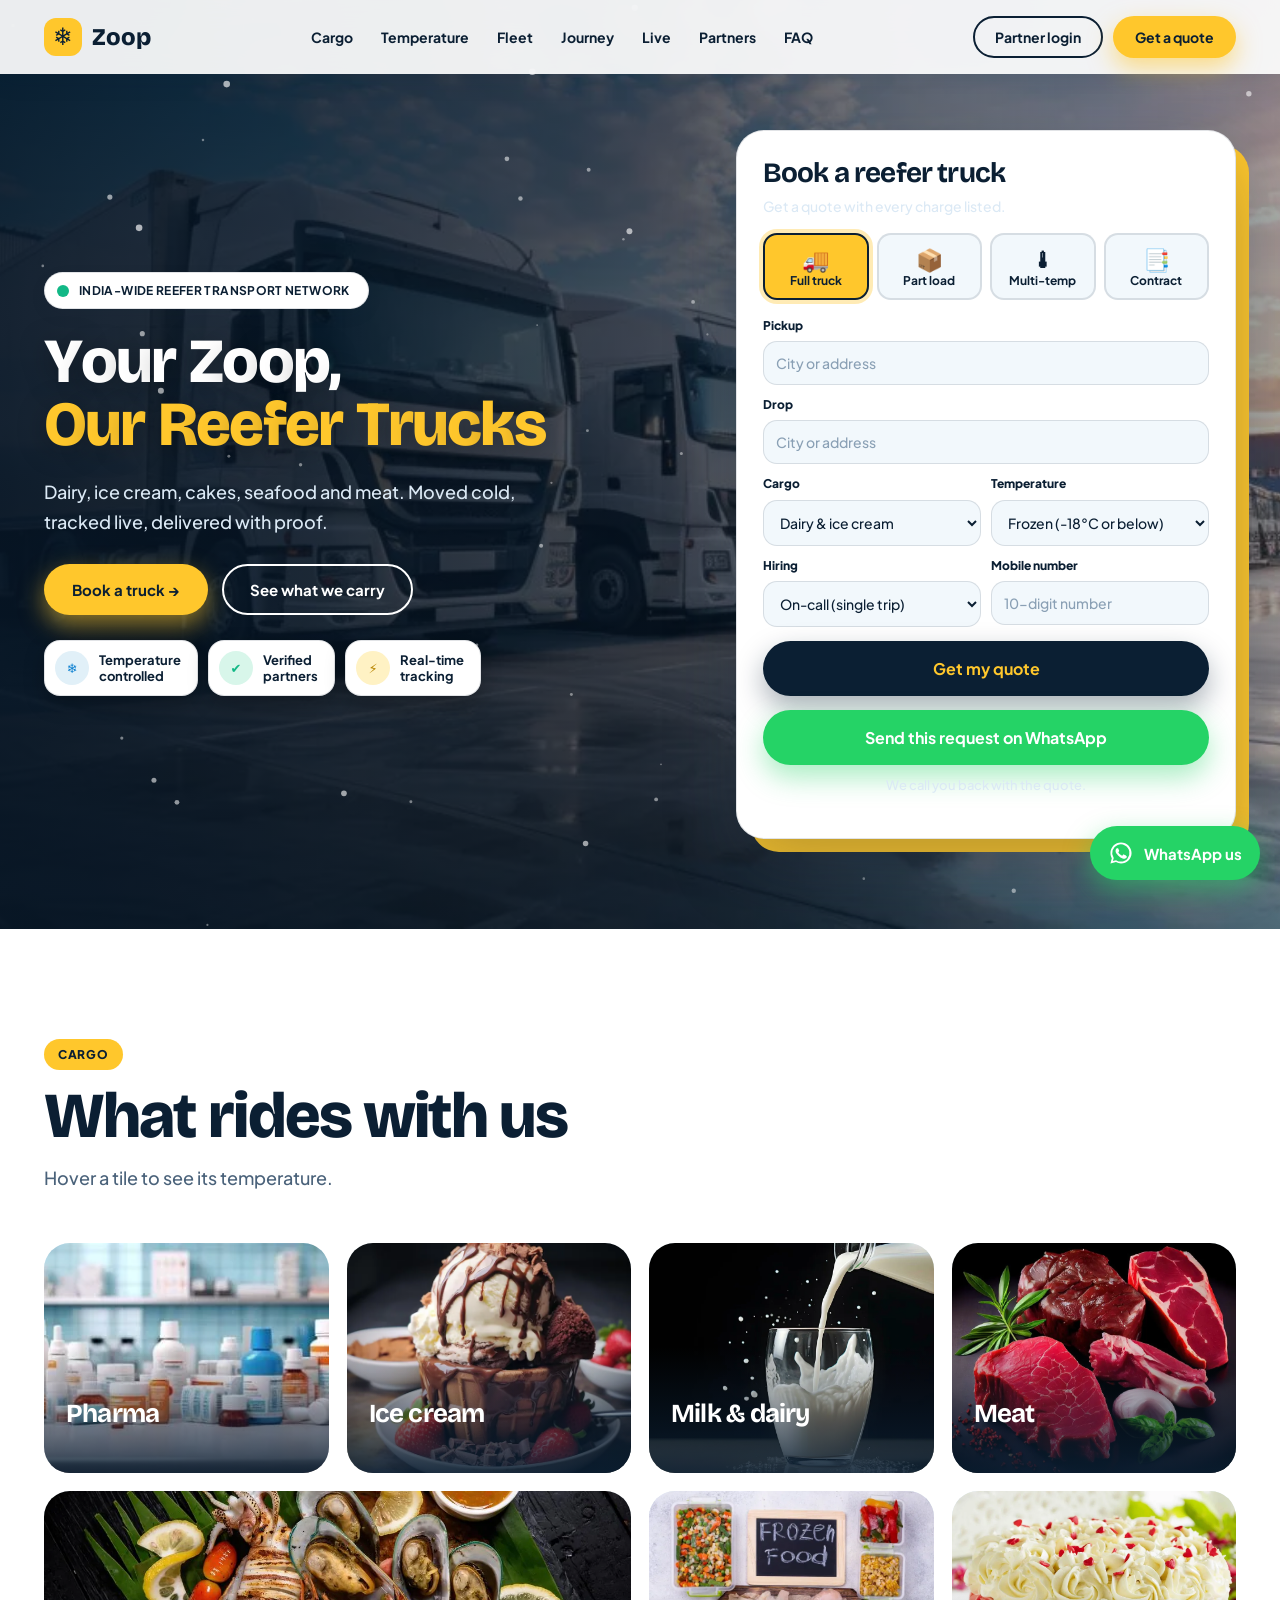
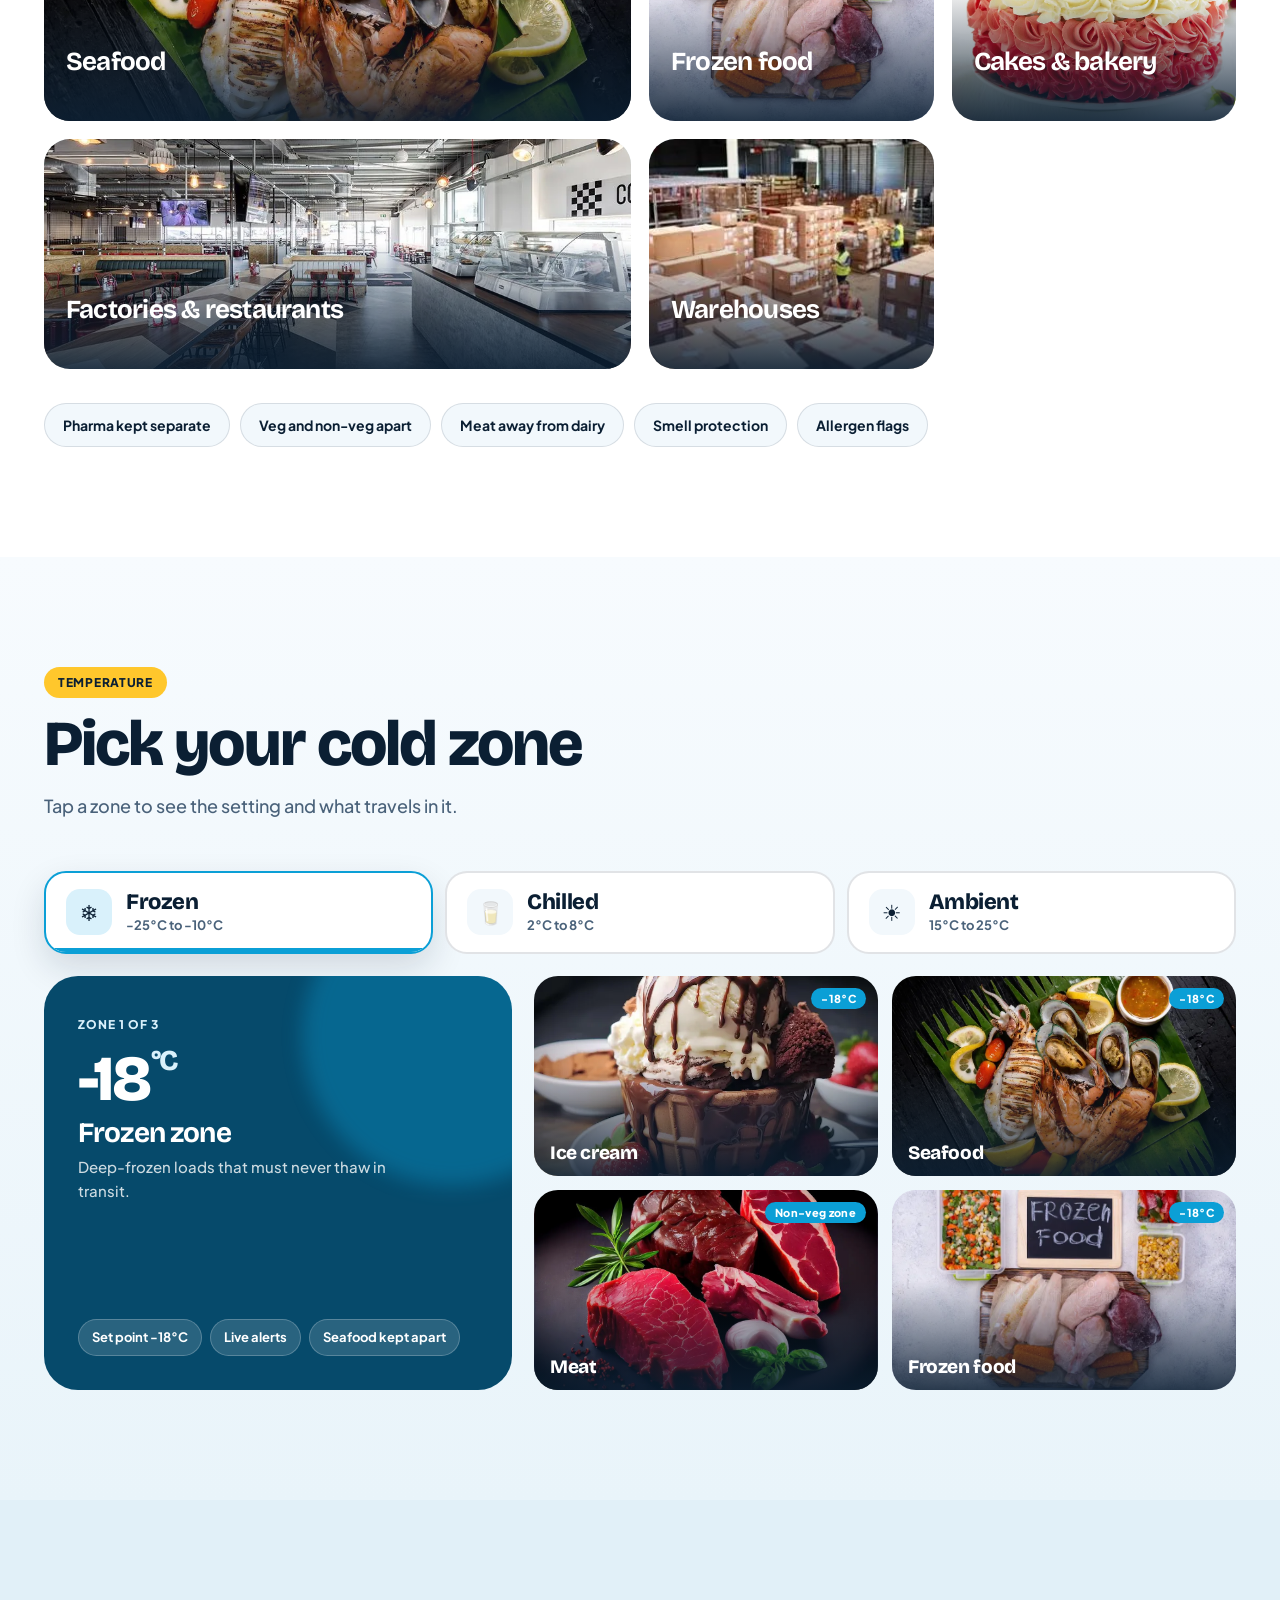
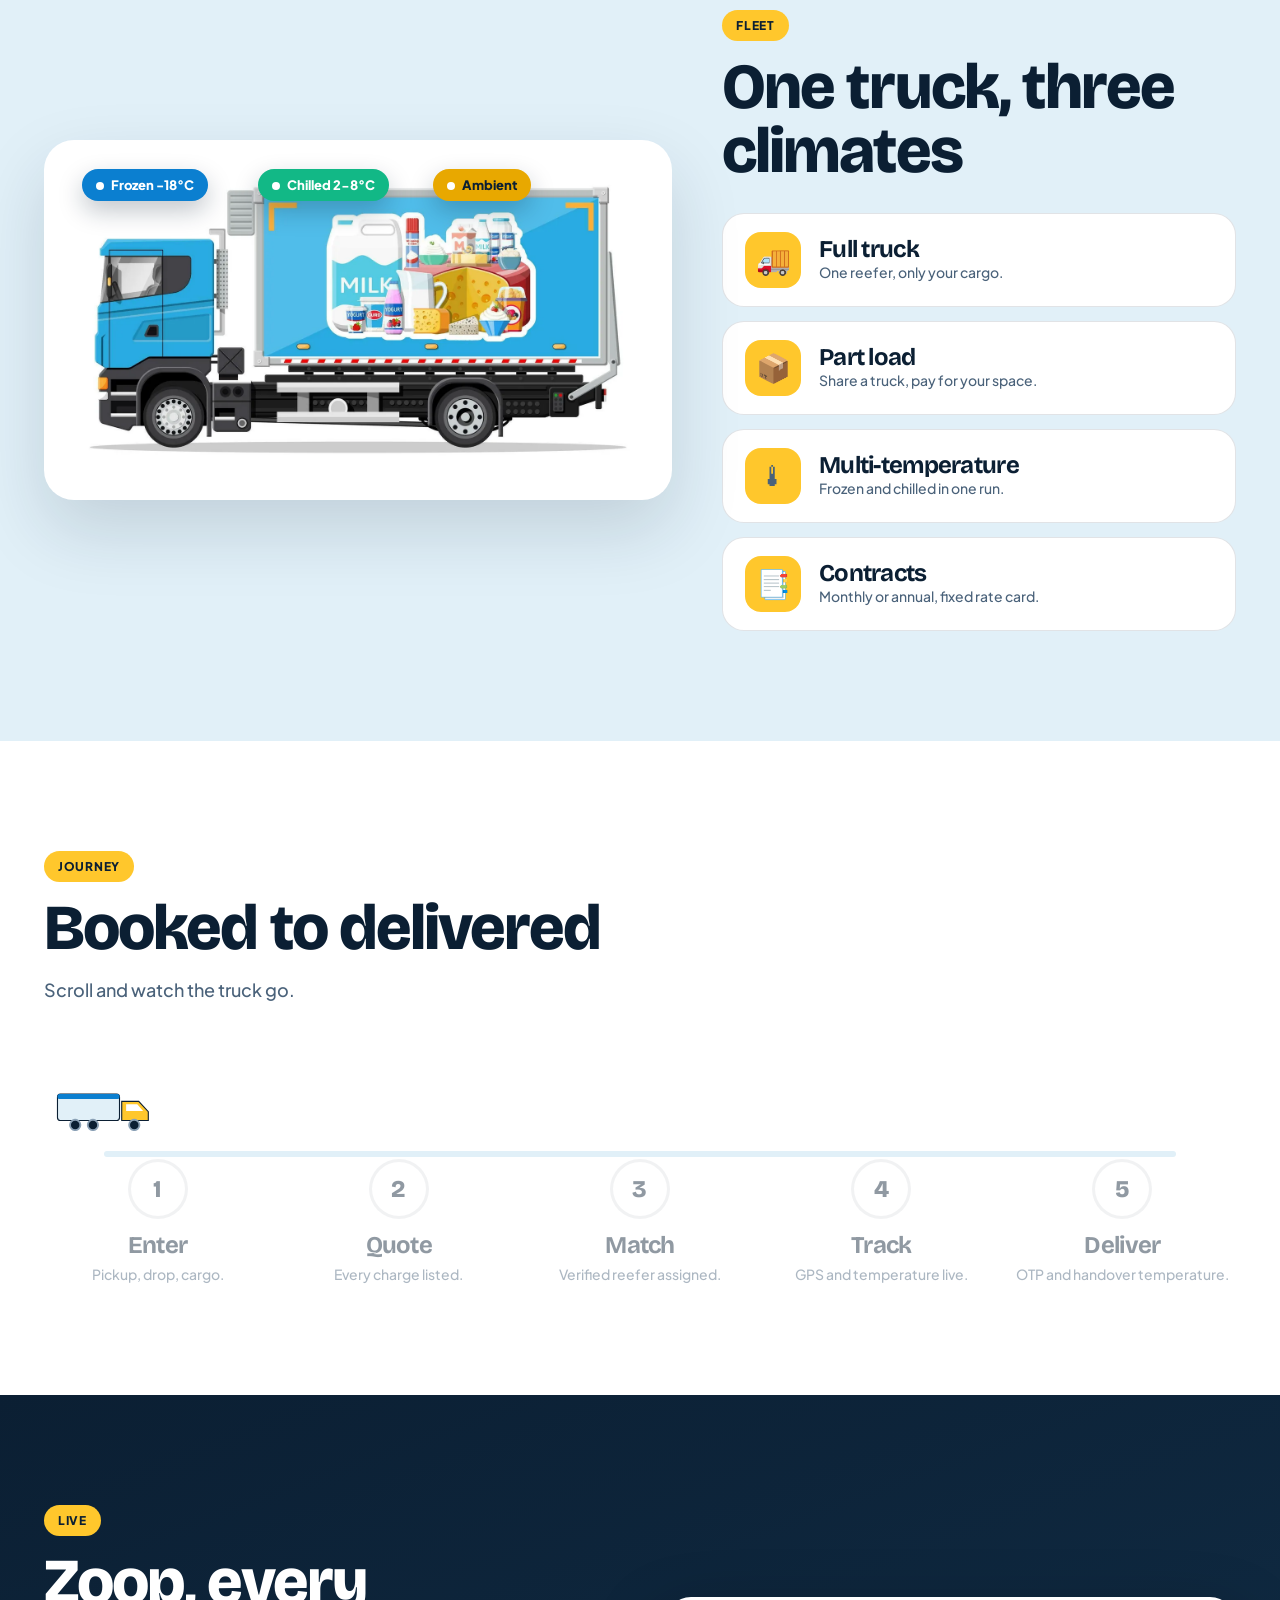
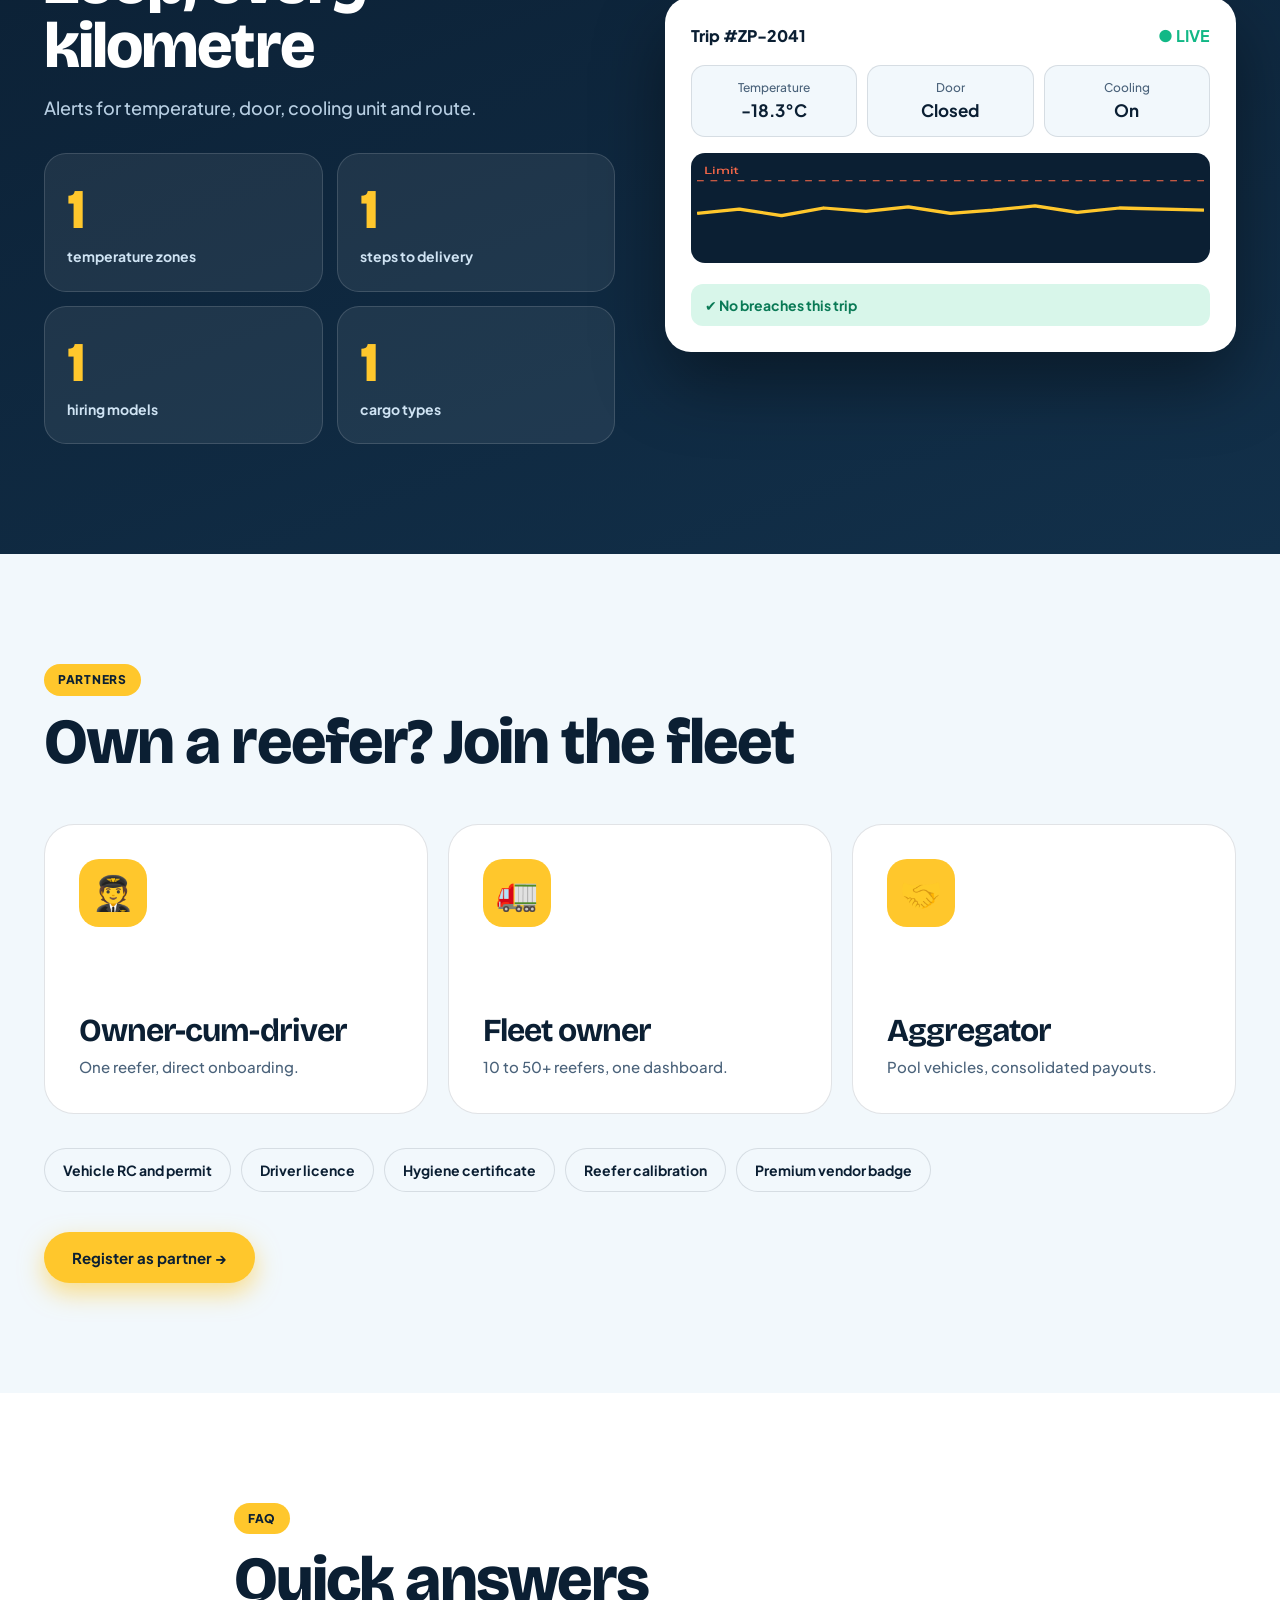
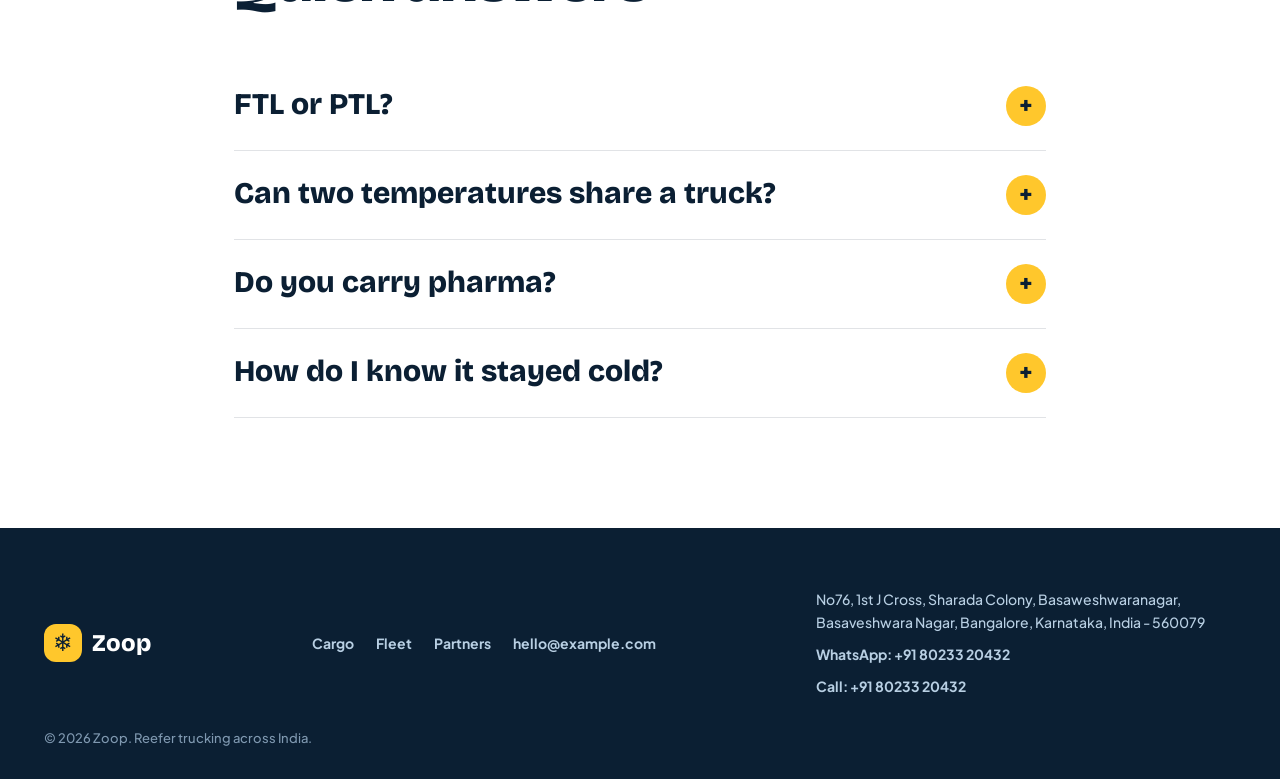
<file: index.html>
<!DOCTYPE html>
<html lang="en">
<head>
<meta charset="UTF-8" />
<meta name="viewport" content="width=device-width, initial-scale=1.0" />
<title>Zoop | Reefer Trucks Across India</title>
<meta name="description" content="Book temperature-controlled reefer trucks across India. Live temperature tracking, multi-temperature vehicles, verified partners." />
<meta name="theme-color" content="#FFC72C" />
<link rel="preconnect" href="https://fonts.googleapis.com" />
<link rel="preconnect" href="https://fonts.gstatic.com" crossorigin />
<link href="https://fonts.googleapis.com/css2?family=Plus+Jakarta+Sans:wght@400;500;600;700&family=Bricolage+Grotesque:opsz,wght@12..96,700;12..96,800&display=swap" rel="stylesheet" />
<style>


/* =========================================
   ZOOP HERO SECTION - MOBILE RESPONSIVE FIX
   Add this at the END of your existing CSS
========================================= */

/* Desktop hero */
.hero {
    width: 100%;
    min-height: 680px;
    display: flex;
    align-items: center;
    padding: 125px 0 85px;
    overflow: hidden;
    background:
        linear-gradient(
            90deg,
            rgba(7, 22, 38, .90) 0%,
            rgba(7, 22, 38, .72) 48%,
            rgba(7, 22, 38, .35) 100%
        ),
        url("images/truckhero.webp") center / cover no-repeat;
}

.hero .wrap {
    width: 100%;
    display: grid;
    grid-template-columns: minmax(0, 1fr) minmax(0, 500px);
    align-items: center;
    gap: 48px;
}

.hero .wrap > div:first-child {
    min-width: 0;
}

.hero h1 {
    color: #fff;
    font-size: clamp(42px, 5vw, 76px);
    line-height: 1.04;
    overflow-wrap: normal;
}

.hero h1 .ln:last-child {
    color: var(--y);
}

.hero .wrap > div:first-child > p {
    color: #dbe9f5;
    max-width: 480px;
    font-size: 18px;
    line-height: 1.65;
}

.hero__cta {
    display: flex;
    flex-wrap: wrap;
    gap: 12px;
    margin-top: 25px;
}

.hero .btn--line {
    border-color: #fff;
    color: #fff;
}

.hero .btn--line:hover {
    background: #fff;
    color: var(--ink);
}

.hero .strip {
    display: flex;
    flex-wrap: wrap;
    gap: 10px;
    margin-top: 25px;
}

.hero .strip span {
    box-shadow: 0 8px 20px rgba(0, 0, 0, .2);
}

.bookwrap {
    width: 100%;
    min-width: 0;
}

.book {
    width: 100%;
    max-width: 500px;
    margin-left: auto;
    padding: 26px;
    border-radius: 26px;
    background: #fff;
    box-shadow: 0 25px 60px rgba(0, 0, 0, .25);
}

.book h2 {
    font-size: 28px;
    line-height: 1.2;
}

.book > p {
    margin: 6px 0 16px;
    color: var(--tx);
    font-size: 14px;
}

.book .svc {
    display: grid;
    grid-template-columns: repeat(4, minmax(0, 1fr));
    gap: 8px;
}

.book .svc button {
    min-width: 0;
    padding: 10px 4px;
    font-size: 12px;
}

.book .svc button span {
    font-size: 21px;
}

.book .fg {
    display: grid;
    grid-template-columns: repeat(2, minmax(0, 1fr));
    gap: 12px;
}

.book .fg .full {
    grid-column: 1 / -1;
}

.book .fg input,
.book .fg select {
    min-width: 0;
    width: 100%;
    padding: 12px;
    font-size: 13px;
}

.book .btn {
    width: 100%;
    margin-top: 16px;
}

/* Tablet */
@media (max-width: 960px) {
    .hero {
        min-height: auto;
        display: block;
        padding: 110px 0 65px;
        background:
            linear-gradient(
                180deg,
                rgba(7, 22, 38, .90),
                rgba(7, 22, 38, .76)
            ),
            url("images/truckhero.webp") center / cover no-repeat;
    }

    .hero .wrap {
        grid-template-columns: minmax(0, 1fr);
        gap: 35px;
    }

    .hero .wrap > div:first-child {
        max-width: 680px;
    }

    .book {
        max-width: 100%;
        margin: 0 auto;
    }

    .hero h1 {
        font-size: clamp(42px, 7vw, 62px);
    }
}

/* Mobile */
@media (max-width: 600px) {
    .hero {
        min-height: auto;
        padding: 100px 0 42px;
        background-position: 60% center;
    }

    .hero .wrap {
        padding-left: 18px;
        padding-right: 18px;
        gap: 25px;
    }

    .tagline {
        max-width: 100%;
        padding: 8px 12px;
        gap: 8px;
        font-size: 10px;
        line-height: 1.5;
    }

    .tagline b {
        flex: 0 0 10px;
    }

    .hero h1 {
        margin: 20px 0 15px;
        font-size: clamp(34px, 9vw, 43px);
        line-height: 1.08;
        letter-spacing: -.04em;
    }

    .hero h1 .ln {
        display: block;
    }

    .hero .wrap > div:first-child > p {
        max-width: 100%;
        font-size: 15px;
        line-height: 1.65;
    }

    .hero__cta {
        gap: 10px;
        margin-top: 20px;
    }

    .hero__cta .btn {
        padding: 12px 17px;
        font-size: 13px;
    }

    .hero .strip {
        display: grid;
        grid-template-columns: repeat(3, minmax(0, 1fr));
        gap: 7px;
        margin-top: 20px;
    }

    .hero .strip span {
        min-width: 0;
        padding: 9px 6px;
        gap: 5px;
        flex-direction: column;
        align-items: flex-start;
        border-radius: 13px;
        font-size: 10px;
        line-height: 1.35;
    }

    .hero .strip i {
        width: 27px;
        height: 27px;
        font-size: 13px;
    }

    /* Booking card */
    .book {
        padding: 19px 15px;
        border-radius: 20px;
    }

    .book::before {
        inset: 7px -6px -7px 7px;
        border-radius: 20px;
    }

    .book h2 {
        font-size: 23px;
    }

    .book > p {
        font-size: 12px;
        margin-bottom: 12px;
    }

    .book .svc {
        grid-template-columns: repeat(2, minmax(0, 1fr));
        gap: 8px;
        margin-bottom: 14px;
    }

    .book .svc button {
        padding: 9px 5px;
        font-size: 12px;
        border-radius: 12px;
    }

    .book .svc button span {
        font-size: 19px;
    }

    .book .fg {
        grid-template-columns: repeat(2, minmax(0, 1fr));
        gap: 10px;
    }

    .book .fg .full {
        grid-column: 1 / -1;
    }

    .book .fg label {
        font-size: 11px;
    }

    .book .fg input,
    .book .fg select {
        width: 100%;
        min-width: 0;
        padding: 11px 8px;
        font-size: 12px;
        border-radius: 10px;
    }

    .book .btn {
        padding: 14px;
        font-size: 14px;
        margin-top: 14px;
    }

    #formNote {
        font-size: 11px;
    }

    /* Disable decorative image card positioning in hero */
    .hero .hv,
    .hero .temp,
    .hero .route {
        display: none;
    }
}

/* Very small phones */
@media (max-width: 380px) {
    .hero {
        padding-top: 95px;
    }

    .hero .wrap {
        padding-left: 14px;
        padding-right: 14px;
    }

    .hero h1 {
        font-size: 34px;
    }

    .hero__cta .btn {
        padding: 11px 13px;
        font-size: 12px;
    }

    .hero .strip span {
        font-size: 9px;
    }

    .book {
        padding: 16px 12px;
    }

    .book .fg {
        gap: 8px;
    }

    .book .fg input,
    .book .fg select {
        font-size: 11px;
    }
}

*,*::before,*::after{box-sizing:border-box;margin:0;padding:0}
:root{--ink:#0b1f33;--ink2:#12304a;--frost:#f2f8fc;--ice:#e1f0f8;--blue:#0b7fd0;--cy:#14b8d4;--mint:#12b886;--y:#ffc72c;--tx:#4a627a;--line:rgba(11,31,51,.12);--d:"Bricolage Grotesque","Plus Jakarta Sans",system-ui,sans-serif;--t:#4cc9f0}
html{scroll-behavior:smooth;scroll-padding-top:70px}
html,body{overflow-x:clip}
body{font:500 16px/1.6 "Plus Jakarta Sans",system-ui,sans-serif;color:var(--tx);background:var(--frost)}
a{color:inherit;text-decoration:none}ul,ol{list-style:none}img{display:block;max-width:100%}
.wrap{width:100%;max-width:1240px;margin:0 auto;padding:0 24px}
h1,h2,h3{font-family:var(--d);color:var(--ink);line-height:1;letter-spacing:-.03em}
:focus-visible{outline:3px solid var(--blue);outline-offset:3px}
::selection{background:var(--y);color:var(--ink)}
.btn{display:inline-flex;align-items:center;justify-content:center;gap:8px;padding:14px 26px;border-radius:999px;border:2px solid transparent;font:700 15px "Plus Jakarta Sans",system-ui,sans-serif;cursor:pointer;transition:transform .2s,box-shadow .25s,background .25s,color .25s}
.btn:hover{transform:translateY(-3px)}
.btn--cta{background:var(--y);color:var(--ink);box-shadow:0 10px 24px rgba(255,199,44,.55)}.btn--cta:hover{box-shadow:0 14px 34px rgba(255,199,44,.8)}
.btn--line{border-color:var(--ink);color:var(--ink)}.btn--line:hover{background:var(--ink);color:#fff}
.btn--ink{background:var(--ink);color:var(--y);box-shadow:0 12px 28px rgba(11,31,51,.35)}
.progress{position:fixed;top:0;left:0;height:4px;width:100%;z-index:100;transform:scaleX(0);transform-origin:0 50%;background:linear-gradient(90deg,var(--y),var(--cy))}
/* nav */
.nav{position:fixed;top:0;left:0;right:0;z-index:50;transition:background .3s,box-shadow .3s}
.nav.on{background:rgba(255,255,255,.88);backdrop-filter:blur(14px);box-shadow:0 6px 24px rgba(11,31,51,.08)}
.nav__in{display:flex;align-items:center;justify-content:space-between;gap:16px;height:74px}
.logo{display:flex;align-items:center;gap:10px;font:800 24px var(--d);color:var(--ink)}
.logo i{display:grid;place-items:center;width:38px;height:38px;border-radius:12px;background:var(--y);color:var(--ink);font-style:normal;animation:spin 14s linear infinite}
@keyframes spin{to{transform:rotate(360deg)}}
.nav__l{display:flex;gap:28px;margin:0 auto}.nav__l a{font-weight:700;font-size:14px;color:var(--ink);position:relative;white-space:nowrap}
.nav__l a::after{content:"";position:absolute;left:0;bottom:-6px;height:3px;width:0;border-radius:3px;background:var(--y);transition:width .25s}.nav__l a:hover::after{width:100%}
.nav__r{display:flex;gap:10px}.nav__r .btn{padding:10px 20px;font-size:14px}
.burger{display:none;background:none;border:0;cursor:pointer;padding:8px}.burger span{display:block;width:26px;height:2px;background:var(--ink);margin:6px 0}
/* hero */
.hero{position:relative;overflow:hidden;isolation:isolate;padding:140px 0 100px;background:radial-gradient(ellipse 50% 60% at 95% 5%,#cfe9f7,transparent 70%),radial-gradient(ellipse 40% 40% at 0% 100%,rgba(255,199,44,.25),transparent 70%),linear-gradient(#f4f9fd,#e6f3fa)}
#snow{position:absolute;inset:0;width:100%;height:100%;z-index:-1;pointer-events:none}
.hero .wrap{display:grid;grid-template-columns:1.05fr .95fr;gap:56px;align-items:center}
.tagline{display:inline-flex;align-items:center;gap:10px;padding:8px 18px 8px 12px;border-radius:999px;background:#fff;border:1px solid var(--line);color:var(--ink);font-size:12px;font-weight:700;letter-spacing:.03em;box-shadow:0 6px 18px rgba(11,31,51,.06)}
.tagline b{width:12px;height:12px;border-radius:50%;background:var(--mint);animation:pl 1.8s infinite}
@keyframes pl{0%{box-shadow:0 0 0 0 rgba(18,184,134,.6)}70%,100%{box-shadow:0 0 0 12px transparent}}
.hero h1{margin:22px 0 20px;font-size:clamp(38px,4.9vw,78px);font-weight:800;line-height:1}
.hero h1 .ln{display:block}.hero h1 .ln:last-child{color:var(--blue)}
.w{display:inline-block;white-space:nowrap;margin-right:.22em}
.ch{display:inline-block;animation:drop .9s cubic-bezier(.3,1.6,.5,1) backwards,hop 2.8s ease-in-out infinite;animation-delay:calc(var(--i)*.05s),calc(1.4s + var(--i)*.09s);cursor:default}
.ch:hover{animation:none;transform:translateY(-.18em) rotate(-6deg);color:#e8a800;transition:transform .15s}
@keyframes drop{from{transform:translateY(-1.2em) scale(.6);opacity:0}}
@keyframes hop{0%,55%,100%{transform:none}22%{transform:translateY(-.16em)}38%{transform:translateY(0)}45%{transform:translateY(-.05em)}}
.hero p{max-width:480px;font-size:18px}
.hero__cta{display:flex;flex-wrap:wrap;gap:14px;margin-top:28px}
.strip{display:flex;gap:12px;flex-wrap:wrap;margin-top:34px}
.strip span{display:flex;align-items:center;gap:10px;padding:10px 16px 10px 10px;border-radius:16px;background:#fff;border:1px solid var(--line);font-size:13px;font-weight:700;color:var(--ink);line-height:1.25}
.strip i{display:grid;place-items:center;width:34px;height:34px;border-radius:50%;background:var(--ice);font-style:normal;color:var(--blue)}.strip .g i{background:#d8f6ea;color:var(--mint)}.strip .y i{background:#fff2c4;color:#b78500}
.hv{position:relative}
.hv::before{content:"";position:absolute;inset:22px -20px -22px 22px;border-radius:36px;background:var(--y);z-index:-1}
.hv img{width:100%;aspect-ratio:4/3.2;object-fit:cover;border-radius:36px;box-shadow:0 30px 70px rgba(11,31,51,.28);transform:translate(var(--mx,0),var(--my,0));transition:transform .4s ease-out}
.temp,.route{position:absolute;background:#fff;border-radius:20px;box-shadow:0 18px 40px rgba(11,31,51,.2);color:var(--ink)}
.temp{left:-34px;top:10%;display:flex;align-items:center;gap:12px;padding:12px 18px;animation:bob 5s ease-in-out infinite}
@keyframes bob{50%{transform:translateY(-10px)}}
.temp em{display:grid;place-items:center;width:40px;height:40px;border-radius:12px;background:var(--ice);font-style:normal;font-size:22px;color:var(--blue)}
.temp small{display:block;font-size:11px;font-weight:700;letter-spacing:.04em;color:var(--tx)}.temp strong{font:800 26px var(--d);letter-spacing:-.02em}
.temp b{width:11px;height:11px;border-radius:50%;background:var(--mint);box-shadow:0 0 10px var(--mint)}
.route{right:-10px;bottom:-24px;display:flex;align-items:center;gap:10px;padding:12px 20px;border-radius:999px;font-weight:800;font-size:14px}
.route s{width:50px;border-top:2px dotted var(--blue);text-decoration:none}
/* hero booking card */
.hero{padding:130px 0 90px;background:linear-gradient(90deg,rgba(244,249,253,.97) 0%,rgba(244,249,253,.9) 42%,rgba(230,243,250,.5) 100%),url(images/truckhero.webp) center/cover no-repeat}
.hero .wrap{grid-template-columns:1fr 500px;gap:48px;align-items:center}
.book{position:relative;padding:26px;border-radius:28px;background:#fff;border:1px solid var(--line);box-shadow:0 30px 70px rgba(11,31,51,.28)}
.book::before{content:"";position:absolute;inset:14px -14px -14px 14px;border-radius:28px;background:var(--y);z-index:-1}
.book h2{font-size:28px}
.book>p{margin:4px 0 16px;font-size:14px}
.book .svc{gap:8px;margin-bottom:16px}
.book .svc button{padding:10px 4px;border-radius:14px;font-size:12px}
.book .svc button span{font-size:22px}
.book .fg{grid-template-columns:1fr 1fr;gap:10px}
.book .fg .full{grid-column:1/-1}
.book .fg input,.book .fg select{padding:12px;font-size:14px}
.book .btn{margin-top:14px;padding:15px;font-size:16px;width:100%}
.book #formNote{margin-top:10px}
@media(max-width:600px){.book{padding:20px}.book .fg{grid-template-columns:1fr}.book .fg .full{grid-column:auto}.hero{padding:110px 0 70px}}
/* hero: truck photo behind the headline */
.hero{min-height:680px;display:flex;align-items:center;background:linear-gradient(90deg,rgba(7,22,38,.9) 0%,rgba(7,22,38,.72) 45%,rgba(7,22,38,.35) 100%),url(images/truckhero.webp) center/cover no-repeat}
.hero .wrap{position:relative}
.hero h1{color:#fff;text-shadow:0 4px 28px rgba(0,0,0,.35)}
.hero h1 .ln:last-child{color:var(--y)}
.hero>.wrap p{color:#dbe9f5}
.hero .btn--line{border-color:#fff;color:#fff}
.hero .btn--line:hover{background:#fff;color:var(--ink)}
.hero .strip span{box-shadow:0 8px 20px rgba(0,0,0,.25)}
.nav{background:rgba(255,255,255,.92);backdrop-filter:blur(14px);box-shadow:0 6px 24px rgba(11,31,51,.1)}
.book p{color:var(--tx)}
@media(max-width:960px){.hero{min-height:0;display:block;background:linear-gradient(180deg,rgba(7,22,38,.88),rgba(7,22,38,.6)),url(images/truckhero.webp) center/cover no-repeat}}
/* sections */
.sec{position:relative;padding:110px 0;overflow:hidden}
.hd{max-width:820px;margin-bottom:50px}.hd h2{font-size:clamp(34px,5vw,70px);font-weight:800}
.hd p{margin-top:16px;font-size:18px;max-width:520px}
.eyebrow{display:inline-block;margin-bottom:14px;padding:6px 14px;border-radius:999px;background:var(--y);color:var(--ink);font-size:12px;font-weight:800;letter-spacing:.06em;text-transform:uppercase}
.rv{opacity:0;transform:translateY(40px);transition:opacity .8s ease var(--dl,0s),transform .8s cubic-bezier(.2,.7,.2,1) var(--dl,0s)}.rv.in{opacity:1;transform:none}
.dk{color:#b8cfe3}.dk h2,.dk h3{color:#fff}
/* cargo */
.work{background:#fff}
.gal{display:grid;grid-template-columns:repeat(4,1fr);grid-auto-rows:230px;gap:18px}
.tile{position:relative;overflow:hidden;border-radius:26px;background:var(--ice);cursor:pointer;transition:transform .4s cubic-bezier(.2,.7,.2,1),box-shadow .4s}
.tile img{position:absolute;inset:0;width:100%;height:100%;object-fit:cover;transition:transform .9s ease}
.tile:hover{transform:translateY(-8px) rotate(-.8deg);box-shadow:0 0 0 3px var(--y),0 30px 60px rgba(11,31,51,.25)}.tile:hover img{transform:scale(1.1)}
.tile::after{content:"";position:absolute;inset:0;background:linear-gradient(180deg,transparent 45%,rgba(11,31,51,.88))}
.tile figcaption{position:absolute;z-index:2;left:22px;right:22px;bottom:18px;color:#fff}
.tile h3{font-size:26px;color:#fff}.tile small{display:block;margin-top:6px;color:var(--y);font-weight:700;opacity:0;transform:translateY(10px);transition:.35s}.tile:hover small{opacity:1;transform:none}
.t1{grid-row:span 2}.t4,.t8{grid-column:span 2}
.chips{display:flex;flex-wrap:wrap;gap:10px;margin-top:34px}
.chips span{padding:10px 18px;border-radius:999px;background:var(--frost);border:1px solid var(--line);font-size:14px;font-weight:700;color:var(--ink);transition:.25s}.chips span:hover{background:var(--y);border-color:var(--y);transform:translateY(-3px)}
/* temperature tabs (new) */
.tz{background:linear-gradient(180deg,#f7fbfe,#e9f4fa);--c:#0b9fd6;--c2:#d9f1fb;--cd:#064a6b}
.tz.z-ch{--c:#12b886;--c2:#d8f6ea;--cd:#075c43}
.tz.z-am{--c:#e8a800;--c2:#fff2c4;--cd:#5c4200}
.tz .wrap{position:relative}
.tabs{display:grid;grid-template-columns:repeat(3,1fr);gap:12px;margin-bottom:22px}
.ztab{position:relative;overflow:hidden;display:flex;align-items:center;gap:14px;padding:16px 20px;border-radius:22px;background:#fff;border:2px solid var(--line);font:inherit;color:var(--ink);text-align:left;cursor:pointer;transition:transform .3s,border-color .3s,box-shadow .3s}
.ztab:hover{transform:translateY(-4px)}
.ztab i{display:grid;place-items:center;flex:none;width:46px;height:46px;border-radius:14px;background:var(--frost);font-style:normal;font-size:22px;transition:background .3s}
.ztab strong{display:block;font:800 22px var(--d);letter-spacing:-.02em}
.ztab small{display:block;font-size:13px;font-weight:700;color:var(--tx)}
.ztab::after{content:"";position:absolute;left:0;bottom:0;height:4px;width:100%;background:var(--c);transform:scaleX(0);transform-origin:0 50%}
.ztab.on{border-color:var(--c);box-shadow:0 14px 34px rgba(11,31,51,.14)}
.ztab.on i{background:var(--c2)}
.ztab.on::after{transform:scaleX(1);transition:transform 5s linear}
.ztab.paused::after{transition:none}
.room{display:grid;grid-template-columns:.8fr 1.2fr;gap:22px}
.room__main{position:relative;overflow:hidden;padding:34px;border-radius:34px;background:var(--cd);color:#fff;display:flex;flex-direction:column;justify-content:space-between;gap:24px;transition:background .6s}
.room__main::before{content:"";position:absolute;right:-90px;top:-90px;width:300px;height:300px;border-radius:50%;background:var(--c);opacity:.35;filter:blur(10px);transition:background .6s}
.room__main>*{position:relative}
.room__main small{font-size:12px;font-weight:800;letter-spacing:.08em;text-transform:uppercase;color:var(--c2)}
.room__n{font:800 clamp(44px,5vw,70px)/1 var(--d);letter-spacing:-.04em;margin:12px 0 8px}
.room__n span{font-size:.45em;vertical-align:top;margin-left:2px;color:var(--c2)}
.room__main h3{color:#fff;font-size:28px}
.room__main p{margin-top:8px;color:rgba(255,255,255,.8);font-size:15px;max-width:340px}
.specs{display:flex;gap:8px;flex-wrap:wrap}
.specs span{padding:7px 13px;border-radius:999px;background:rgba(255,255,255,.14);border:1px solid rgba(255,255,255,.22);font-size:13px;font-weight:700}
.room__list{display:grid;grid-template-columns:repeat(2,1fr);gap:14px;align-content:start}
.ci{position:relative;height:200px;border-radius:24px;overflow:hidden;background:var(--ice);animation:pop .5s cubic-bezier(.2,.9,.3,1.2) backwards;animation-delay:calc(var(--k)*.07s)}
@keyframes pop{from{opacity:0;transform:translateY(18px) scale(.95)}}
.ci img{width:100%;height:100%;object-fit:cover;transition:transform .8s}
.ci:hover img{transform:scale(1.08)}
.ci::after{content:"";position:absolute;inset:0;background:linear-gradient(transparent 45%,rgba(11,31,51,.85))}
.ci b{position:absolute;z-index:2;left:16px;bottom:12px;color:#fff;font:800 19px var(--d);letter-spacing:-.02em}
.ci em{position:absolute;z-index:2;top:12px;right:12px;padding:4px 10px;border-radius:999px;background:var(--c);color:#fff;font:800 11px "Plus Jakarta Sans",system-ui,sans-serif;font-style:normal;letter-spacing:.03em;transition:background .5s}
/* fleet */
.fleet{background:var(--ice)}
.fleet__g{display:grid;grid-template-columns:1.1fr .9fr;gap:50px;align-items:center}
.tk{position:relative;border-radius:30px;background:#fff;padding:26px;box-shadow:0 30px 70px rgba(11,31,51,.15)}.tk img{width:100%;border-radius:18px}
.hs{position:absolute;top:8%;padding:8px 14px;border-radius:999px;font:800 13px "Plus Jakarta Sans",system-ui,sans-serif;color:#fff;white-space:nowrap;animation:fl2 3s ease-in-out infinite;box-shadow:0 10px 24px rgba(11,31,51,.25)}
.hs::before{content:"";display:inline-block;width:8px;height:8px;border-radius:50%;background:#fff;margin-right:7px;animation:pl 1.6s infinite}
.hs1{left:6%;background:var(--blue)}.hs2{left:34%;background:var(--mint);animation-delay:.5s}.hs3{left:62%;background:#e8a800;color:var(--ink);animation-delay:1s}
@keyframes fl2{50%{transform:translateY(-8px)}}
.ways{display:grid;gap:14px}
.way{display:flex;align-items:center;gap:18px;padding:18px 22px;border-radius:22px;background:#fff;border:1px solid var(--line);transition:transform .3s,box-shadow .3s}
.way:hover{transform:translateX(10px);box-shadow:0 16px 36px rgba(11,31,51,.12)}
.way span{display:grid;place-items:center;flex:none;width:56px;height:56px;border-radius:16px;background:var(--y);font-size:28px}
.way h3{font-size:24px}.way p{font-size:14px}
/* journey */
.jr{background:#fff}
.track{position:relative;padding-top:70px}
.line{position:absolute;left:5%;right:5%;top:96px;height:6px;border-radius:6px;background:var(--ice)}
.line i{position:absolute;left:0;top:0;height:100%;width:0;border-radius:6px;background:linear-gradient(90deg,var(--y),var(--cy))}
.jt{position:absolute;top:36px;left:5%;width:96px;margin-left:-48px;transition:left .15s linear}
.stops{display:grid;grid-template-columns:repeat(5,1fr);gap:14px;position:relative}
.stop{text-align:center;padding-top:34px;opacity:.45;transition:.4s}.stop.on{opacity:1}
.stop b{display:grid;place-items:center;width:60px;height:60px;margin:0 auto 14px;border-radius:50%;background:#fff;border:3px solid var(--line);font:800 24px var(--d);color:var(--ink);transition:.4s}
.stop.on b{background:var(--y);border-color:var(--y);box-shadow:0 0 0 8px rgba(255,199,44,.3)}
.stop h3{font-size:24px}.stop p{font-size:14px;margin-top:6px}
/* live */
.live{background:linear-gradient(160deg,var(--ink),var(--ink2))}
.live__g{display:grid;grid-template-columns:1fr 1fr;gap:50px;align-items:center}
.big{display:grid;grid-template-columns:1fr 1fr;gap:14px;margin-top:30px}
.big div{padding:22px;border-radius:22px;background:rgba(255,255,255,.07);border:1px solid rgba(255,255,255,.14)}
.big strong{display:block;font:800 56px var(--d);color:var(--y);letter-spacing:-.04em}.big span{font-size:14px;font-weight:700;color:#cfe3f3}
.dash{padding:26px;border-radius:26px;background:#fff;color:var(--ink);box-shadow:0 30px 70px rgba(0,0,0,.4)}
.dash__t{display:flex;justify-content:space-between;font-weight:800;margin-bottom:16px}.dash__t b{color:var(--mint);animation:bk 1.4s infinite}@keyframes bk{50%{opacity:.3}}
.dash__r{display:grid;grid-template-columns:repeat(3,1fr);gap:10px;margin-bottom:16px}
.dash__r div{padding:12px 6px;text-align:center;border-radius:14px;background:var(--frost);border:1px solid var(--line)}
.dash__r small{display:block;font-size:12px;color:var(--tx)}.dash__r strong{font-size:17px}
.dash svg{width:100%;height:110px;border-radius:14px;background:var(--ink);padding:6px}
.dash polyline{fill:none;stroke:var(--y);stroke-width:3;stroke-linejoin:round}
.ok{margin-top:14px;padding:10px 14px;border-radius:12px;background:#d8f6ea;color:#0a7a56;font-weight:700;font-size:14px}
/* partners */
.par{background:var(--frost)}
.pg{display:grid;grid-template-columns:repeat(3,1fr);gap:20px}
.pc{position:relative;min-height:290px;padding:34px;border-radius:30px;overflow:hidden;background:#fff;border:1px solid var(--line);display:flex;flex-direction:column;justify-content:flex-end;transition:transform .4s,box-shadow .4s}
.pc::before{content:"";position:absolute;inset:0;background:var(--ink);opacity:0;transition:opacity .4s}
.pc:hover{transform:translateY(-10px);box-shadow:0 30px 60px rgba(11,31,51,.25)}.pc:hover::before{opacity:1}
.pc>*{position:relative;transition:color .3s}.pc span{display:grid;place-items:center;width:68px;height:68px;border-radius:20px;background:var(--y);font-size:34px;margin-bottom:auto}
.pc h3{font-size:32px}.pc p{margin-top:8px;font-size:15px}.pc:hover h3{color:#fff}.pc:hover p{color:#cfe3f3}
/* quote */
.qt{background:var(--y)}
.qt::before{content:"";position:absolute;right:-120px;top:-120px;width:420px;height:420px;border-radius:50%;background:rgba(255,255,255,.35);pointer-events:none}
.qt .wrap{position:relative}.qt .hd p{color:#3a3000}.qt .eyebrow{background:var(--ink);color:var(--y)}
.form{padding:34px;border-radius:30px;background:#fff;box-shadow:0 40px 80px rgba(11,31,51,.25)}
.svc{display:grid;grid-template-columns:repeat(4,1fr);gap:12px;margin-bottom:22px}
.svc button{padding:16px 8px;border-radius:18px;border:2px solid var(--line);background:var(--frost);color:var(--ink);font:700 14px "Plus Jakarta Sans",system-ui,sans-serif;cursor:pointer;transition:.25s}
.svc button span{display:block;font-size:28px;pointer-events:none}.svc button:hover{transform:translateY(-4px)}
.svc button.is-active{border-color:var(--ink);background:var(--y);box-shadow:0 0 0 4px rgba(255,199,44,.35)}
.fg{display:grid;grid-template-columns:repeat(3,1fr);gap:14px}
.fg label{display:block;font-size:12px;font-weight:800;color:var(--ink);margin-bottom:6px}
.fg input,.fg select{width:100%;padding:14px;border-radius:14px;border:1.5px solid var(--line);background:var(--frost);color:var(--ink);font:500 15px "Plus Jakarta Sans",system-ui,sans-serif;outline:none;transition:.2s}
.fg input:focus,.fg select:focus{border-color:var(--blue);box-shadow:0 0 0 4px rgba(11,127,208,.18);background:#fff}.fg input::placeholder{color:#8aa0b5}
.form .btn{margin-top:20px;width:100%;padding:18px;font-size:17px}
#formNote{margin-top:12px;font-size:13px;text-align:center}#formNote.ok2{color:#0a7a56;font-weight:700}
/* faq */
.faq{background:#fff}.fq{max-width:860px}
details{border-bottom:1px solid var(--line)}
summary{display:flex;justify-content:space-between;gap:16px;padding:24px 0;font:800 clamp(20px,2.6vw,30px) var(--d);color:var(--ink);cursor:pointer;list-style:none;transition:color .2s}
summary::-webkit-details-marker{display:none}summary::after{content:"+";display:grid;place-items:center;flex:none;width:40px;height:40px;border-radius:50%;background:var(--y);font-size:26px;line-height:1;transition:transform .3s}
summary:hover{color:var(--blue)}details[open] summary::after{transform:rotate(45deg)}
details p{padding:0 0 24px;max-width:640px;animation:fi .35s}@keyframes fi{from{opacity:0;transform:translateY(-8px)}}
footer{padding:60px 0 30px;background:var(--ink);color:#b8cfe3}
.ft{display:flex;flex-wrap:wrap;gap:24px;justify-content:space-between;align-items:center}.ft .logo{color:#fff}
.ft nav{display:flex;flex-wrap:wrap;gap:22px;font-weight:700;font-size:14px}.ft nav a:hover{color:var(--y)}
.copy{margin-top:30px;font-size:13px;color:#7f98b0}
@media(max-width:1100px){.temp{left:10px}.route{right:10px}}
@media(max-width:960px){
.nav__l{position:absolute;top:74px;left:0;right:0;flex-direction:column;gap:0;background:rgba(255,255,255,.98);padding:6px 24px 18px;max-height:0;overflow:hidden;opacity:0;transition:.3s;margin:0;box-shadow:0 14px 30px rgba(11,31,51,.1)}.nav__l.open{max-height:380px;opacity:1}
.nav__l a{padding:14px 0;border-bottom:1px solid var(--line)}.burger{display:block}.nav__r{display:none}
.hero{padding:120px 0 80px}.hero .wrap{grid-template-columns:1fr;gap:50px}.hv{margin-right:20px}
.gal{grid-template-columns:repeat(2,1fr);grid-auto-rows:200px;grid-auto-flow:dense}.t1{grid-row:span 1}.gal .tile:last-child{grid-column:span 2}
.fleet__g,.live__g,.pg{grid-template-columns:1fr}.fg{grid-template-columns:1fr 1fr}
.room{grid-template-columns:1fr}
.stops{grid-template-columns:1fr}.line,.jt{display:none}.track{padding-top:0}.stop{opacity:1;padding-top:10px;display:flex;gap:16px;text-align:left;align-items:center}.stop b{margin:0;flex-shrink:0}
}
@media(max-width:600px){.sec{padding:80px 0}.svc{grid-template-columns:1fr 1fr}.fg{grid-template-columns:1fr}.form{padding:22px}.hs{display:none}.temp{left:6px;top:6%}
.tabs{grid-template-columns:1fr}.ztab{padding:12px 16px}.room__main{padding:24px}.room__list{gap:10px}.ci{height:140px;border-radius:18px}.ci b{font-size:16px;left:12px}
.gal{gap:12px;grid-auto-rows:150px}.t4,.t8{grid-column:span 2}.tile{border-radius:18px}.tile figcaption{left:14px;right:14px;bottom:12px}.tile h3{font-size:19px;line-height:1.1}.tile small{opacity:1;transform:none;font-size:12px}}
@media(prefers-reduced-motion:reduce){*,*::before,*::after{animation-duration:.001ms!important;animation-iteration-count:1!important;transition-duration:.001ms!important}.rv{opacity:1;transform:none}#snow{display:none}}

/* Cake image desktop size correction */
@media (min-width: 961px) {
    .gal .cake-tile {
        grid-row: span 1;
        grid-column: span 1;
        height: 230px;
    }

    .gal .cake-tile img {
        width: 100%;
        height: 100%;
        object-fit: cover;
        object-position: center;
    }
}
/* Fix empty spaces in cargo gallery - Desktop */
@media (min-width: 961px) {
    .gal {
        display: grid;
        grid-template-columns: repeat(4, 1fr);
        grid-auto-rows: 230px;
        grid-auto-flow: dense;
        gap: 18px;
    }

    .gal .tile {
        min-width: 0;
        height: 100%;
        overflow: hidden;
    }

    .gal .tile img {
        width: 100%;
        height: 100%;
        display: block;
        object-fit: cover;
    }

    /* Keep cake image in one row */
    .gal .cake-tile {
        grid-row: span 1;
        grid-column: span 1;
    }

    /* Keep wider images */
    .gal .t4,
    .gal .t8 {
        grid-column: span 2;
    }
}
.wa-float{position:fixed;right:20px;bottom:20px;z-index:90;display:flex;align-items:center;gap:10px;padding:14px 18px;border-radius:999px;background:#25d366;color:#fff;font:700 15px "Plus Jakarta Sans",system-ui,sans-serif;box-shadow:0 10px 26px rgba(37,211,102,.5);transition:transform .2s,box-shadow .25s}.wa-float:hover{transform:translateY(-3px);box-shadow:0 14px 32px rgba(37,211,102,.65)}.wa-float svg{width:26px;height:26px;fill:#fff;flex:none}
@media(max-width:600px){.wa-float{padding:14px;right:14px;bottom:14px}.wa-float span{display:none}}
.ft__c{display:flex;flex-direction:column;gap:10px;font-size:14px;max-width:420px}.ft__c address{font-style:normal;line-height:1.6}.ft__c a{font-weight:700}.ft__c a:hover{color:var(--y)}
.btn--wa{background:#25d366;color:#fff;box-shadow:0 12px 28px rgba(37,211,102,.4)}.btn--wa:hover{background:#1ebe5a}
</style>
</head>
<body>
<div class="progress"></div>
<header class="nav" id="nav"><div class="wrap nav__in">
  <a href="#home" class="logo"><i>❄</i>Zoop</a>
  <nav class="nav__l" id="links"><a href="#cargo">Cargo</a><a href="#temp">Temperature</a><a href="#fleet">Fleet</a><a href="#journey">Journey</a><a href="#live">Live</a><a href="#partners">Partners</a><a href="#faq">FAQ</a></nav>
  <div class="nav__r"><a href="#partners" class="btn btn--line">Partner login</a><a href="#quote" class="btn btn--cta">Get a quote</a></div>
  <button class="burger" id="burger" aria-label="Menu" aria-expanded="false"><span></span><span></span><span></span></button>
</div></header>

<section class="hero" id="home">
  <canvas id="snow"></canvas>
  <div class="wrap">
    <div>
      <span class="tagline"><b></b>INDIA-WIDE REEFER TRANSPORT NETWORK</span>
      <h1><span class="ln jump">Your Zoop,</span><span class="ln jump">Our Reefer Trucks</span></h1>
      <p>Dairy, ice cream, cakes, seafood and meat. Moved cold, tracked live, delivered with proof.</p>
      <div class="hero__cta"><a href="#quote" class="btn btn--cta">Book a truck →</a><a href="#cargo" class="btn btn--line">See what we carry</a></div>
      <div class="strip"><span><i>❄</i>Temperature<br>controlled</span><span class="g"><i>✔</i>Verified<br>partners</span><span class="y"><i>⚡</i>Real-time<br>tracking</span></div>
    </div>
    <div class="bookwrap" id="quote">
      <form class="book" id="quoteForm">
        <h2>Book a reefer truck</h2>
        <p>Get a quote with every charge listed.</p>
        <div class="svc">
          <button type="button" class="tab is-active" data-mode="FTL"><span>🚚</span>Full truck</button>
          <button type="button" class="tab" data-mode="PTL"><span>📦</span>Part load</button>
          <button type="button" class="tab" data-mode="Multi-temperature"><span>🌡</span>Multi-temp</button>
          <button type="button" class="tab" data-mode="Contract"><span>📑</span>Contract</button>
        </div>
        <div class="fg">
          <div class="full"><label for="pickup">Pickup</label><input id="pickup" placeholder="City or address" required/></div>
          <div class="full"><label for="drop">Drop</label><input id="drop" placeholder="City or address" required/></div>
          <div><label for="cargo-type">Cargo</label><select id="cargo-type"><option>Dairy &amp; ice cream</option><option>Cakes &amp; bakery</option><option>Seafood &amp; meat</option><option>Frozen food</option><option>Pharma (on approval)</option></select></div>
          <div><label for="temp-sel">Temperature</label><select id="temp-sel"><option>Frozen (-18°C or below)</option><option>Chilled</option><option>Controlled ambient</option><option>Multi-temperature</option></select></div>
          <div><label for="hire">Hiring</label><select id="hire"><option>On-call (single trip)</option><option>Dedicated vehicle</option><option>Monthly contract</option><option>Annual contract</option></select></div>
          <div><label for="phone">Mobile number</label><input id="phone" type="tel" placeholder="10-digit number" pattern="[0-9]{10}" required/></div>
        </div>
        <button type="submit" class="btn btn--ink">Get my quote</button>
        <button type="button" id="waSend" class="btn btn--wa">Send this request on WhatsApp</button>
        <p id="formNote" role="status">We call you back with the quote.</p>
      </form>
    </div>
  </div>
</section>

<section class="sec work" id="cargo"><div class="wrap">
  <div class="hd rv"><span class="eyebrow">Cargo</span><h2>What rides with us</h2><p>Hover a tile to see its temperature.</p></div>
  <div class="gal">
        <figure class="tile rv"><img src="images/pharma.webp" alt="Pharma" loading="lazy"/><figcaption><h3>Pharma</h3><small>After licence and quality checks</small></figcaption></figure>

    <figure class="tile rv"><img src="images/icecream.webp" alt="Ice cream" loading="lazy"/><figcaption><h3>Ice cream</h3><small>Frozen, -18°C</small></figcaption></figure>
    <figure class="tile rv"><img src="images/milk.webp" alt="Milk and dairy" loading="lazy"/><figcaption><h3>Milk &amp; dairy</h3><small>Chilled, 2-8°C</small></figcaption></figure>
    <figure class="tile rv"><img src="images/meat.webp" alt="Meat" loading="lazy"/><figcaption><h3>Meat</h3><small>Frozen, non-veg zone</small></figcaption></figure>
    <figure class="tile t4 rv"><img src="images/seafood.webp" alt="Seafood" loading="lazy"/><figcaption><h3>Seafood</h3><small>Frozen, kept apart from dairy</small></figcaption></figure>
    <figure class="tile rv"><img src="images/frozenfood.webp" alt="Frozen food" loading="lazy"/><figcaption><h3>Frozen food</h3><small>Frozen, -18°C</small></figcaption></figure>
    <figure class="tile t8 rv"><img src="images/foodmanufacture.webp" alt="Food manufacturing" loading="lazy"/><figcaption><h3>Factories &amp; restaurants</h3><small>Repeat bookings, steady lanes</small></figcaption></figure>
<figure class="tile cake-tile rv">
    <img src="images/cake1.webp" alt="Cakes and bakery" loading="lazy"/>
    <figcaption>
        <h3>Cakes &amp; bakery</h3>
        <small>Chilled, 2-8°C</small>
    </figcaption>
</figure>
    <figure class="tile rv"><img src="images/warehouse.webp" alt="Warehouse" loading="lazy"/><figcaption><h3>Warehouses</h3><small>Overflow reefer capacity</small></figcaption></figure>
  </div>
  <div class="chips rv"><span>Pharma kept separate</span><span>Veg and non-veg apart</span><span>Meat away from dairy</span><span>Smell protection</span><span>Allergen flags</span></div>
</div></section>

<!-- TEMPERATURE (new tabs design) -->
<section class="sec tz z-fz" id="temp"><div class="wrap">
  <div class="hd rv"><span class="eyebrow">Temperature</span><h2>Pick your cold zone</h2><p>Tap a zone to see the setting and what travels in it.</p></div>
  <div class="tabs rv" role="tablist" aria-label="Temperature zones">
    <button type="button" class="ztab on" role="tab" aria-selected="true" data-i="0"><i>❄</i><span><strong>Frozen</strong><small>-25°C to -10°C</small></span></button>
    <button type="button" class="ztab" role="tab" aria-selected="false" data-i="1"><i>🥛</i><span><strong>Chilled</strong><small>2°C to 8°C</small></span></button>
    <button type="button" class="ztab" role="tab" aria-selected="false" data-i="2"><i>☀</i><span><strong>Ambient</strong><small>15°C to 25°C</small></span></button>
  </div>
  <div class="room rv" aria-live="polite">
    <div class="room__main">
      <div>
        <small id="zk">Zone 1 of 3</small>
        <div class="room__n" id="dn">-18<span>°C</span></div>
        <h3 id="dz">Frozen zone</h3>
        <p id="zd">Deep-frozen loads that must never thaw in transit.</p>
      </div>
      <div class="specs" id="zs"><span>Set point -18°C</span><span>Live alerts</span><span>Seafood kept apart</span></div>
    </div>
    <div class="room__list" id="zl">
      <div class="ci" style="--k:0"><img src="images/icecream.webp" alt="Ice cream"/><em>-18°C</em><b>Ice cream</b></div>
      <div class="ci" style="--k:1"><img src="images/seafood.webp" alt="Seafood"/><em>-18°C</em><b>Seafood</b></div>
      <div class="ci" style="--k:2"><img src="images/meat.webp" alt="Meat"/><em>Non-veg zone</em><b>Meat</b></div>
      <div class="ci" style="--k:3"><img src="images/frozenfood.webp" alt="Frozen food"/><em>-18°C</em><b>Frozen food</b></div>
    </div>
  </div>
</div></section>

<section class="sec fleet" id="fleet"><div class="wrap fleet__g">
  <div class="tk rv"><img src="images/truck.webp" alt="Multi-temperature reefer truck" loading="lazy"/><span class="hs hs1">Frozen -18°C</span><span class="hs hs2">Chilled 2-8°C</span><span class="hs hs3">Ambient</span></div>
  <div>
    <div class="hd rv" style="margin-bottom:30px"><span class="eyebrow">Fleet</span><h2>One truck, three climates</h2></div>
    <div class="ways">
      <div class="way rv"><span>🚚</span><div><h3>Full truck</h3><p>One reefer, only your cargo.</p></div></div>
      <div class="way rv"><span>📦</span><div><h3>Part load</h3><p>Share a truck, pay for your space.</p></div></div>
      <div class="way rv"><span>🌡</span><div><h3>Multi-temperature</h3><p>Frozen and chilled in one run.</p></div></div>
      <div class="way rv"><span>📑</span><div><h3>Contracts</h3><p>Monthly or annual, fixed rate card.</p></div></div>
    </div>
  </div>
</div></section>

<section class="sec jr" id="journey"><div class="wrap">
  <div class="hd rv"><span class="eyebrow">Journey</span><h2>Booked to delivered</h2><p>Scroll and watch the truck go.</p></div>
  <div class="track" id="track">
    <div class="line"><i id="lf"></i></div>
    <svg class="jt" id="jt" viewBox="0 0 260 110" aria-hidden="true"><rect x="4" y="8" width="168" height="72" rx="8" fill="#e1f0f8" stroke="#0b1f33" stroke-width="3"/><rect x="4" y="8" width="168" height="14" rx="6" fill="#0b7fd0"/><path d="M178 28h46l26 28v24h-72z" fill="#ffc72c" stroke="#0b1f33" stroke-width="3"/><path d="M190 36h30l16 18h-46z" fill="#fff"/><circle cx="52" cy="92" r="14" fill="#0b1f33" stroke="#8aa0b5" stroke-width="5"/><circle cx="100" cy="92" r="14" fill="#0b1f33" stroke="#8aa0b5" stroke-width="5"/><circle cx="212" cy="92" r="14" fill="#0b1f33" stroke="#8aa0b5" stroke-width="5"/></svg>
    <ol class="stops" id="stops">
      <li class="stop"><b>1</b><div><h3>Enter</h3><p>Pickup, drop, cargo.</p></div></li>
      <li class="stop"><b>2</b><div><h3>Quote</h3><p>Every charge listed.</p></div></li>
      <li class="stop"><b>3</b><div><h3>Match</h3><p>Verified reefer assigned.</p></div></li>
      <li class="stop"><b>4</b><div><h3>Track</h3><p>GPS and temperature live.</p></div></li>
      <li class="stop"><b>5</b><div><h3>Deliver</h3><p>OTP and handover temperature.</p></div></li>
    </ol>
  </div>
</div></section>

<section class="sec live dk" id="live"><div class="wrap live__g">
  <div>
    <div class="hd rv" style="margin-bottom:0"><span class="eyebrow">Live</span><h2>Zoop, every kilometre</h2><p>Alerts for temperature, door, cooling unit and route.</p></div>
    <div class="big rv"><div><strong data-n="3">0</strong><span>temperature zones</span></div><div><strong data-n="5">0</strong><span>steps to delivery</span></div><div><strong data-n="4">0</strong><span>hiring models</span></div><div><strong data-n="6">0</strong><span>cargo types</span></div></div>
  </div>
  <div class="dash rv" id="dash">
    <div class="dash__t"><span>Trip #ZP-2041</span><b>● LIVE</b></div>
    <div class="dash__r"><div><small>Temperature</small><strong id="dt">-18.2°C</strong></div><div><small>Door</small><strong>Closed</strong></div><div><small>Cooling</small><strong>On</strong></div></div>
    <svg viewBox="0 0 300 90" preserveAspectRatio="none"><polyline id="pl" points="0,50 25,46 50,52 75,45 100,48 125,44 150,50 175,47 200,43 225,49 250,45 300,47"/><line x1="0" y1="20" x2="300" y2="20" stroke="#ff6b4a" stroke-dasharray="4"/><text x="4" y="14" fill="#ff6b4a" font-size="9">Limit</text></svg>
    <div class="ok">✔ No breaches this trip</div>
  </div>
</div></section>

<section class="sec par" id="partners"><div class="wrap">
  <div class="hd rv"><span class="eyebrow">Partners</span><h2>Own a reefer? Join the fleet</h2></div>
  <div class="pg">
    <div class="pc rv"><span>🧑‍✈️</span><h3>Owner-cum-driver</h3><p>One reefer, direct onboarding.</p></div>
    <div class="pc rv"><span>🚛</span><h3>Fleet owner</h3><p>10 to 50+ reefers, one dashboard.</p></div>
    <div class="pc rv"><span>🤝</span><h3>Aggregator</h3><p>Pool vehicles, consolidated payouts.</p></div>
  </div>
  <div class="chips rv"><span>Vehicle RC and permit</span><span>Driver licence</span><span>Hygiene certificate</span><span>Reefer calibration</span><span>Premium vendor badge</span></div>
  <div class="rv" style="margin-top:40px"><a href="#quote" class="btn btn--cta">Register as partner →</a></div>
</div></section>

<section class="sec faq" id="faq"><div class="wrap fq">
  <div class="hd rv"><span class="eyebrow">FAQ</span><h2>Quick answers</h2></div>
  <details class="rv"><summary>FTL or PTL?</summary><p>FTL is a whole dedicated reefer. PTL shares a truck with compatible cargo and you pay for your weight, volume or pallets.</p></details>
  <details class="rv"><summary>Can two temperatures share a truck?</summary><p>Yes, on multi-temperature vehicles with insulated bulkheads. Each compartment holds its own band.</p></details>
  <details class="rv"><summary>Do you carry pharma?</summary><p>Only after licensing, packaging and quality validation, and always in a dedicated compartment or vehicle.</p></details>
  <details class="rv"><summary>How do I know it stayed cold?</summary><p>A live temperature graph during the trip and a recorded handover temperature at delivery.</p></details>
</div></section>

<footer><div class="wrap">
  <div class="ft"><a href="#home" class="logo"><i>❄</i>Zoop</a>
  <nav><a href="#cargo">Cargo</a><a href="#fleet">Fleet</a><a href="#partners">Partners</a><a href="mailto:hello@example.com">hello@example.com</a></nav>
  <div class="ft__c"><address>No76, 1st J Cross, Sharada Colony, Basaweshwaranagar, Basaveshwara Nagar, Bangalore, Karnataka, India - 560079</address><a href="https://wa.me/918023320432" target="_blank" rel="noopener">WhatsApp: +91 80233 20432</a><a href="tel:+918023320432">Call: +91 80233 20432</a></div></div>
  <p class="copy">© <span id="yr"></span> Zoop. Reefer trucking across India.</p>
</div></footer>

<a class="wa-float" href="https://wa.me/918023320432?text=Hi%20Zoop%2C%20I%27d%20like%20a%20reefer%20truck%20quote." target="_blank" rel="noopener" aria-label="Chat with Zoop on WhatsApp"><svg viewBox="0 0 32 32" aria-hidden="true"><path d="M16 3C8.8 3 3 8.8 3 16c0 2.3.6 4.5 1.7 6.4L3 29l6.8-1.8A13 13 0 0 0 16 29c7.2 0 13-5.8 13-13S23.2 3 16 3zm0 23.6c-2 0-3.9-.5-5.6-1.5l-.4-.2-4 1 1.1-3.9-.3-.4A10.6 10.6 0 1 1 16 26.6zm5.8-7.9c-.3-.2-1.9-.9-2.2-1-.3-.1-.5-.2-.7.2-.2.3-.8 1-1 1.2-.2.2-.4.2-.7.1-.3-.2-1.4-.5-2.6-1.6-1-.9-1.6-1.9-1.8-2.2-.2-.3 0-.5.1-.7l.5-.6c.2-.2.2-.3.3-.5.1-.2.1-.4 0-.6l-1-2.3c-.2-.6-.5-.5-.7-.5h-.6c-.2 0-.6.1-.9.4-.3.3-1.2 1.2-1.2 2.9s1.2 3.3 1.4 3.5c.2.2 2.4 3.7 5.9 5.1 3.5 1.4 3.5.9 4.1.9.6-.1 1.9-.8 2.2-1.5.3-.8.3-1.4.2-1.5-.1-.2-.3-.3-.6-.4z"/></svg><span>WhatsApp us</span></a>
<script>
const $=s=>document.querySelector(s),$$=s=>document.querySelectorAll(s),reduce=matchMedia("(prefers-reduced-motion: reduce)").matches;
/* every block runs on its own, so one error can never break the others */
function safe(name,fn){try{fn()}catch(e){console.error("[Zoop] "+name+" failed:",e)}}

safe("headline",()=>{
  let n=0;
  $$(".jump").forEach(el=>{const text=el.textContent;el.setAttribute("aria-label",text);el.textContent="";
    text.split(" ").forEach(word=>{const w=document.createElement("span");w.className="w";w.setAttribute("aria-hidden","true");
      [...word].forEach(c=>{const s=document.createElement("span");s.className="ch";s.textContent=c;s.style.setProperty("--i",n++);w.appendChild(s)});el.appendChild(w)})});
});

safe("menu",()=>{
  const burger=$("#burger"),links=$("#links");
  burger.onclick=()=>burger.setAttribute("aria-expanded",links.classList.toggle("open"));
  $$("#links a").forEach(a=>a.onclick=()=>{links.classList.remove("open");burger.setAttribute("aria-expanded",false)});
});

safe("scroll",()=>{
  const bar=$(".progress"),jt=$("#jt"),lf=$("#lf"),track=$("#track"),stops=[...$$(".stop")];
  function onScroll(){
    const h=document.documentElement.scrollHeight-innerHeight;
    bar.style.transform=`scaleX(${h>0?scrollY/h:0})`;$("#nav").classList.toggle("on",scrollY>40);
    const r=track.getBoundingClientRect(),p=Math.min(1,Math.max(0,(innerHeight*.85-r.top)/(innerHeight*.6+r.height*.2)));
    jt.style.left=(5+p*90)+"%";lf.style.width=(p*100)+"%";
    stops.forEach((s,i)=>s.classList.toggle("on",p>=i/4-.02&&p>0));
  }
  addEventListener("scroll",onScroll,{passive:true});onScroll();
});

safe("reveal",()=>{
  $$(".gal,.ways,.pg,.chips,.big").forEach(g=>g.querySelectorAll(":scope > .rv, :scope > div").forEach((e,i)=>e.style.setProperty("--dl",i*.08+"s")));
  const pl=$("#pl");pl.setAttribute("pathLength","1");pl.style.strokeDasharray="1";
  const io=new IntersectionObserver(es=>es.forEach(e=>{
    if(!e.isIntersecting)return;const t=e.target;t.classList.add("in");io.unobserve(t);
    t.querySelectorAll("[data-n]").forEach(c=>{const to=+c.dataset.n;let v=0;const k=setInterval(()=>{c.textContent=++v;if(v>=to)clearInterval(k)},300)});
    if(t.id==="dash"&&!reduce)pl.animate([{strokeDashoffset:1},{strokeDashoffset:0}],{duration:2200,easing:"ease-out"});
  }),{threshold:.15});
  $$(".rv").forEach(e=>io.observe(e));
});

/* ===== TEMPERATURE TABS ===== */
safe("temperature tabs",()=>{
  const sec=$("#temp");
  const ZONES=[
    {id:"fz",k:"Zone 1 of 3",t:-18,name:"Frozen zone",d:"Deep-frozen loads that must never thaw in transit.",
      specs:["Set point -18°C","Live alerts","Seafood kept apart"],
      items:[["Ice cream","icecream","-18°C"],["Seafood","seafood","-18°C"],["Meat","meat","Non-veg zone"],["Frozen food","frozenfood","-18°C"]]},
    {id:"ch",k:"Zone 2 of 3",t:5,name:"Chilled zone",d:"Fresh dairy and bakery that stay cold but never freeze.",
      specs:["Set point 2-8°C","Dairy away from meat","Door alerts"],
      items:[["Milk & dairy","milk","2-8°C"],["Cakes & bakery","cake1","2-8°C"],["Pharma","pharma","On approval"],["Restaurants","foodmanufacture","Repeat lanes"]]},
    {id:"am",k:"Zone 3 of 3",t:20,name:"Ambient zone",d:"Controlled room temperature for dry goods and supplies.",
      specs:["Set point 15-25°C","Clean, dry cabin","Overflow capacity"],
      items:[["Warehouse stock","warehouse","15-25°C"],["Bakery supplies","foodmanufacture","15-25°C"]]}
  ];
  const tabs=[...sec.querySelectorAll(".ztab")];
  let cur=0,timer=null,manual=false;
  function show(i){
    cur=i;const z=ZONES[i];
    sec.className="sec tz z-"+z.id;
    tabs.forEach((b,j)=>{b.classList.toggle("on",j===i);b.setAttribute("aria-selected",j===i?"true":"false")});
    $("#zk").textContent=z.k;
    $("#dn").innerHTML=z.t+"<span>°C</span>";
    $("#dz").textContent=z.name;$("#zd").textContent=z.d;
    $("#zs").innerHTML=z.specs.map(s=>"<span>"+s+"</span>").join("");
    $("#zl").innerHTML=z.items.map((it,k)=>'<div class="ci" style="--k:'+k+'"><img src="images/'+it[1]+'.webp" alt="'+it[0]+'"/><em>'+it[2]+'</em><b>'+it[0]+'</b></div>').join("");
  }
  function stop(){clearInterval(timer);timer=null}
  function start(){stop();if(reduce||manual)return;timer=setInterval(()=>show((cur+1)%3),5000)}
  tabs.forEach((b,i)=>b.addEventListener("click",()=>{manual=true;stop();tabs.forEach(x=>x.classList.add("paused"));show(i)}));
  new IntersectionObserver(([e])=>{e.isIntersecting?start():stop()},{threshold:.3}).observe(sec);
});

safe("live numbers",()=>{
  setInterval(()=>{const t=(-18+(Math.random()-.5)*.9).toFixed(1)+"°C";const g=$("#gt"),d=$("#dt");if(g)g.textContent=t;if(d)d.textContent=t},1800);
});

/* ===== QUOTE FORM ===== */
safe("quote form",()=>{
  const tabs=[...$$(".svc .tab")];
  tabs.forEach(t=>t.addEventListener("click",()=>{tabs.forEach(x=>x.classList.remove("is-active"));t.classList.add("is-active")}));
  const form=$("#quoteForm");
  form.addEventListener("submit",e=>{
    e.preventDefault();
    const note=$("#formNote"),mode=($(".svc .tab.is-active")||{dataset:{mode:"FTL"}}).dataset.mode;
    note.textContent="Thanks! We'll call you shortly with a "+mode+" quote for "+$("#pickup").value+" → "+$("#drop").value+".";
    note.classList.add("ok2");
    form.reset();
  });
});


safe("whatsapp quote",()=>{
  const form=$("#quoteForm");
  $("#waSend").addEventListener("click",()=>{
    if(!form.reportValidity())return;
    const mode=($(".svc .tab.is-active")||{dataset:{mode:"FTL"}}).dataset.mode,v=id=>$("#"+id).value;
    const msg=["Hi Zoop, I'd like a reefer quote.","Type: "+mode,"Pickup: "+v("pickup"),"Drop: "+v("drop"),"Cargo: "+v("cargo-type"),"Temperature: "+v("temp-sel"),"Hiring: "+v("hire"),"My mobile: "+v("phone")].join("\n");
    window.open("https://wa.me/918023320432?text="+encodeURIComponent(msg),"_blank","noopener");
  });
});

safe("footer year",()=>{$("#yr").textContent=new Date().getFullYear()});

safe("snow",()=>{
  const cv=$("#snow");
  if(reduce)return;
  const x=cv.getContext("2d");let w,h,f=[],raf;
  const mk=()=>({x:Math.random()*w,y:Math.random()*h,r:Math.random()*2.6+.8,v:Math.random()*.7+.25,p:Math.random()*6.28});
  const size=()=>{const d=Math.min(devicePixelRatio||1,2);w=cv.clientWidth;h=cv.clientHeight;cv.width=w*d;cv.height=h*d;x.setTransform(d,0,0,d,0,0);f=Array.from({length:w<640?30:70},mk)};
  const tick=()=>{x.clearRect(0,0,w,h);for(const s of f){s.y+=s.v;s.p+=.012;s.x+=Math.sin(s.p)*.4;if(s.y>h+5){s.y=-5;s.x=Math.random()*w}x.beginPath();x.arc(s.x,s.y,s.r,0,6.283);x.fillStyle=`rgba(255,255,255,${.25+s.r/8})`;x.fill()}raf=requestAnimationFrame(tick)};
  size();tick();addEventListener("resize",size);
  new IntersectionObserver(([e])=>{cancelAnimationFrame(raf);if(e.isIntersecting)tick()}).observe($("#home"));
});
</script>
</body>
</html>
</file>
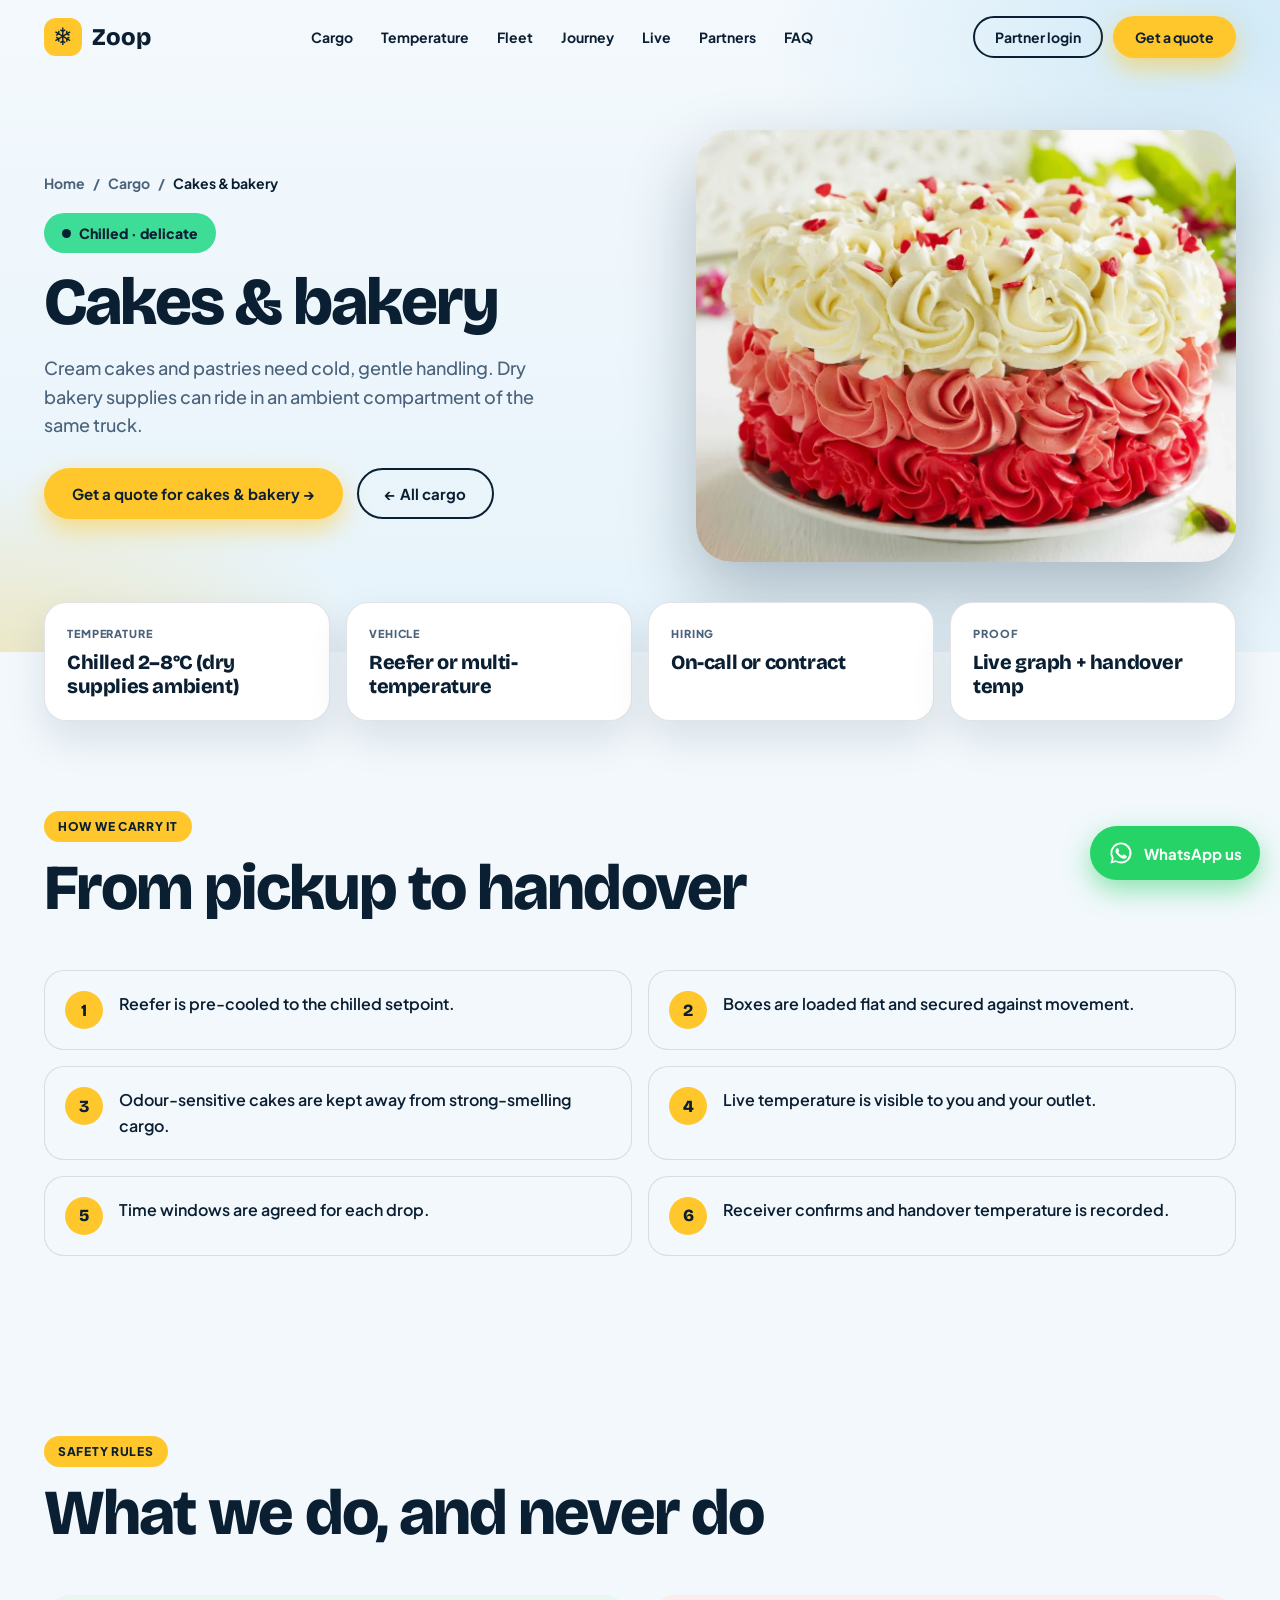
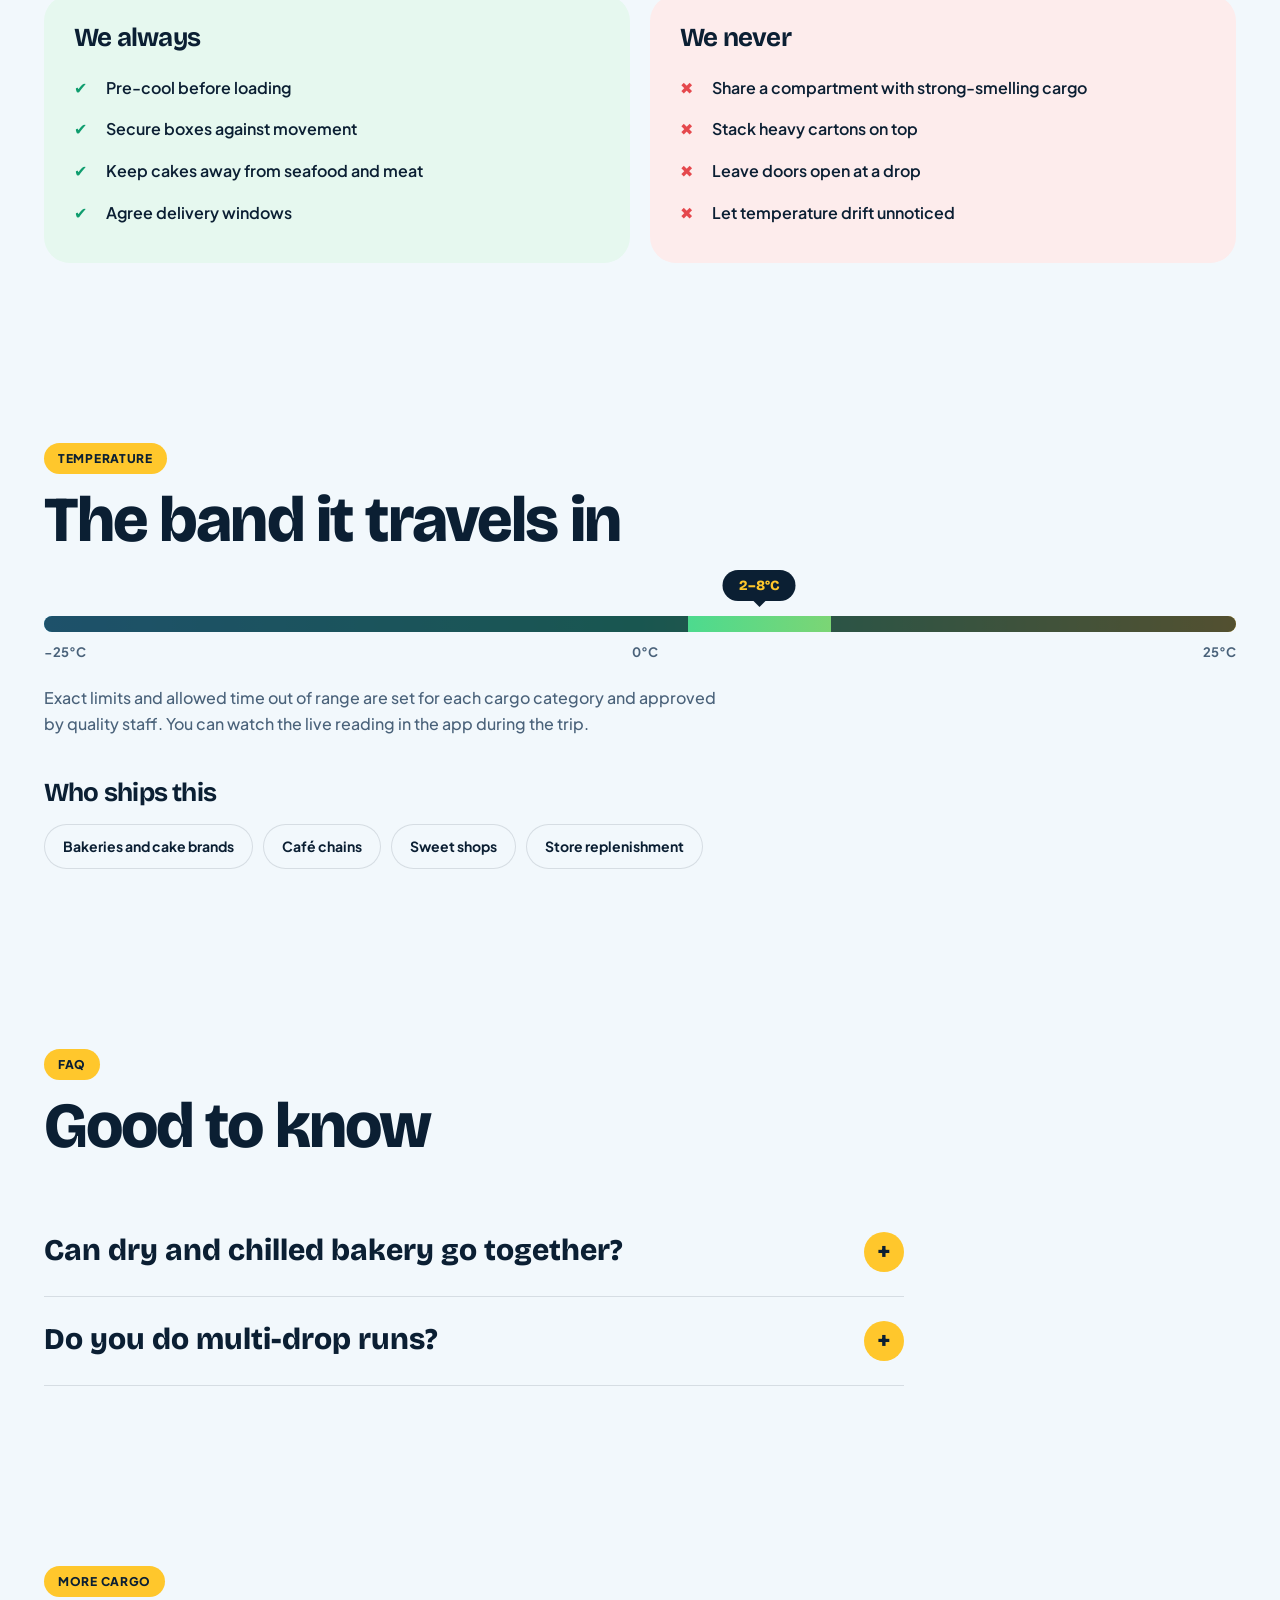
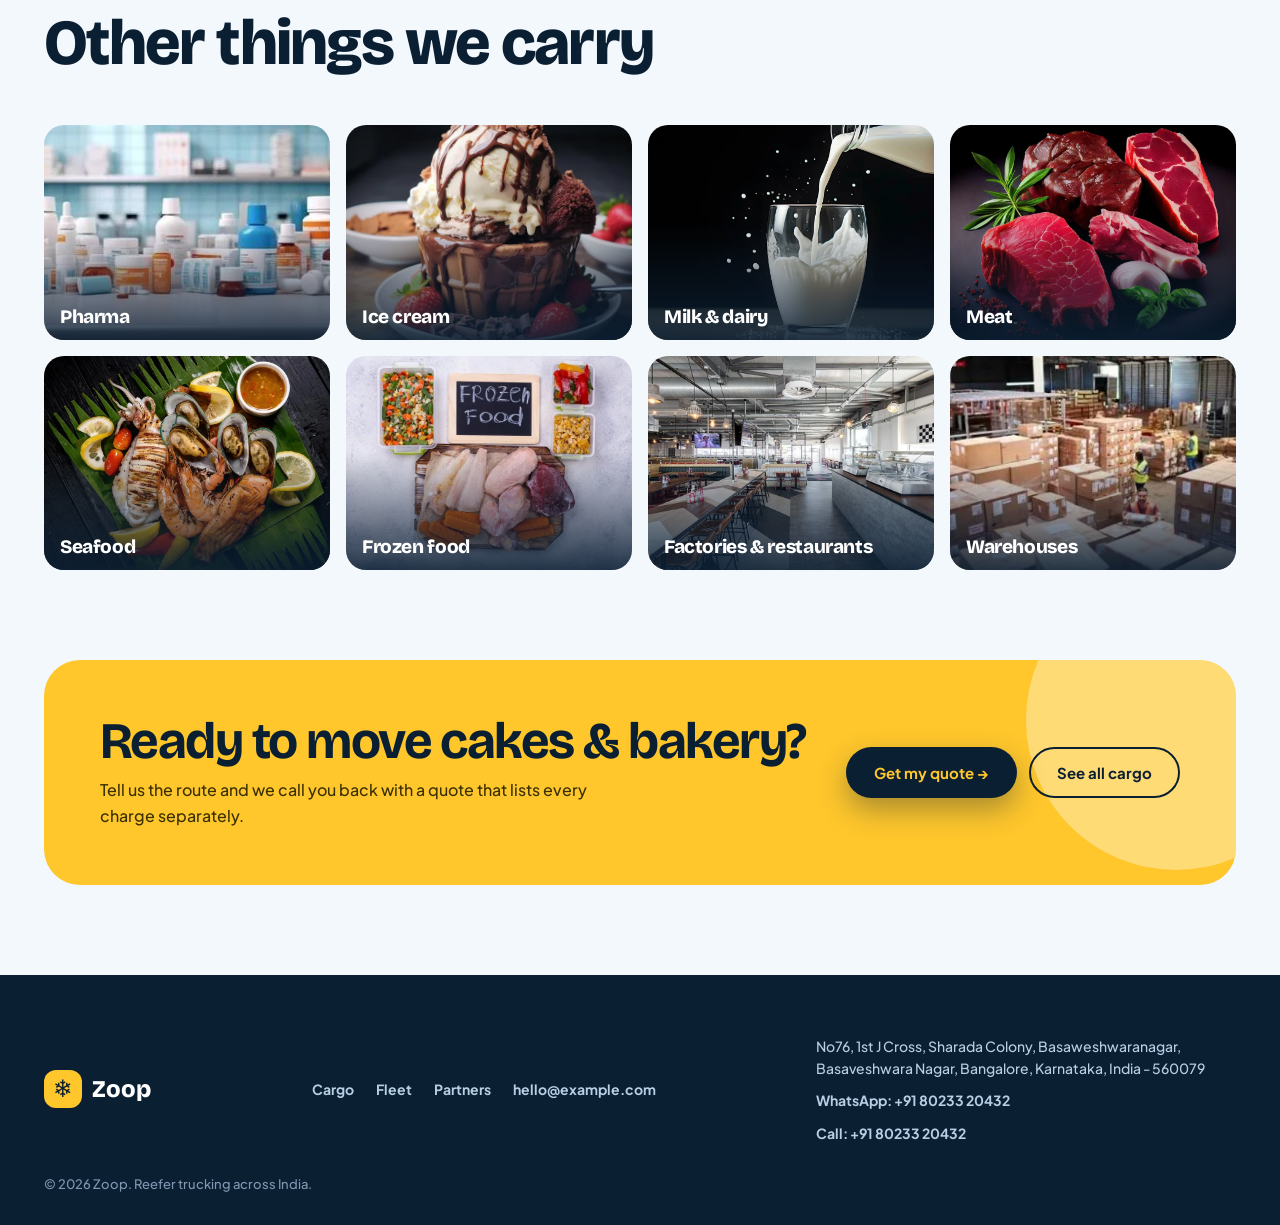
<file: cargo-cakes-bakery.html>
<!DOCTYPE html>
<html lang="en">
<head>
<meta charset="UTF-8" />
<meta name="viewport" content="width=device-width, initial-scale=1.0" />
<title>Cakes &amp; bakery transport | Zoop Reefer Trucks</title>
<meta name="description" content="Cream cakes and pastries need cold, gentle handling. Dry bakery supplies can ride in an ambient compartment of the same truck." />
<meta name="theme-color" content="#FFC72C" />
<link rel="preconnect" href="https://fonts.googleapis.com" />
<link rel="preconnect" href="https://fonts.gstatic.com" crossorigin />
<link href="https://fonts.googleapis.com/css2?family=Plus+Jakarta+Sans:wght@400;500;600;700&family=Bricolage+Grotesque:opsz,wght@12..96,700;12..96,800&display=swap" rel="stylesheet" />
<link rel="stylesheet" href="css/style.css" />
</head>
<body>
<div class="progress"></div>
<header class="nav" id="nav"><div class="wrap nav__in">
  <a href="index.html" class="logo"><i>❄</i>Zoop</a>
  <nav class="nav__l" id="links"><a href="index.html#cargo">Cargo</a><a href="index.html#temp">Temperature</a><a href="index.html#fleet">Fleet</a><a href="index.html#journey">Journey</a><a href="index.html#live">Live</a><a href="index.html#partners">Partners</a><a href="index.html#faq">FAQ</a></nav>
  <div class="nav__r"><a href="index.html#partners" class="btn btn--line">Partner login</a><a href="index.html?cargo=cakes-bakery#quote" class="btn btn--cta">Get a quote</a></div>
  <button class="burger" id="burger" aria-label="Menu" aria-expanded="false"><span></span><span></span><span></span></button>
</div></header>
<section class="dh">
  <div class="wrap">
    <div>
      <p class="crumb"><a href="index.html">Home</a> / <a href="index.html#cargo">Cargo</a> / <b>Cakes &amp; bakery</b></p>
      <span class="zt z-ch">Chilled · delicate</span>
      <h1>Cakes &amp; bakery</h1>
      <p class="lead">Cream cakes and pastries need cold, gentle handling. Dry bakery supplies can ride in an ambient compartment of the same truck.</p>
      <div class="hero__cta"><a href="index.html?cargo=cakes-bakery#quote" class="btn btn--cta">Get a quote for cakes &amp; bakery →</a><a href="index.html#cargo" class="btn btn--line">← All cargo</a></div>
    </div>
    <div class="hv"><img id="hbg" src="images/cake1.webp" alt="Cakes &amp; bakery" /></div>
  </div>
</section>
<div class="wrap"><div class="facts"><div class="fact rv"><small>Temperature</small><strong>Chilled 2–8°C (dry supplies ambient)</strong></div><div class="fact rv"><small>Vehicle</small><strong>Reefer or multi-temperature</strong></div><div class="fact rv"><small>Hiring</small><strong>On-call or contract</strong></div><div class="fact rv"><small>Proof</small><strong>Live graph + handover temp</strong></div></div></div>

<section class="sec plain"><div class="wrap">
  <div class="hd rv"><span class="eyebrow">How we carry it</span><h2>From pickup to handover</h2></div>
  <ol class="how"><li class="rv">Reefer is pre-cooled to the chilled setpoint.</li><li class="rv">Boxes are loaded flat and secured against movement.</li><li class="rv">Odour-sensitive cakes are kept away from strong-smelling cargo.</li><li class="rv">Live temperature is visible to you and your outlet.</li><li class="rv">Time windows are agreed for each drop.</li><li class="rv">Receiver confirms and handover temperature is recorded.</li></ol>
</div></section>

<section class="sec plain" style="background:var(--frost)"><div class="wrap">
  <div class="hd rv"><span class="eyebrow">Safety rules</span><h2>What we do, and never do</h2></div>
  <div class="dd2 rv"><div class="yes"><h3>We always</h3><ul><li>Pre-cool before loading</li><li>Secure boxes against movement</li><li>Keep cakes away from seafood and meat</li><li>Agree delivery windows</li></ul></div><div class="no"><h3>We never</h3><ul><li>Share a compartment with strong-smelling cargo</li><li>Stack heavy cartons on top</li><li>Leave doors open at a drop</li><li>Let temperature drift unnoticed</li></ul></div></div>
</div></section>

<section class="sec plain"><div class="wrap">
  <div class="hd rv"><span class="eyebrow">Temperature</span><h2>The band it travels in</h2></div>
  <div class="gauge rv" style="--a:54.0%;--b:66.0%"><em>2–8°C</em></div>
  <div class="gscale"><span>−25°C</span><span>0°C</span><span>25°C</span></div>
  <p class="gnote">Exact limits and allowed time out of range are set for each cargo category and approved by quality staff. You can watch the live reading in the app during the trip.</p>
  <div class="hd" style="margin:44px 0 18px"><h3 style="font-size:26px">Who ships this</h3></div>
  <div class="chips l"><span>Bakeries and cake brands</span><span>Café chains</span><span>Sweet shops</span><span>Store replenishment</span></div>
</div></section>

<section class="sec plain" style="background:var(--frost)"><div class="wrap"><div class="fq">
  <div class="hd rv"><span class="eyebrow">FAQ</span><h2>Good to know</h2></div>
  <details class="rv"><summary>Can dry and chilled bakery go together?</summary><p>Yes, a multi-temperature truck can keep dry supplies ambient and cakes chilled in separate compartments.</p></details><details class="rv"><summary>Do you do multi-drop runs?</summary><p>Yes. A trip can have several pickups and drops, each stop labelled so everyone refers to the same one.</p></details>
</div></div></section>

<section class="sec plain"><div class="wrap">
  <div class="hd rv"><span class="eyebrow">More cargo</span><h2>Other things we carry</h2></div>
  <div class="more"><a class="mc rv" href="cargo-pharma.html"><img src="images/pharma.webp" alt="" loading="lazy"/><b>Pharma</b></a><a class="mc rv" href="cargo-ice-cream.html"><img src="images/icecream.webp" alt="" loading="lazy"/><b>Ice cream</b></a><a class="mc rv" href="cargo-milk-dairy.html"><img src="images/milk.webp" alt="" loading="lazy"/><b>Milk &amp; dairy</b></a><a class="mc rv" href="cargo-meat.html"><img src="images/meat.webp" alt="" loading="lazy"/><b>Meat</b></a><a class="mc rv" href="cargo-seafood.html"><img src="images/seafood.webp" alt="" loading="lazy"/><b>Seafood</b></a><a class="mc rv" href="cargo-frozen-food.html"><img src="images/frozenfood.webp" alt="" loading="lazy"/><b>Frozen food</b></a><a class="mc rv" href="cargo-factories-restaurants.html"><img src="images/foodmanufacture.webp" alt="" loading="lazy"/><b>Factories &amp; restaurants</b></a><a class="mc rv" href="cargo-warehouses.html"><img src="images/warehouse.webp" alt="" loading="lazy"/><b>Warehouses</b></a></div>
</div></section>

<section class="plain" style="padding:0 0 90px"><div class="wrap">
  <div class="band rv"><div><h2>Ready to move cakes &amp; bakery?</h2><p>Tell us the route and we call you back with a quote that lists every charge separately.</p></div>
  <div class="acts"><a href="index.html?cargo=cakes-bakery#quote" class="btn btn--ink">Get my quote →</a><a href="index.html#cargo" class="btn btn--line">See all cargo</a></div></div>
</div></section>

<footer><div class="wrap">
  <div class="ft"><a href="index.html" class="logo"><i>❄</i>Zoop</a>
  <nav><a href="index.html#cargo">Cargo</a><a href="index.html#fleet">Fleet</a><a href="index.html#partners">Partners</a><a href="mailto:hello@example.com">hello@example.com</a></nav>
  <div class="ft__c"><address>No76, 1st J Cross, Sharada Colony, Basaweshwaranagar, Basaveshwara Nagar, Bangalore, Karnataka, India - 560079</address><a href="https://wa.me/918023320432" target="_blank" rel="noopener">WhatsApp: +91 80233 20432</a><a href="tel:+918023320432">Call: +91 80233 20432</a></div></div>
  <p class="copy">© <span id="yr"></span> Zoop. Reefer trucking across India.</p>
</div></footer>
<a class="wa-float" href="https://wa.me/918023320432?text=Hi%20Zoop%2C%20I%27d%20like%20a%20reefer%20truck%20quote." target="_blank" rel="noopener" aria-label="Chat with Zoop on WhatsApp"><svg viewBox="0 0 32 32" aria-hidden="true"><path d="M16 3C8.8 3 3 8.8 3 16c0 2.3.6 4.5 1.7 6.4L3 29l6.8-1.8A13 13 0 0 0 16 29c7.2 0 13-5.8 13-13S23.2 3 16 3zm0 23.6c-2 0-3.9-.5-5.6-1.5l-.4-.2-4 1 1.1-3.9-.3-.4A10.6 10.6 0 1 1 16 26.6zm5.8-7.9c-.3-.2-1.9-.9-2.2-1-.3-.1-.5-.2-.7.2-.2.3-.8 1-1 1.2-.2.2-.4.2-.7.1-.3-.2-1.4-.5-2.6-1.6-1-.9-1.6-1.9-1.8-2.2-.2-.3 0-.5.1-.7l.5-.6c.2-.2.2-.3.3-.5.1-.2.1-.4 0-.6l-1-2.3c-.2-.6-.5-.5-.7-.5h-.6c-.2 0-.6.1-.9.4-.3.3-1.2 1.2-1.2 2.9s1.2 3.3 1.4 3.5c.2.2 2.4 3.7 5.9 5.1 3.5 1.4 3.5.9 4.1.9.6-.1 1.9-.8 2.2-1.5.3-.8.3-1.4.2-1.5-.1-.2-.3-.3-.6-.4z"/></svg><span>WhatsApp us</span></a>
<script src="js/detail.js"></script>
</body>
</html>
</file>
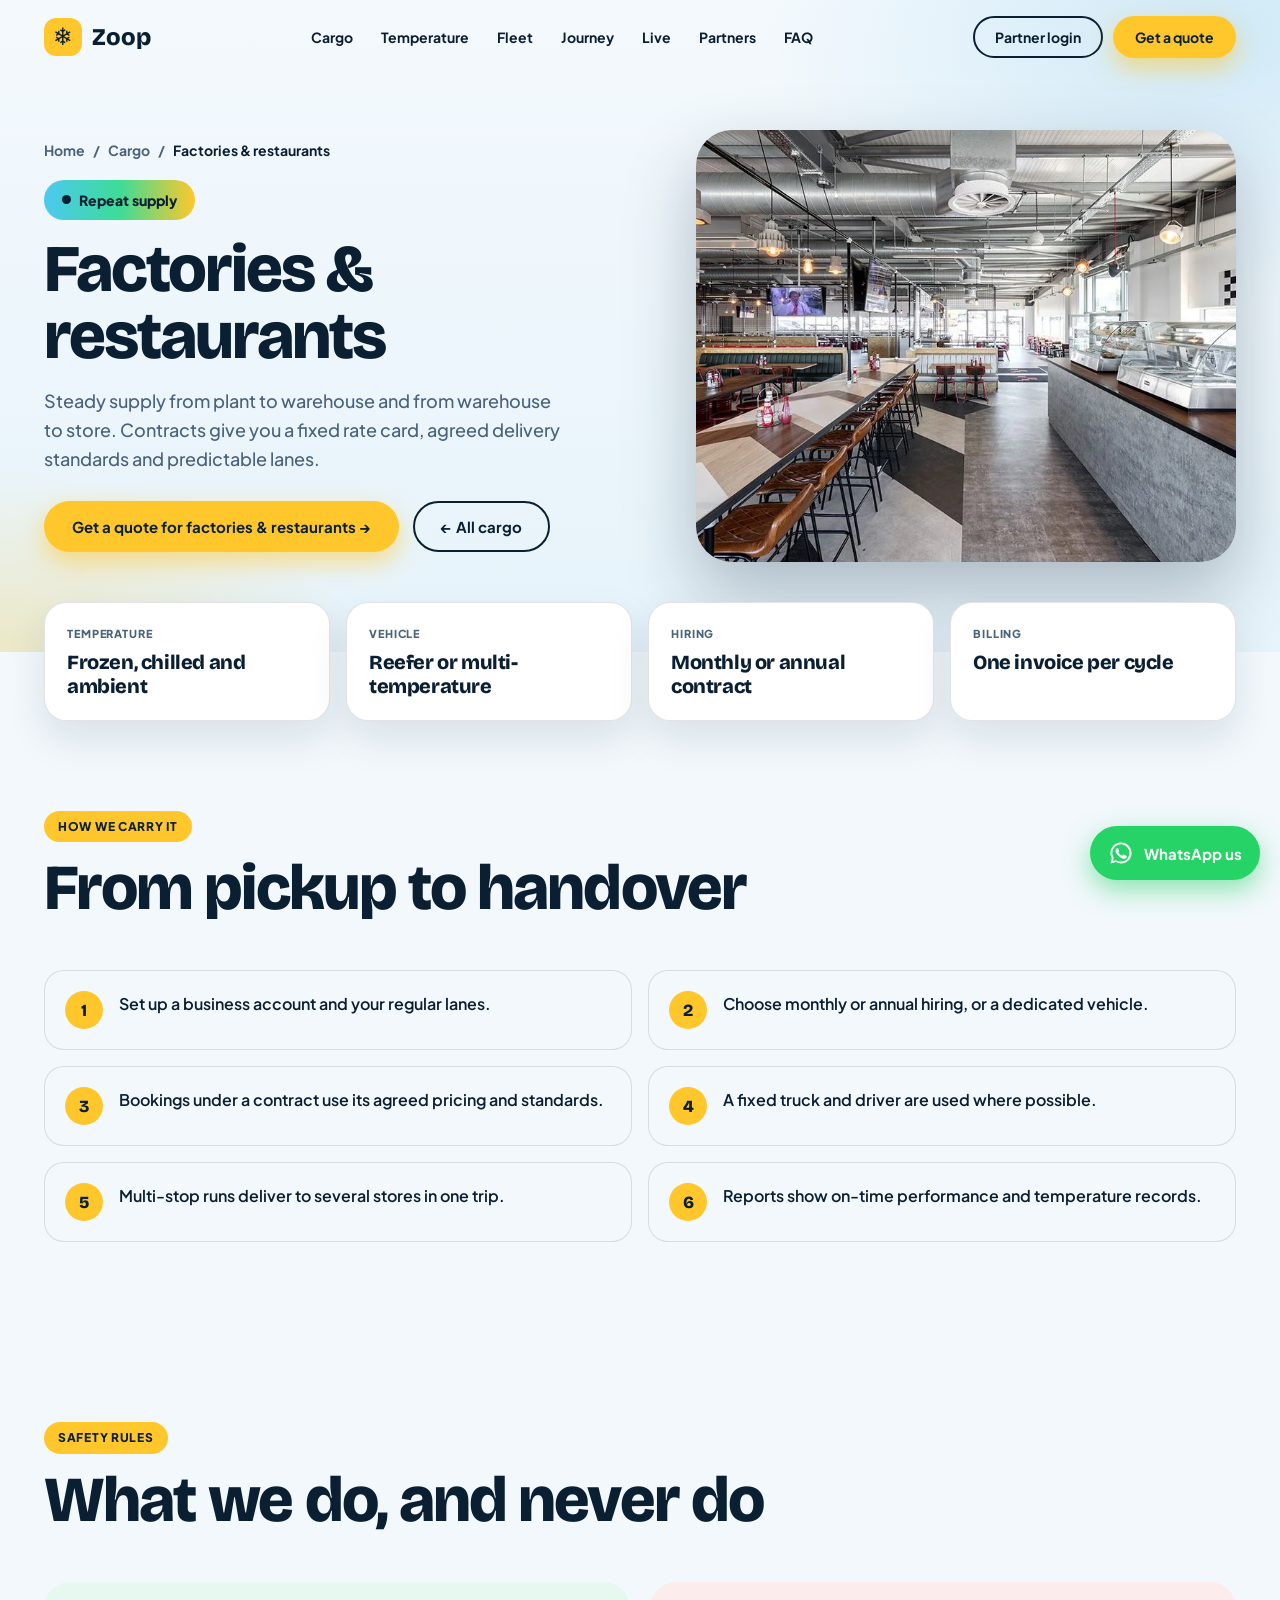
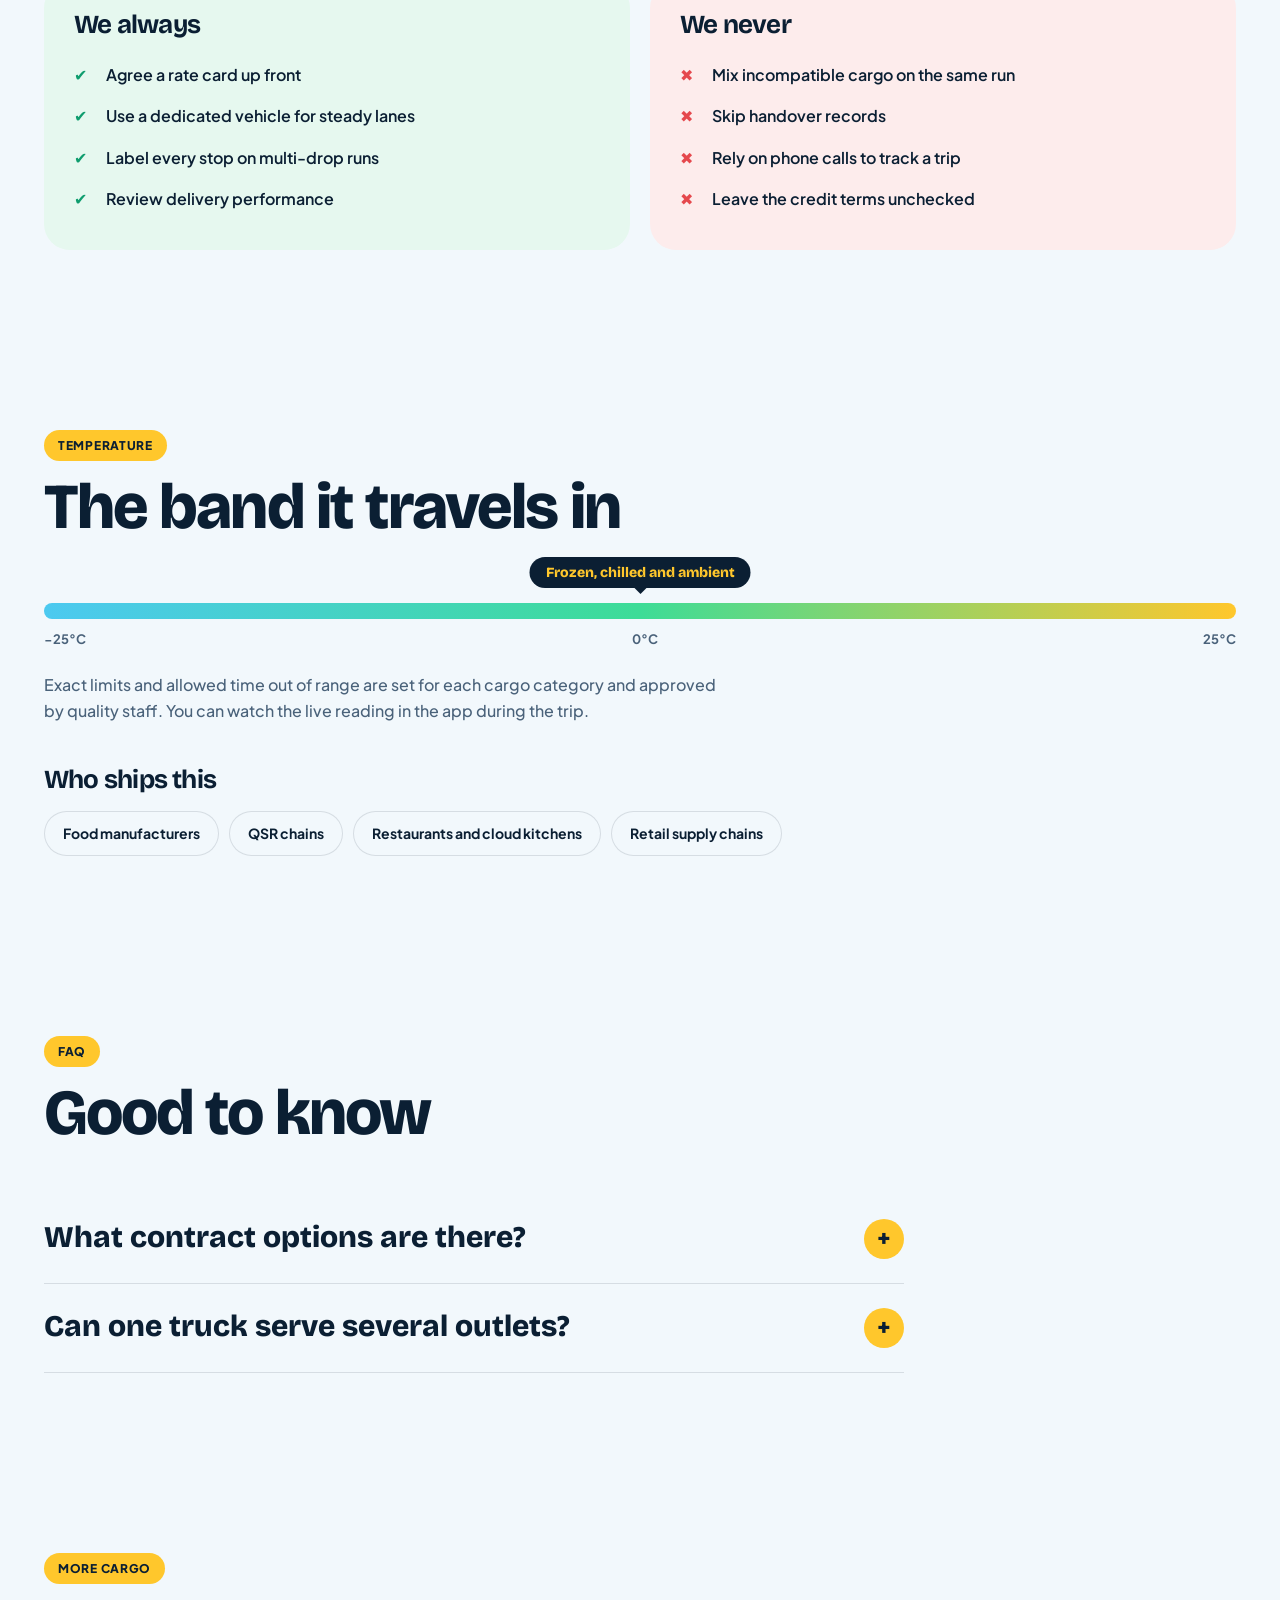
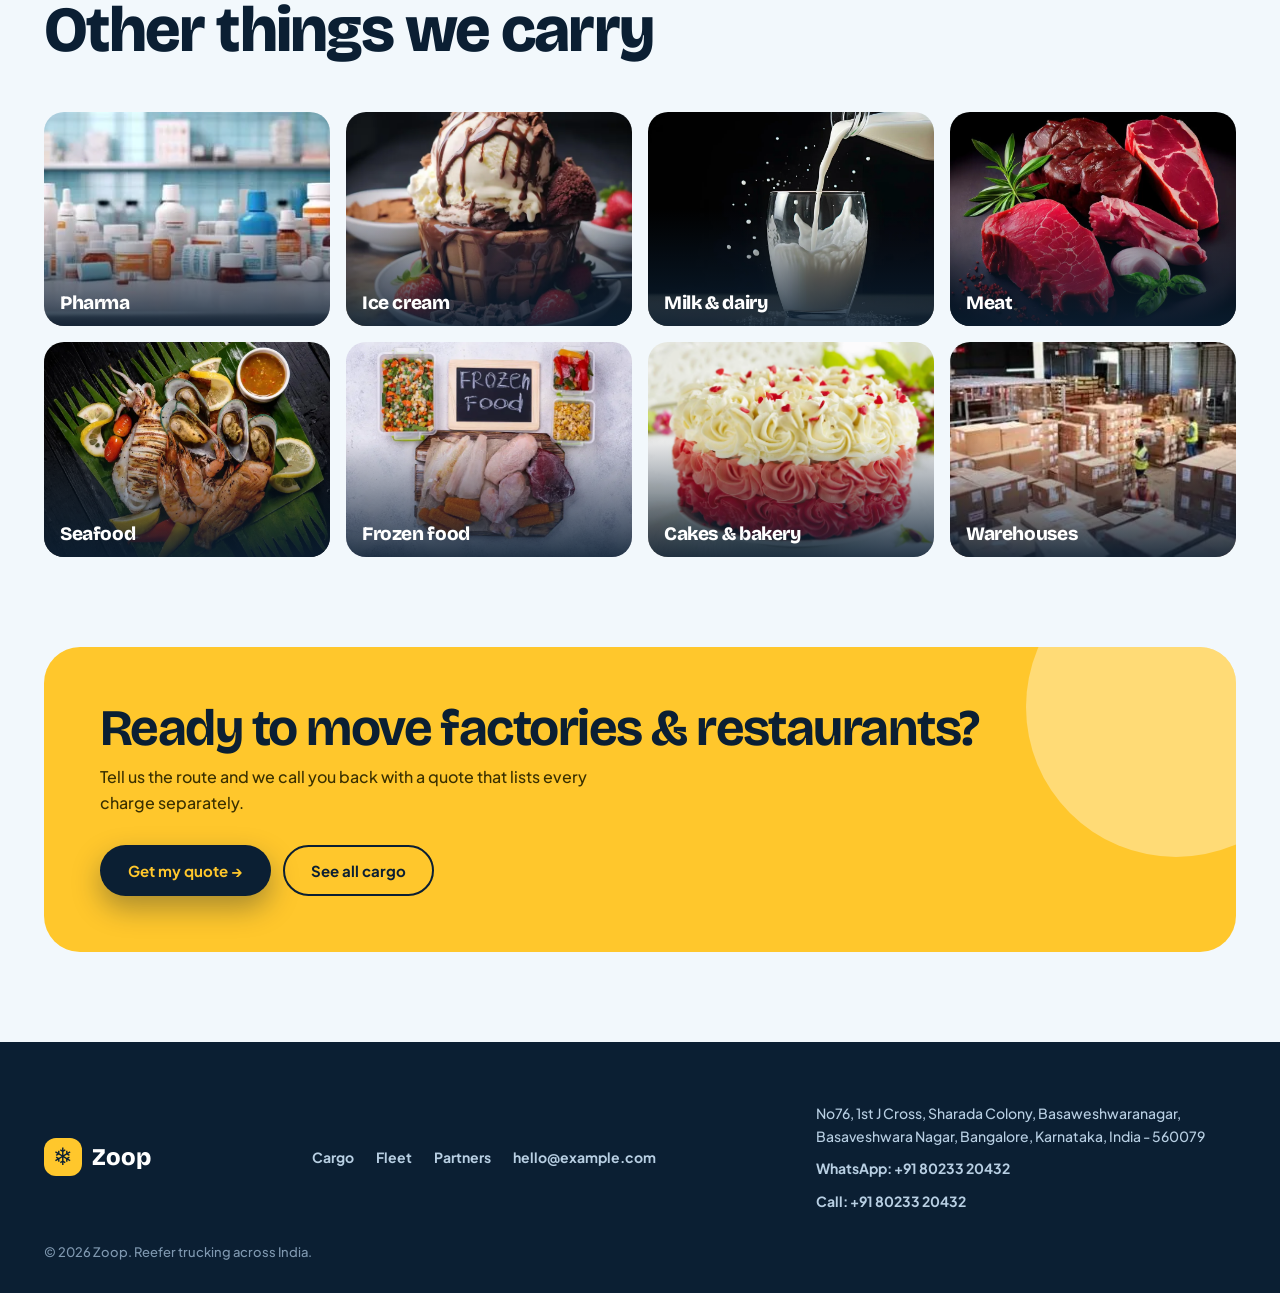
<file: cargo-factories-restaurants.html>
<!DOCTYPE html>
<html lang="en">
<head>
<meta charset="UTF-8" />
<meta name="viewport" content="width=device-width, initial-scale=1.0" />
<title>Factories &amp; restaurants transport | Zoop Reefer Trucks</title>
<meta name="description" content="Steady supply from plant to warehouse and from warehouse to store. Contracts give you a fixed rate card, agreed delivery standards and predictable lanes." />
<meta name="theme-color" content="#FFC72C" />
<link rel="preconnect" href="https://fonts.googleapis.com" />
<link rel="preconnect" href="https://fonts.gstatic.com" crossorigin />
<link href="https://fonts.googleapis.com/css2?family=Plus+Jakarta+Sans:wght@400;500;600;700&family=Bricolage+Grotesque:opsz,wght@12..96,700;12..96,800&display=swap" rel="stylesheet" />
<link rel="stylesheet" href="css/style.css" />
</head>
<body>
<div class="progress"></div>
<header class="nav" id="nav"><div class="wrap nav__in">
  <a href="index.html" class="logo"><i>❄</i>Zoop</a>
  <nav class="nav__l" id="links"><a href="index.html#cargo">Cargo</a><a href="index.html#temp">Temperature</a><a href="index.html#fleet">Fleet</a><a href="index.html#journey">Journey</a><a href="index.html#live">Live</a><a href="index.html#partners">Partners</a><a href="index.html#faq">FAQ</a></nav>
  <div class="nav__r"><a href="index.html#partners" class="btn btn--line">Partner login</a><a href="index.html?cargo=factories-restaurants#quote" class="btn btn--cta">Get a quote</a></div>
  <button class="burger" id="burger" aria-label="Menu" aria-expanded="false"><span></span><span></span><span></span></button>
</div></header>
<section class="dh">
  <div class="wrap">
    <div>
      <p class="crumb"><a href="index.html">Home</a> / <a href="index.html#cargo">Cargo</a> / <b>Factories &amp; restaurants</b></p>
      <span class="zt z-mx">Repeat supply</span>
      <h1>Factories &amp; restaurants</h1>
      <p class="lead">Steady supply from plant to warehouse and from warehouse to store. Contracts give you a fixed rate card, agreed delivery standards and predictable lanes.</p>
      <div class="hero__cta"><a href="index.html?cargo=factories-restaurants#quote" class="btn btn--cta">Get a quote for factories &amp; restaurants →</a><a href="index.html#cargo" class="btn btn--line">← All cargo</a></div>
    </div>
    <div class="hv"><img id="hbg" src="images/foodmanufacture.webp" alt="Factories &amp; restaurants" /></div>
  </div>
</section>
<div class="wrap"><div class="facts"><div class="fact rv"><small>Temperature</small><strong>Frozen, chilled and ambient</strong></div><div class="fact rv"><small>Vehicle</small><strong>Reefer or multi-temperature</strong></div><div class="fact rv"><small>Hiring</small><strong>Monthly or annual contract</strong></div><div class="fact rv"><small>Billing</small><strong>One invoice per cycle</strong></div></div></div>

<section class="sec plain"><div class="wrap">
  <div class="hd rv"><span class="eyebrow">How we carry it</span><h2>From pickup to handover</h2></div>
  <ol class="how"><li class="rv">Set up a business account and your regular lanes.</li><li class="rv">Choose monthly or annual hiring, or a dedicated vehicle.</li><li class="rv">Bookings under a contract use its agreed pricing and standards.</li><li class="rv">A fixed truck and driver are used where possible.</li><li class="rv">Multi-stop runs deliver to several stores in one trip.</li><li class="rv">Reports show on-time performance and temperature records.</li></ol>
</div></section>

<section class="sec plain" style="background:var(--frost)"><div class="wrap">
  <div class="hd rv"><span class="eyebrow">Safety rules</span><h2>What we do, and never do</h2></div>
  <div class="dd2 rv"><div class="yes"><h3>We always</h3><ul><li>Agree a rate card up front</li><li>Use a dedicated vehicle for steady lanes</li><li>Label every stop on multi-drop runs</li><li>Review delivery performance</li></ul></div><div class="no"><h3>We never</h3><ul><li>Mix incompatible cargo on the same run</li><li>Skip handover records</li><li>Rely on phone calls to track a trip</li><li>Leave the credit terms unchecked</li></ul></div></div>
</div></section>

<section class="sec plain"><div class="wrap">
  <div class="hd rv"><span class="eyebrow">Temperature</span><h2>The band it travels in</h2></div>
  <div class="gauge rv" style="--a:0.0%;--b:100.0%"><em>Frozen, chilled and ambient</em></div>
  <div class="gscale"><span>−25°C</span><span>0°C</span><span>25°C</span></div>
  <p class="gnote">Exact limits and allowed time out of range are set for each cargo category and approved by quality staff. You can watch the live reading in the app during the trip.</p>
  <div class="hd" style="margin:44px 0 18px"><h3 style="font-size:26px">Who ships this</h3></div>
  <div class="chips l"><span>Food manufacturers</span><span>QSR chains</span><span>Restaurants and cloud kitchens</span><span>Retail supply chains</span></div>
</div></section>

<section class="sec plain" style="background:var(--frost)"><div class="wrap"><div class="fq">
  <div class="hd rv"><span class="eyebrow">FAQ</span><h2>Good to know</h2></div>
  <details class="rv"><summary>What contract options are there?</summary><p>On-call for single trips, dedicated vehicles, monthly contracts and annual contracts.</p></details><details class="rv"><summary>Can one truck serve several outlets?</summary><p>Yes. Multi-point routing lets one trip make several pickups and drops, each stop labelled.</p></details>
</div></div></section>

<section class="sec plain"><div class="wrap">
  <div class="hd rv"><span class="eyebrow">More cargo</span><h2>Other things we carry</h2></div>
  <div class="more"><a class="mc rv" href="cargo-pharma.html"><img src="images/pharma.webp" alt="" loading="lazy"/><b>Pharma</b></a><a class="mc rv" href="cargo-ice-cream.html"><img src="images/icecream.webp" alt="" loading="lazy"/><b>Ice cream</b></a><a class="mc rv" href="cargo-milk-dairy.html"><img src="images/milk.webp" alt="" loading="lazy"/><b>Milk &amp; dairy</b></a><a class="mc rv" href="cargo-meat.html"><img src="images/meat.webp" alt="" loading="lazy"/><b>Meat</b></a><a class="mc rv" href="cargo-seafood.html"><img src="images/seafood.webp" alt="" loading="lazy"/><b>Seafood</b></a><a class="mc rv" href="cargo-frozen-food.html"><img src="images/frozenfood.webp" alt="" loading="lazy"/><b>Frozen food</b></a><a class="mc rv" href="cargo-cakes-bakery.html"><img src="images/cake1.webp" alt="" loading="lazy"/><b>Cakes &amp; bakery</b></a><a class="mc rv" href="cargo-warehouses.html"><img src="images/warehouse.webp" alt="" loading="lazy"/><b>Warehouses</b></a></div>
</div></section>

<section class="plain" style="padding:0 0 90px"><div class="wrap">
  <div class="band rv"><div><h2>Ready to move factories &amp; restaurants?</h2><p>Tell us the route and we call you back with a quote that lists every charge separately.</p></div>
  <div class="acts"><a href="index.html?cargo=factories-restaurants#quote" class="btn btn--ink">Get my quote →</a><a href="index.html#cargo" class="btn btn--line">See all cargo</a></div></div>
</div></section>

<footer><div class="wrap">
  <div class="ft"><a href="index.html" class="logo"><i>❄</i>Zoop</a>
  <nav><a href="index.html#cargo">Cargo</a><a href="index.html#fleet">Fleet</a><a href="index.html#partners">Partners</a><a href="mailto:hello@example.com">hello@example.com</a></nav>
  <div class="ft__c"><address>No76, 1st J Cross, Sharada Colony, Basaweshwaranagar, Basaveshwara Nagar, Bangalore, Karnataka, India - 560079</address><a href="https://wa.me/918023320432" target="_blank" rel="noopener">WhatsApp: +91 80233 20432</a><a href="tel:+918023320432">Call: +91 80233 20432</a></div></div>
  <p class="copy">© <span id="yr"></span> Zoop. Reefer trucking across India.</p>
</div></footer>
<a class="wa-float" href="https://wa.me/918023320432?text=Hi%20Zoop%2C%20I%27d%20like%20a%20reefer%20truck%20quote." target="_blank" rel="noopener" aria-label="Chat with Zoop on WhatsApp"><svg viewBox="0 0 32 32" aria-hidden="true"><path d="M16 3C8.8 3 3 8.8 3 16c0 2.3.6 4.5 1.7 6.4L3 29l6.8-1.8A13 13 0 0 0 16 29c7.2 0 13-5.8 13-13S23.2 3 16 3zm0 23.6c-2 0-3.9-.5-5.6-1.5l-.4-.2-4 1 1.1-3.9-.3-.4A10.6 10.6 0 1 1 16 26.6zm5.8-7.9c-.3-.2-1.9-.9-2.2-1-.3-.1-.5-.2-.7.2-.2.3-.8 1-1 1.2-.2.2-.4.2-.7.1-.3-.2-1.4-.5-2.6-1.6-1-.9-1.6-1.9-1.8-2.2-.2-.3 0-.5.1-.7l.5-.6c.2-.2.2-.3.3-.5.1-.2.1-.4 0-.6l-1-2.3c-.2-.6-.5-.5-.7-.5h-.6c-.2 0-.6.1-.9.4-.3.3-1.2 1.2-1.2 2.9s1.2 3.3 1.4 3.5c.2.2 2.4 3.7 5.9 5.1 3.5 1.4 3.5.9 4.1.9.6-.1 1.9-.8 2.2-1.5.3-.8.3-1.4.2-1.5-.1-.2-.3-.3-.6-.4z"/></svg><span>WhatsApp us</span></a>
<script src="js/detail.js"></script>
</body>
</html>
</file>
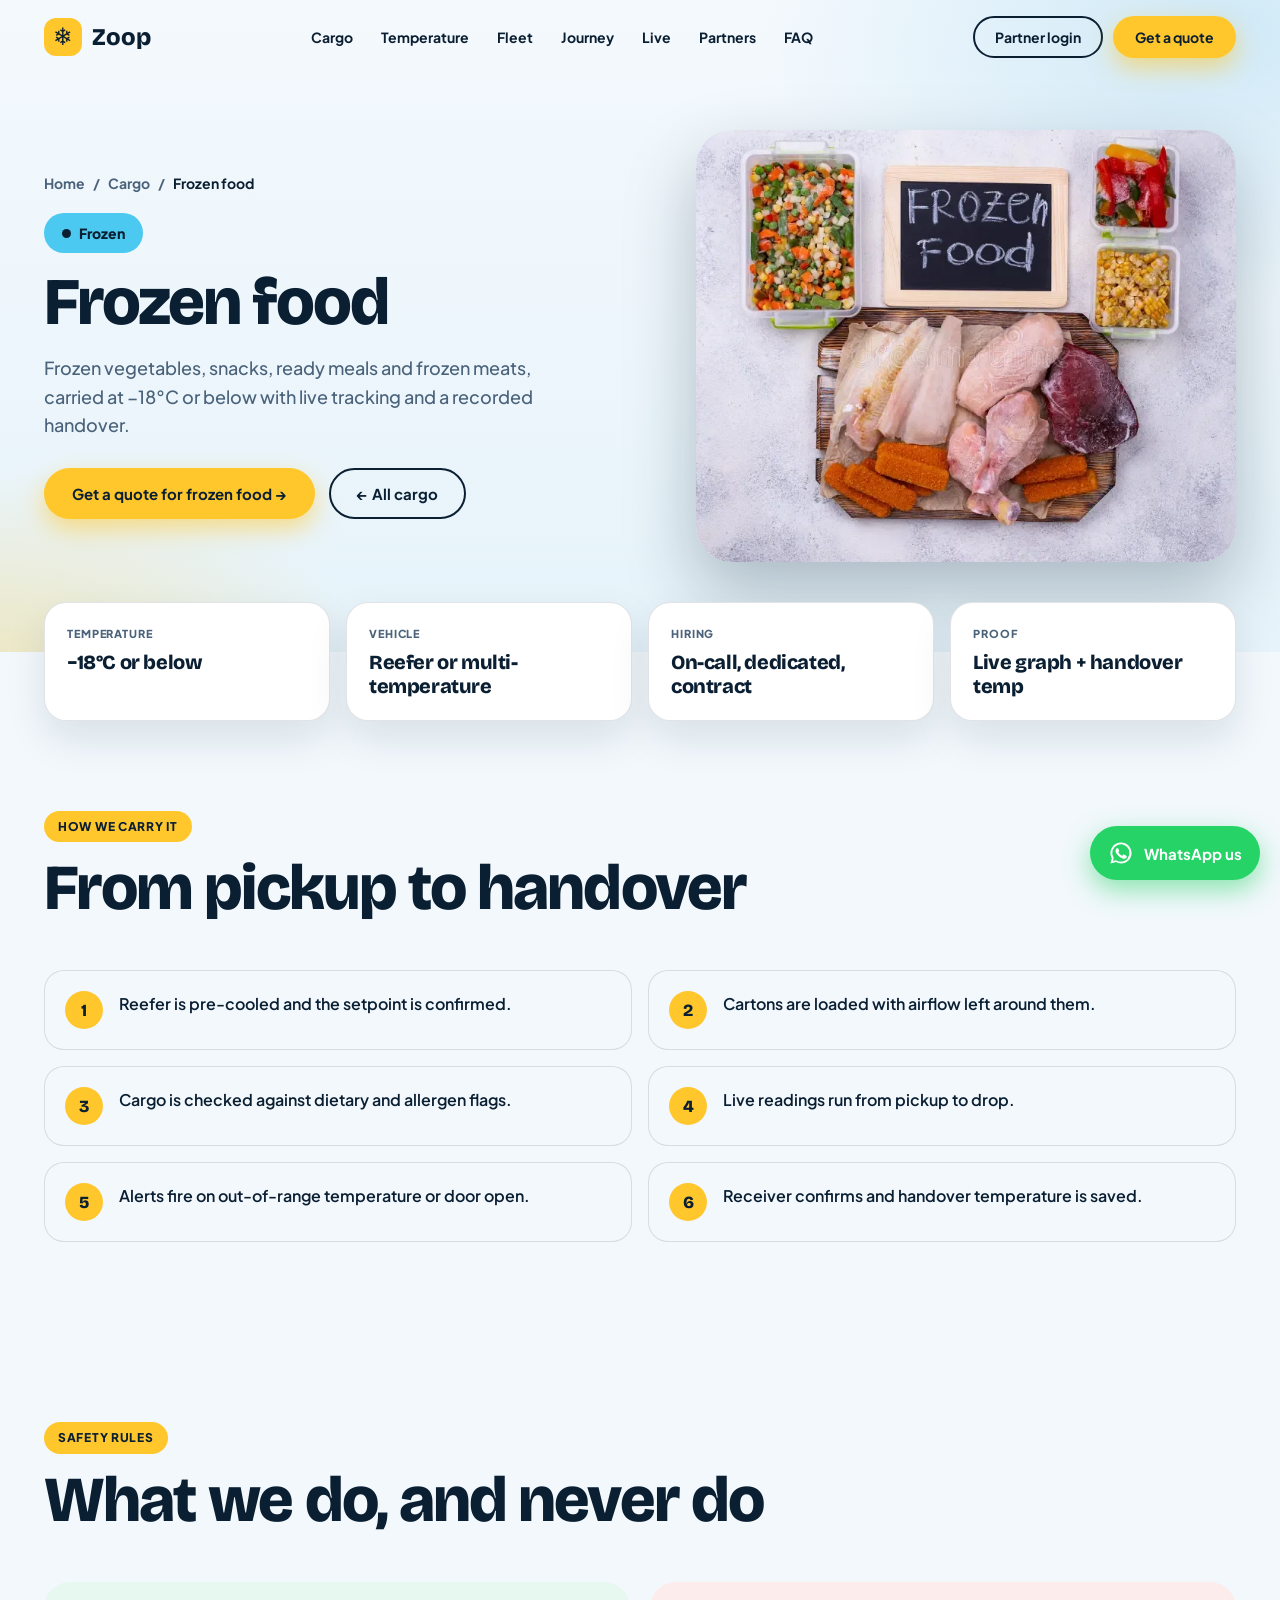
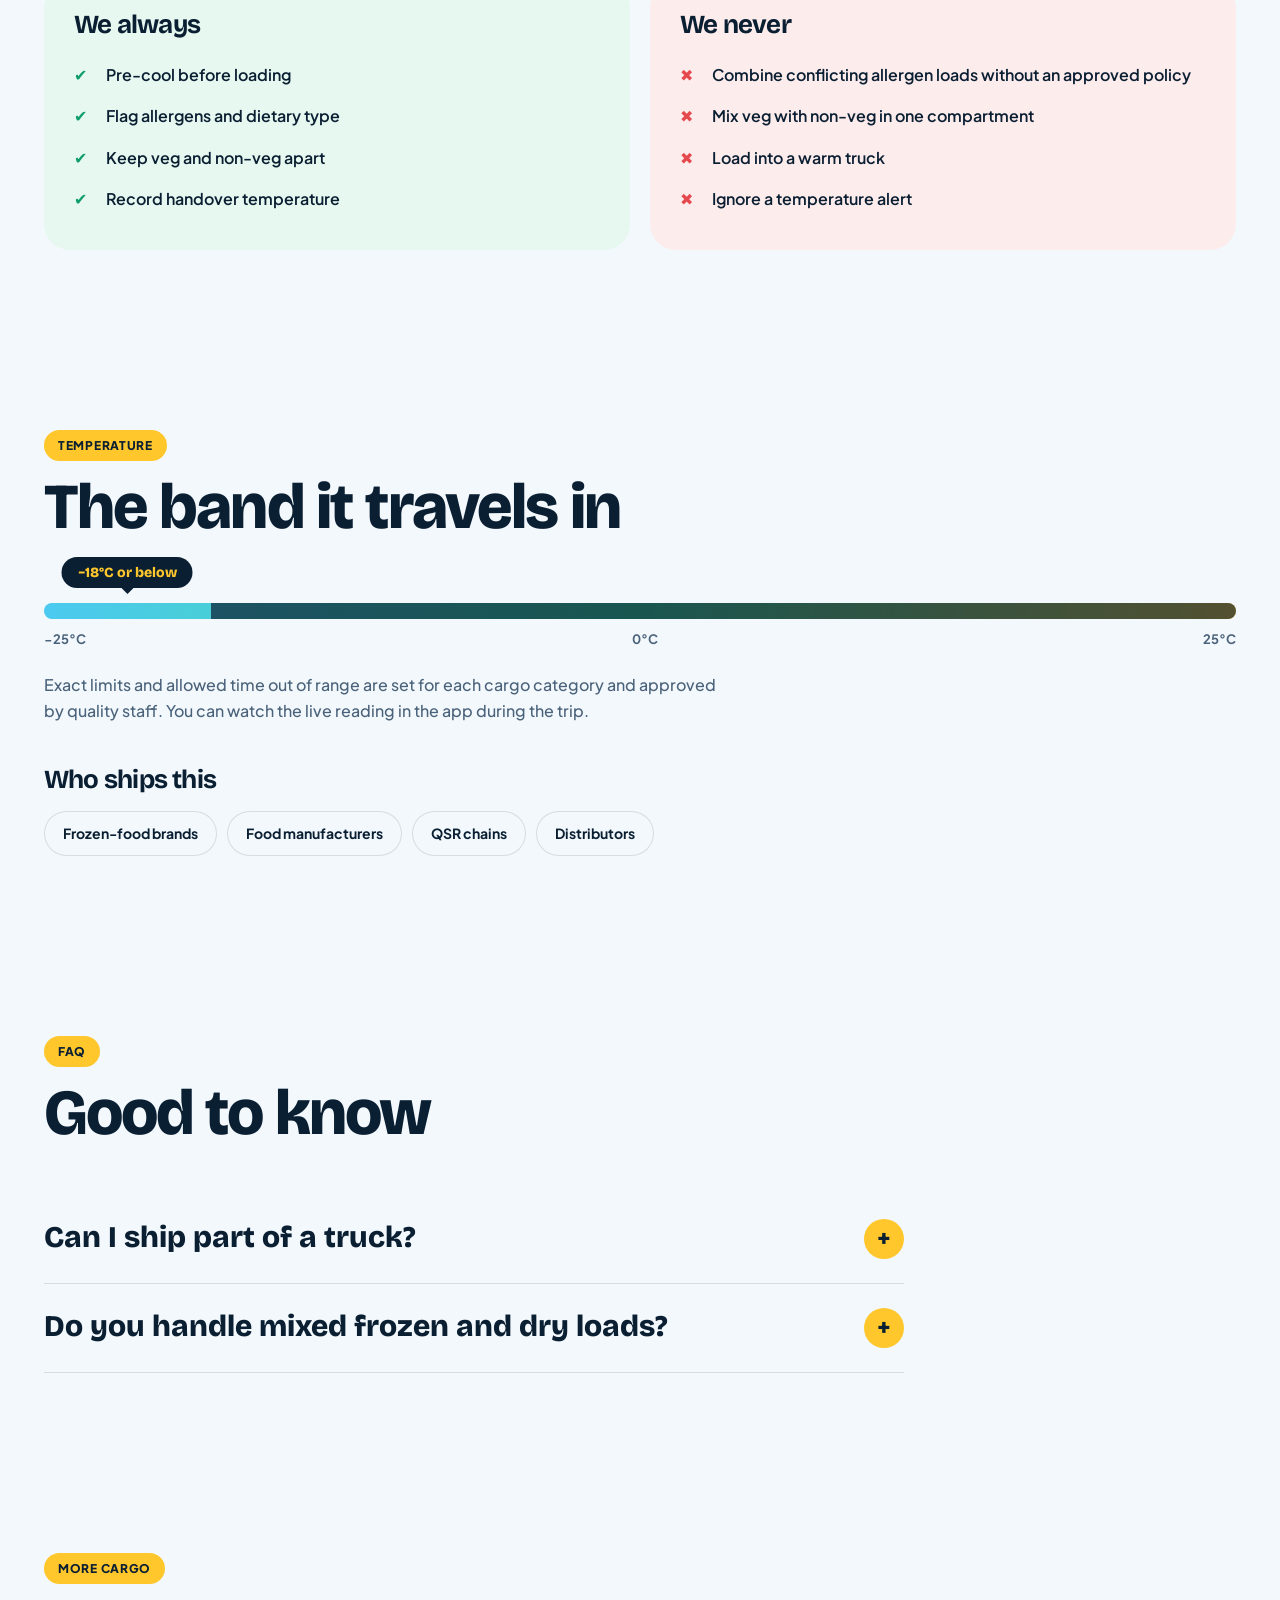
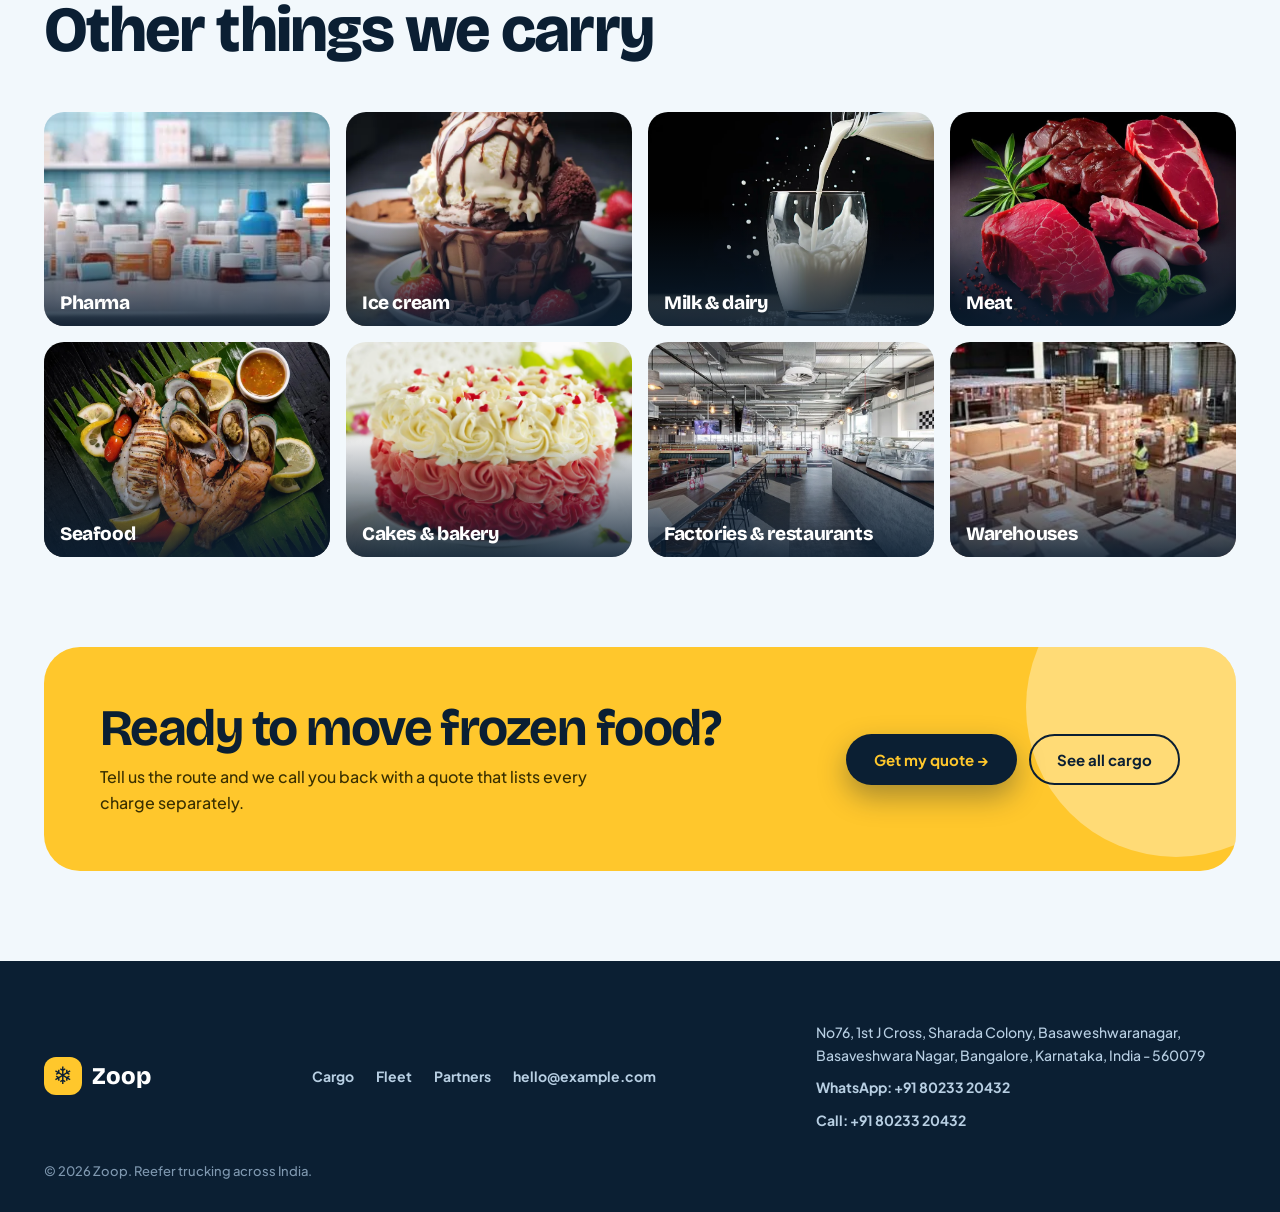
<file: cargo-frozen-food.html>
<!DOCTYPE html>
<html lang="en">
<head>
<meta charset="UTF-8" />
<meta name="viewport" content="width=device-width, initial-scale=1.0" />
<title>Frozen food transport | Zoop Reefer Trucks</title>
<meta name="description" content="Frozen vegetables, snacks, ready meals and frozen meats, carried at −18°C or below with live tracking and a recorded handover." />
<meta name="theme-color" content="#FFC72C" />
<link rel="preconnect" href="https://fonts.googleapis.com" />
<link rel="preconnect" href="https://fonts.gstatic.com" crossorigin />
<link href="https://fonts.googleapis.com/css2?family=Plus+Jakarta+Sans:wght@400;500;600;700&family=Bricolage+Grotesque:opsz,wght@12..96,700;12..96,800&display=swap" rel="stylesheet" />
<link rel="stylesheet" href="css/style.css" />
</head>
<body>
<div class="progress"></div>
<header class="nav" id="nav"><div class="wrap nav__in">
  <a href="index.html" class="logo"><i>❄</i>Zoop</a>
  <nav class="nav__l" id="links"><a href="index.html#cargo">Cargo</a><a href="index.html#temp">Temperature</a><a href="index.html#fleet">Fleet</a><a href="index.html#journey">Journey</a><a href="index.html#live">Live</a><a href="index.html#partners">Partners</a><a href="index.html#faq">FAQ</a></nav>
  <div class="nav__r"><a href="index.html#partners" class="btn btn--line">Partner login</a><a href="index.html?cargo=frozen-food#quote" class="btn btn--cta">Get a quote</a></div>
  <button class="burger" id="burger" aria-label="Menu" aria-expanded="false"><span></span><span></span><span></span></button>
</div></header>
<section class="dh">
  <div class="wrap">
    <div>
      <p class="crumb"><a href="index.html">Home</a> / <a href="index.html#cargo">Cargo</a> / <b>Frozen food</b></p>
      <span class="zt z-fz">Frozen</span>
      <h1>Frozen food</h1>
      <p class="lead">Frozen vegetables, snacks, ready meals and frozen meats, carried at −18°C or below with live tracking and a recorded handover.</p>
      <div class="hero__cta"><a href="index.html?cargo=frozen-food#quote" class="btn btn--cta">Get a quote for frozen food →</a><a href="index.html#cargo" class="btn btn--line">← All cargo</a></div>
    </div>
    <div class="hv"><img id="hbg" src="images/frozenfood.webp" alt="Frozen food" /></div>
  </div>
</section>
<div class="wrap"><div class="facts"><div class="fact rv"><small>Temperature</small><strong>−18°C or below</strong></div><div class="fact rv"><small>Vehicle</small><strong>Reefer or multi-temperature</strong></div><div class="fact rv"><small>Hiring</small><strong>On-call, dedicated, contract</strong></div><div class="fact rv"><small>Proof</small><strong>Live graph + handover temp</strong></div></div></div>

<section class="sec plain"><div class="wrap">
  <div class="hd rv"><span class="eyebrow">How we carry it</span><h2>From pickup to handover</h2></div>
  <ol class="how"><li class="rv">Reefer is pre-cooled and the setpoint is confirmed.</li><li class="rv">Cartons are loaded with airflow left around them.</li><li class="rv">Cargo is checked against dietary and allergen flags.</li><li class="rv">Live readings run from pickup to drop.</li><li class="rv">Alerts fire on out-of-range temperature or door open.</li><li class="rv">Receiver confirms and handover temperature is saved.</li></ol>
</div></section>

<section class="sec plain" style="background:var(--frost)"><div class="wrap">
  <div class="hd rv"><span class="eyebrow">Safety rules</span><h2>What we do, and never do</h2></div>
  <div class="dd2 rv"><div class="yes"><h3>We always</h3><ul><li>Pre-cool before loading</li><li>Flag allergens and dietary type</li><li>Keep veg and non-veg apart</li><li>Record handover temperature</li></ul></div><div class="no"><h3>We never</h3><ul><li>Combine conflicting allergen loads without an approved policy</li><li>Mix veg with non-veg in one compartment</li><li>Load into a warm truck</li><li>Ignore a temperature alert</li></ul></div></div>
</div></section>

<section class="sec plain"><div class="wrap">
  <div class="hd rv"><span class="eyebrow">Temperature</span><h2>The band it travels in</h2></div>
  <div class="gauge rv" style="--a:0.0%;--b:14.0%"><em>−18°C or below</em></div>
  <div class="gscale"><span>−25°C</span><span>0°C</span><span>25°C</span></div>
  <p class="gnote">Exact limits and allowed time out of range are set for each cargo category and approved by quality staff. You can watch the live reading in the app during the trip.</p>
  <div class="hd" style="margin:44px 0 18px"><h3 style="font-size:26px">Who ships this</h3></div>
  <div class="chips l"><span>Frozen-food brands</span><span>Food manufacturers</span><span>QSR chains</span><span>Distributors</span></div>
</div></section>

<section class="sec plain" style="background:var(--frost)"><div class="wrap"><div class="fq">
  <div class="hd rv"><span class="eyebrow">FAQ</span><h2>Good to know</h2></div>
  <details class="rv"><summary>Can I ship part of a truck?</summary><p>Part loads are planned for the next phase, with space shared between compatible cargo. Full-truck booking is available now.</p></details><details class="rv"><summary>Do you handle mixed frozen and dry loads?</summary><p>Yes, on a multi-temperature truck, with frozen and ambient goods in separate compartments.</p></details>
</div></div></section>

<section class="sec plain"><div class="wrap">
  <div class="hd rv"><span class="eyebrow">More cargo</span><h2>Other things we carry</h2></div>
  <div class="more"><a class="mc rv" href="cargo-pharma.html"><img src="images/pharma.webp" alt="" loading="lazy"/><b>Pharma</b></a><a class="mc rv" href="cargo-ice-cream.html"><img src="images/icecream.webp" alt="" loading="lazy"/><b>Ice cream</b></a><a class="mc rv" href="cargo-milk-dairy.html"><img src="images/milk.webp" alt="" loading="lazy"/><b>Milk &amp; dairy</b></a><a class="mc rv" href="cargo-meat.html"><img src="images/meat.webp" alt="" loading="lazy"/><b>Meat</b></a><a class="mc rv" href="cargo-seafood.html"><img src="images/seafood.webp" alt="" loading="lazy"/><b>Seafood</b></a><a class="mc rv" href="cargo-cakes-bakery.html"><img src="images/cake1.webp" alt="" loading="lazy"/><b>Cakes &amp; bakery</b></a><a class="mc rv" href="cargo-factories-restaurants.html"><img src="images/foodmanufacture.webp" alt="" loading="lazy"/><b>Factories &amp; restaurants</b></a><a class="mc rv" href="cargo-warehouses.html"><img src="images/warehouse.webp" alt="" loading="lazy"/><b>Warehouses</b></a></div>
</div></section>

<section class="plain" style="padding:0 0 90px"><div class="wrap">
  <div class="band rv"><div><h2>Ready to move frozen food?</h2><p>Tell us the route and we call you back with a quote that lists every charge separately.</p></div>
  <div class="acts"><a href="index.html?cargo=frozen-food#quote" class="btn btn--ink">Get my quote →</a><a href="index.html#cargo" class="btn btn--line">See all cargo</a></div></div>
</div></section>

<footer><div class="wrap">
  <div class="ft"><a href="index.html" class="logo"><i>❄</i>Zoop</a>
  <nav><a href="index.html#cargo">Cargo</a><a href="index.html#fleet">Fleet</a><a href="index.html#partners">Partners</a><a href="mailto:hello@example.com">hello@example.com</a></nav>
  <div class="ft__c"><address>No76, 1st J Cross, Sharada Colony, Basaweshwaranagar, Basaveshwara Nagar, Bangalore, Karnataka, India - 560079</address><a href="https://wa.me/918023320432" target="_blank" rel="noopener">WhatsApp: +91 80233 20432</a><a href="tel:+918023320432">Call: +91 80233 20432</a></div></div>
  <p class="copy">© <span id="yr"></span> Zoop. Reefer trucking across India.</p>
</div></footer>
<a class="wa-float" href="https://wa.me/918023320432?text=Hi%20Zoop%2C%20I%27d%20like%20a%20reefer%20truck%20quote." target="_blank" rel="noopener" aria-label="Chat with Zoop on WhatsApp"><svg viewBox="0 0 32 32" aria-hidden="true"><path d="M16 3C8.8 3 3 8.8 3 16c0 2.3.6 4.5 1.7 6.4L3 29l6.8-1.8A13 13 0 0 0 16 29c7.2 0 13-5.8 13-13S23.2 3 16 3zm0 23.6c-2 0-3.9-.5-5.6-1.5l-.4-.2-4 1 1.1-3.9-.3-.4A10.6 10.6 0 1 1 16 26.6zm5.8-7.9c-.3-.2-1.9-.9-2.2-1-.3-.1-.5-.2-.7.2-.2.3-.8 1-1 1.2-.2.2-.4.2-.7.1-.3-.2-1.4-.5-2.6-1.6-1-.9-1.6-1.9-1.8-2.2-.2-.3 0-.5.1-.7l.5-.6c.2-.2.2-.3.3-.5.1-.2.1-.4 0-.6l-1-2.3c-.2-.6-.5-.5-.7-.5h-.6c-.2 0-.6.1-.9.4-.3.3-1.2 1.2-1.2 2.9s1.2 3.3 1.4 3.5c.2.2 2.4 3.7 5.9 5.1 3.5 1.4 3.5.9 4.1.9.6-.1 1.9-.8 2.2-1.5.3-.8.3-1.4.2-1.5-.1-.2-.3-.3-.6-.4z"/></svg><span>WhatsApp us</span></a>
<script src="js/detail.js"></script>
</body>
</html>
</file>
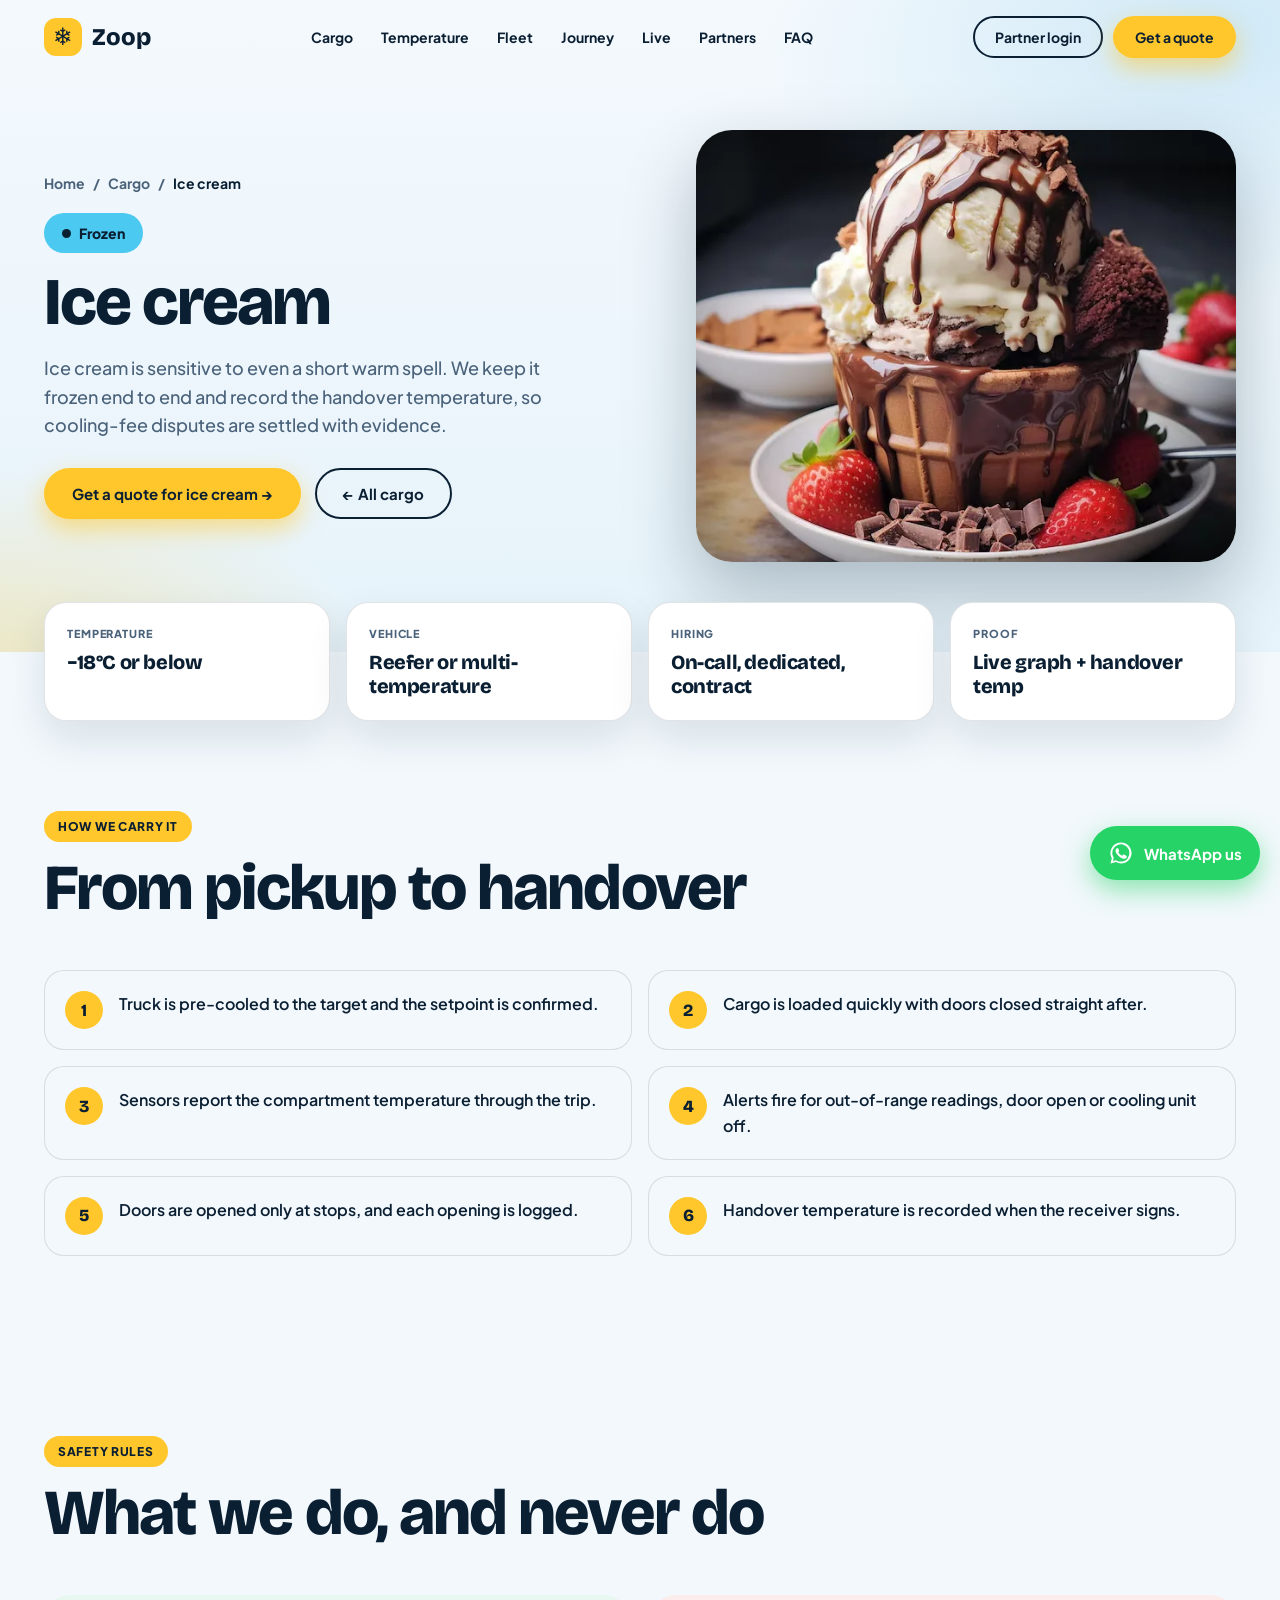
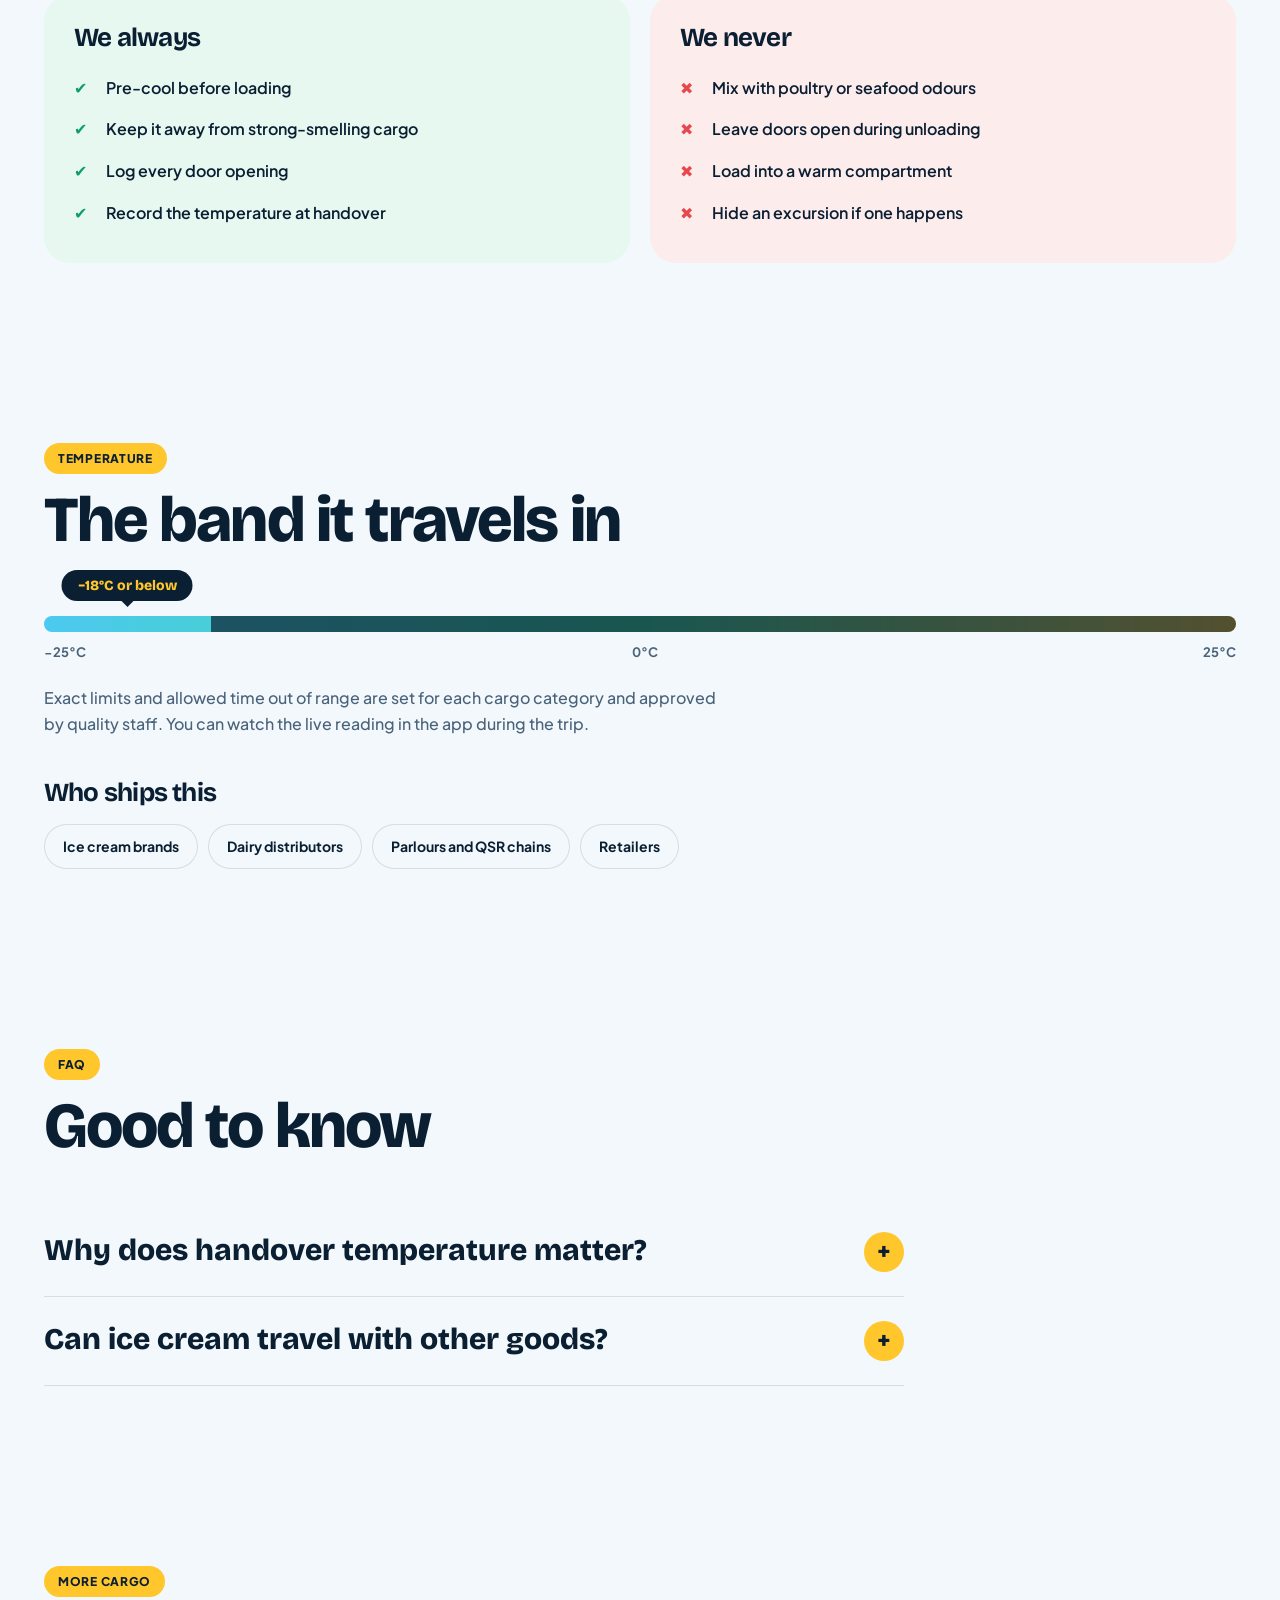
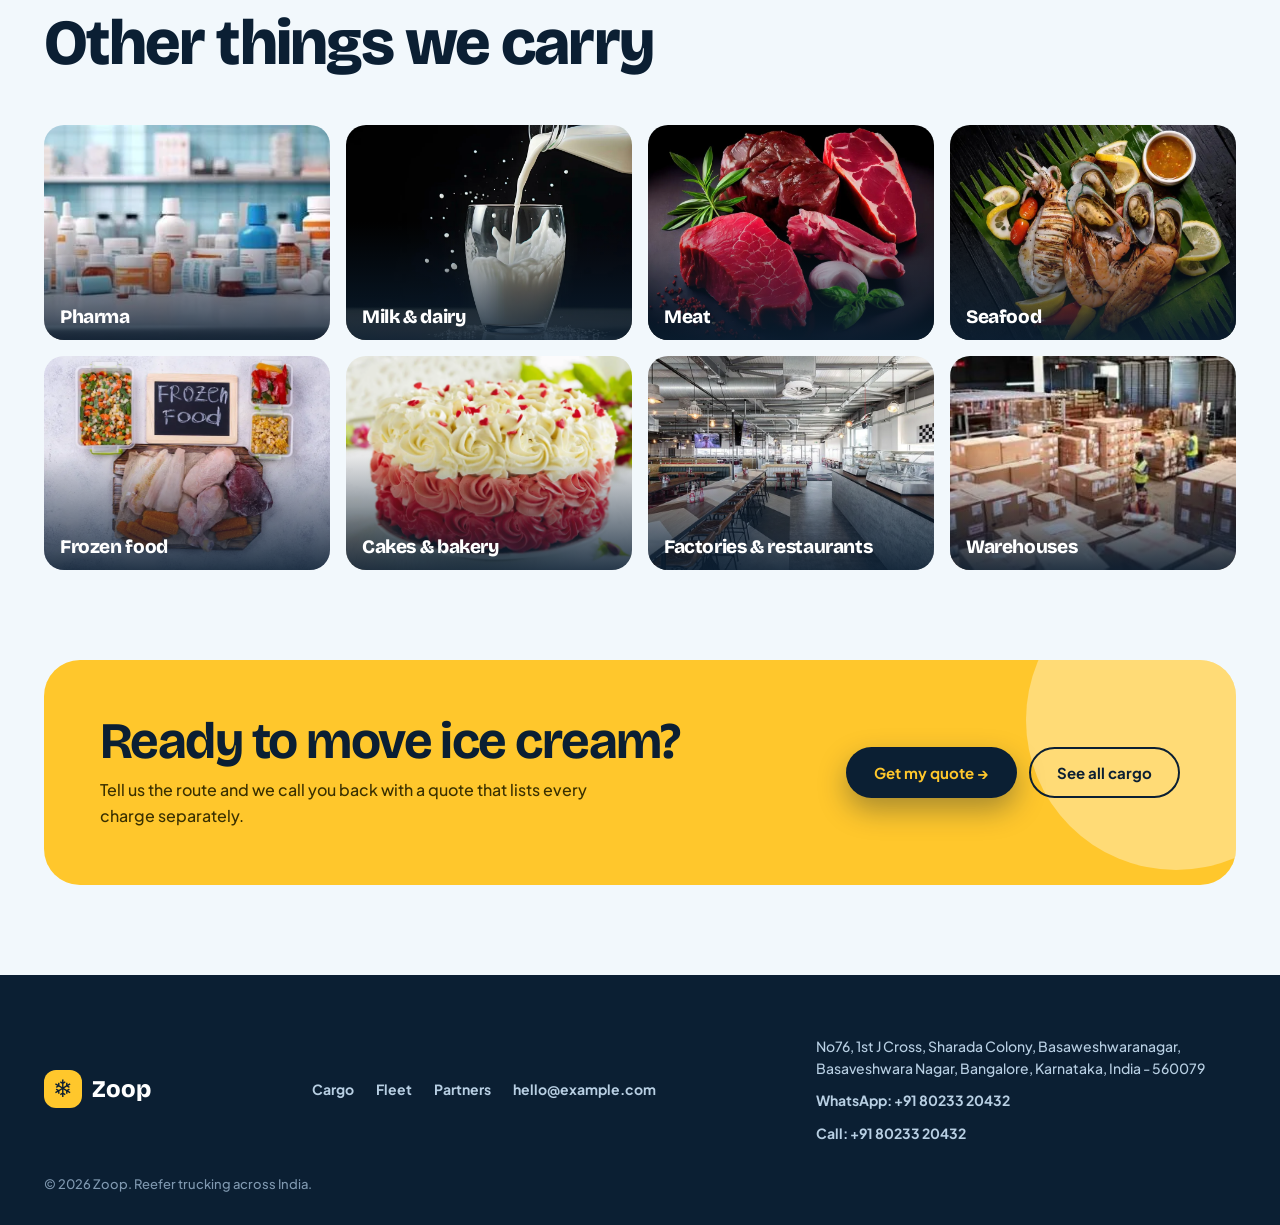
<file: cargo-ice-cream.html>
<!DOCTYPE html>
<html lang="en">
<head>
<meta charset="UTF-8" />
<meta name="viewport" content="width=device-width, initial-scale=1.0" />
<title>Ice cream transport | Zoop Reefer Trucks</title>
<meta name="description" content="Ice cream is sensitive to even a short warm spell. We keep it frozen end to end and record the handover temperature, so cooling-fee disputes are settled with evidence." />
<meta name="theme-color" content="#FFC72C" />
<link rel="preconnect" href="https://fonts.googleapis.com" />
<link rel="preconnect" href="https://fonts.gstatic.com" crossorigin />
<link href="https://fonts.googleapis.com/css2?family=Plus+Jakarta+Sans:wght@400;500;600;700&family=Bricolage+Grotesque:opsz,wght@12..96,700;12..96,800&display=swap" rel="stylesheet" />
<link rel="stylesheet" href="css/style.css" />
</head>
<body>
<div class="progress"></div>
<header class="nav" id="nav"><div class="wrap nav__in">
  <a href="index.html" class="logo"><i>❄</i>Zoop</a>
  <nav class="nav__l" id="links"><a href="index.html#cargo">Cargo</a><a href="index.html#temp">Temperature</a><a href="index.html#fleet">Fleet</a><a href="index.html#journey">Journey</a><a href="index.html#live">Live</a><a href="index.html#partners">Partners</a><a href="index.html#faq">FAQ</a></nav>
  <div class="nav__r"><a href="index.html#partners" class="btn btn--line">Partner login</a><a href="index.html?cargo=ice-cream#quote" class="btn btn--cta">Get a quote</a></div>
  <button class="burger" id="burger" aria-label="Menu" aria-expanded="false"><span></span><span></span><span></span></button>
</div></header>
<section class="dh">
  <div class="wrap">
    <div>
      <p class="crumb"><a href="index.html">Home</a> / <a href="index.html#cargo">Cargo</a> / <b>Ice cream</b></p>
      <span class="zt z-fz">Frozen</span>
      <h1>Ice cream</h1>
      <p class="lead">Ice cream is sensitive to even a short warm spell. We keep it frozen end to end and record the handover temperature, so cooling-fee disputes are settled with evidence.</p>
      <div class="hero__cta"><a href="index.html?cargo=ice-cream#quote" class="btn btn--cta">Get a quote for ice cream →</a><a href="index.html#cargo" class="btn btn--line">← All cargo</a></div>
    </div>
    <div class="hv"><img id="hbg" src="images/icecream.webp" alt="Ice cream" /></div>
  </div>
</section>
<div class="wrap"><div class="facts"><div class="fact rv"><small>Temperature</small><strong>−18°C or below</strong></div><div class="fact rv"><small>Vehicle</small><strong>Reefer or multi-temperature</strong></div><div class="fact rv"><small>Hiring</small><strong>On-call, dedicated, contract</strong></div><div class="fact rv"><small>Proof</small><strong>Live graph + handover temp</strong></div></div></div>

<section class="sec plain"><div class="wrap">
  <div class="hd rv"><span class="eyebrow">How we carry it</span><h2>From pickup to handover</h2></div>
  <ol class="how"><li class="rv">Truck is pre-cooled to the target and the setpoint is confirmed.</li><li class="rv">Cargo is loaded quickly with doors closed straight after.</li><li class="rv">Sensors report the compartment temperature through the trip.</li><li class="rv">Alerts fire for out-of-range readings, door open or cooling unit off.</li><li class="rv">Doors are opened only at stops, and each opening is logged.</li><li class="rv">Handover temperature is recorded when the receiver signs.</li></ol>
</div></section>

<section class="sec plain" style="background:var(--frost)"><div class="wrap">
  <div class="hd rv"><span class="eyebrow">Safety rules</span><h2>What we do, and never do</h2></div>
  <div class="dd2 rv"><div class="yes"><h3>We always</h3><ul><li>Pre-cool before loading</li><li>Keep it away from strong-smelling cargo</li><li>Log every door opening</li><li>Record the temperature at handover</li></ul></div><div class="no"><h3>We never</h3><ul><li>Mix with poultry or seafood odours</li><li>Leave doors open during unloading</li><li>Load into a warm compartment</li><li>Hide an excursion if one happens</li></ul></div></div>
</div></section>

<section class="sec plain"><div class="wrap">
  <div class="hd rv"><span class="eyebrow">Temperature</span><h2>The band it travels in</h2></div>
  <div class="gauge rv" style="--a:0.0%;--b:14.0%"><em>−18°C or below</em></div>
  <div class="gscale"><span>−25°C</span><span>0°C</span><span>25°C</span></div>
  <p class="gnote">Exact limits and allowed time out of range are set for each cargo category and approved by quality staff. You can watch the live reading in the app during the trip.</p>
  <div class="hd" style="margin:44px 0 18px"><h3 style="font-size:26px">Who ships this</h3></div>
  <div class="chips l"><span>Ice cream brands</span><span>Dairy distributors</span><span>Parlours and QSR chains</span><span>Retailers</span></div>
</div></section>

<section class="sec plain" style="background:var(--frost)"><div class="wrap"><div class="fq">
  <div class="hd rv"><span class="eyebrow">FAQ</span><h2>Good to know</h2></div>
  <details class="rv"><summary>Why does handover temperature matter?</summary><p>Cold stores can charge cooling fees when cargo arrives warmer than required. A recorded handover temperature protects shipper and carrier.</p></details><details class="rv"><summary>Can ice cream travel with other goods?</summary><p>Yes, on a multi-temperature truck with its own frozen compartment, kept apart from odour-producing cargo.</p></details>
</div></div></section>

<section class="sec plain"><div class="wrap">
  <div class="hd rv"><span class="eyebrow">More cargo</span><h2>Other things we carry</h2></div>
  <div class="more"><a class="mc rv" href="cargo-pharma.html"><img src="images/pharma.webp" alt="" loading="lazy"/><b>Pharma</b></a><a class="mc rv" href="cargo-milk-dairy.html"><img src="images/milk.webp" alt="" loading="lazy"/><b>Milk &amp; dairy</b></a><a class="mc rv" href="cargo-meat.html"><img src="images/meat.webp" alt="" loading="lazy"/><b>Meat</b></a><a class="mc rv" href="cargo-seafood.html"><img src="images/seafood.webp" alt="" loading="lazy"/><b>Seafood</b></a><a class="mc rv" href="cargo-frozen-food.html"><img src="images/frozenfood.webp" alt="" loading="lazy"/><b>Frozen food</b></a><a class="mc rv" href="cargo-cakes-bakery.html"><img src="images/cake1.webp" alt="" loading="lazy"/><b>Cakes &amp; bakery</b></a><a class="mc rv" href="cargo-factories-restaurants.html"><img src="images/foodmanufacture.webp" alt="" loading="lazy"/><b>Factories &amp; restaurants</b></a><a class="mc rv" href="cargo-warehouses.html"><img src="images/warehouse.webp" alt="" loading="lazy"/><b>Warehouses</b></a></div>
</div></section>

<section class="plain" style="padding:0 0 90px"><div class="wrap">
  <div class="band rv"><div><h2>Ready to move ice cream?</h2><p>Tell us the route and we call you back with a quote that lists every charge separately.</p></div>
  <div class="acts"><a href="index.html?cargo=ice-cream#quote" class="btn btn--ink">Get my quote →</a><a href="index.html#cargo" class="btn btn--line">See all cargo</a></div></div>
</div></section>

<footer><div class="wrap">
  <div class="ft"><a href="index.html" class="logo"><i>❄</i>Zoop</a>
  <nav><a href="index.html#cargo">Cargo</a><a href="index.html#fleet">Fleet</a><a href="index.html#partners">Partners</a><a href="mailto:hello@example.com">hello@example.com</a></nav>
  <div class="ft__c"><address>No76, 1st J Cross, Sharada Colony, Basaweshwaranagar, Basaveshwara Nagar, Bangalore, Karnataka, India - 560079</address><a href="https://wa.me/918023320432" target="_blank" rel="noopener">WhatsApp: +91 80233 20432</a><a href="tel:+918023320432">Call: +91 80233 20432</a></div></div>
  <p class="copy">© <span id="yr"></span> Zoop. Reefer trucking across India.</p>
</div></footer>
<a class="wa-float" href="https://wa.me/918023320432?text=Hi%20Zoop%2C%20I%27d%20like%20a%20reefer%20truck%20quote." target="_blank" rel="noopener" aria-label="Chat with Zoop on WhatsApp"><svg viewBox="0 0 32 32" aria-hidden="true"><path d="M16 3C8.8 3 3 8.8 3 16c0 2.3.6 4.5 1.7 6.4L3 29l6.8-1.8A13 13 0 0 0 16 29c7.2 0 13-5.8 13-13S23.2 3 16 3zm0 23.6c-2 0-3.9-.5-5.6-1.5l-.4-.2-4 1 1.1-3.9-.3-.4A10.6 10.6 0 1 1 16 26.6zm5.8-7.9c-.3-.2-1.9-.9-2.2-1-.3-.1-.5-.2-.7.2-.2.3-.8 1-1 1.2-.2.2-.4.2-.7.1-.3-.2-1.4-.5-2.6-1.6-1-.9-1.6-1.9-1.8-2.2-.2-.3 0-.5.1-.7l.5-.6c.2-.2.2-.3.3-.5.1-.2.1-.4 0-.6l-1-2.3c-.2-.6-.5-.5-.7-.5h-.6c-.2 0-.6.1-.9.4-.3.3-1.2 1.2-1.2 2.9s1.2 3.3 1.4 3.5c.2.2 2.4 3.7 5.9 5.1 3.5 1.4 3.5.9 4.1.9.6-.1 1.9-.8 2.2-1.5.3-.8.3-1.4.2-1.5-.1-.2-.3-.3-.6-.4z"/></svg><span>WhatsApp us</span></a>
<script src="js/detail.js"></script>
</body>
</html>
</file>
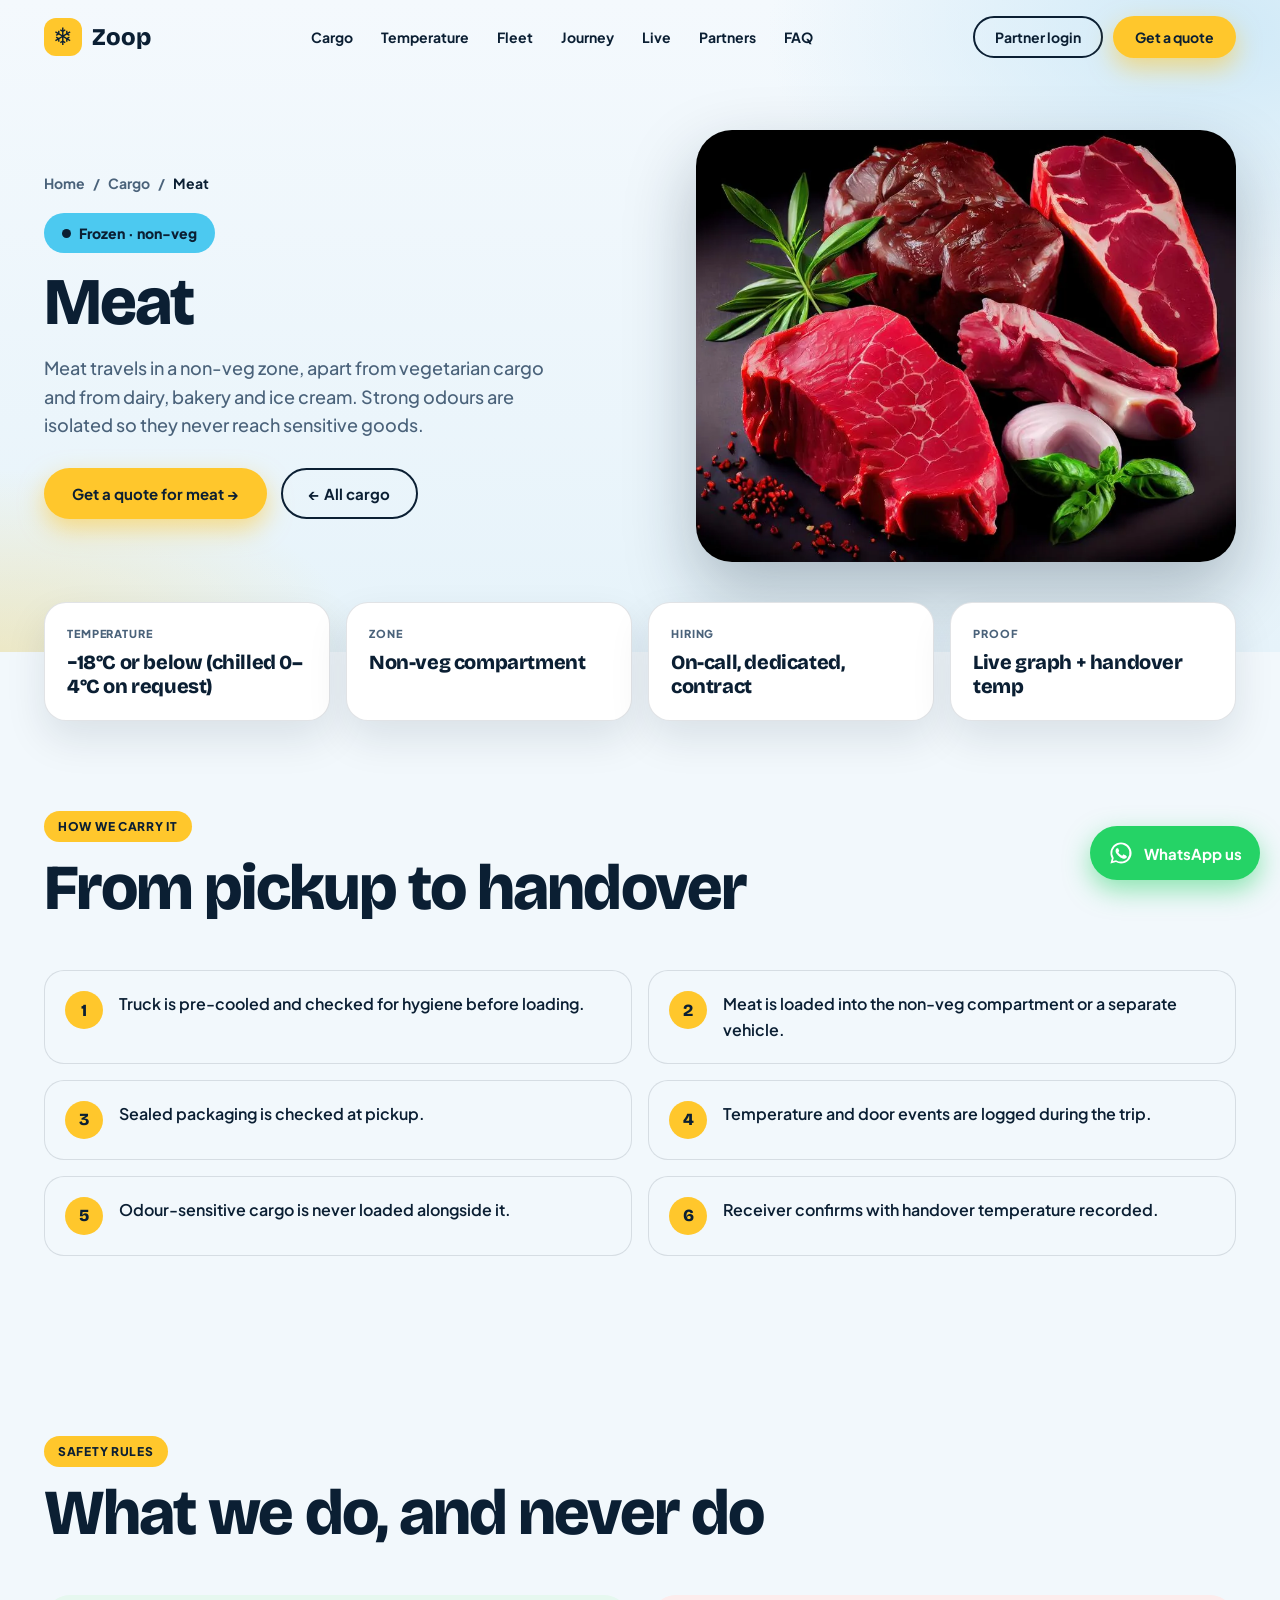
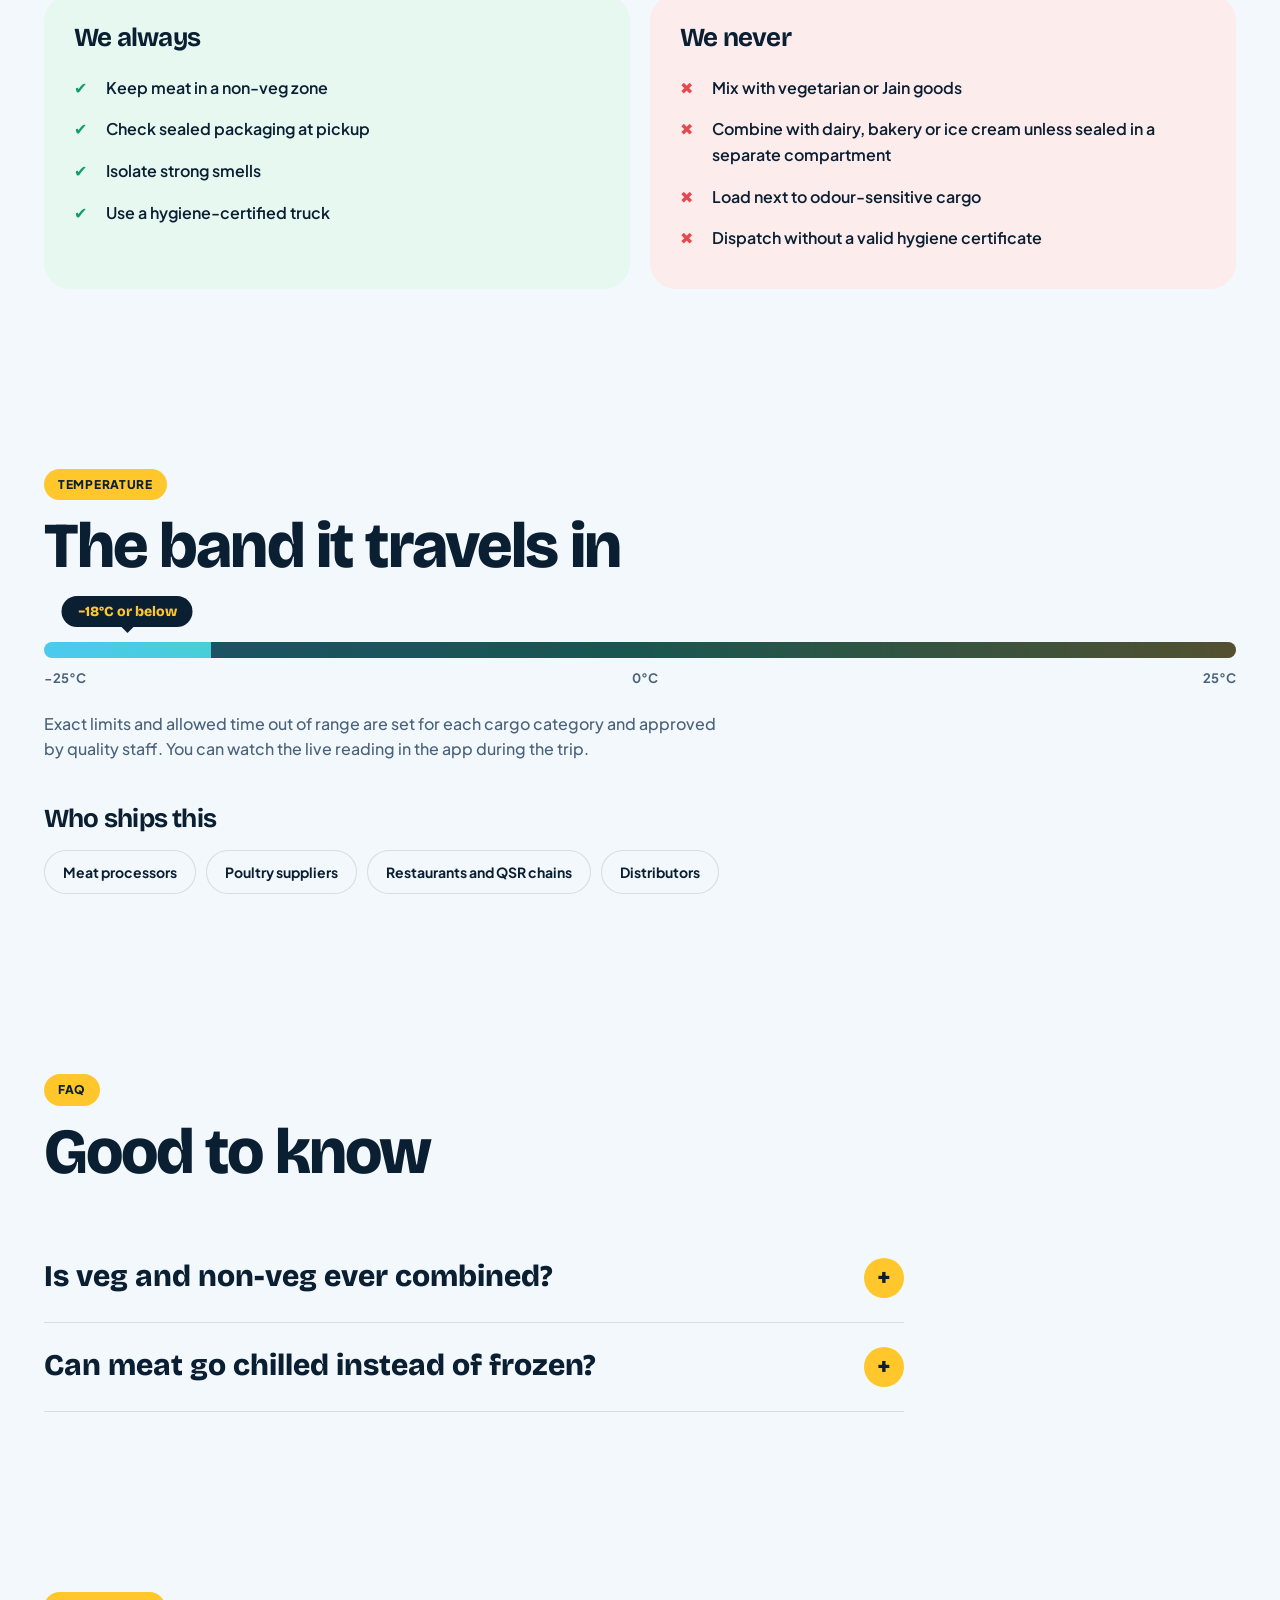
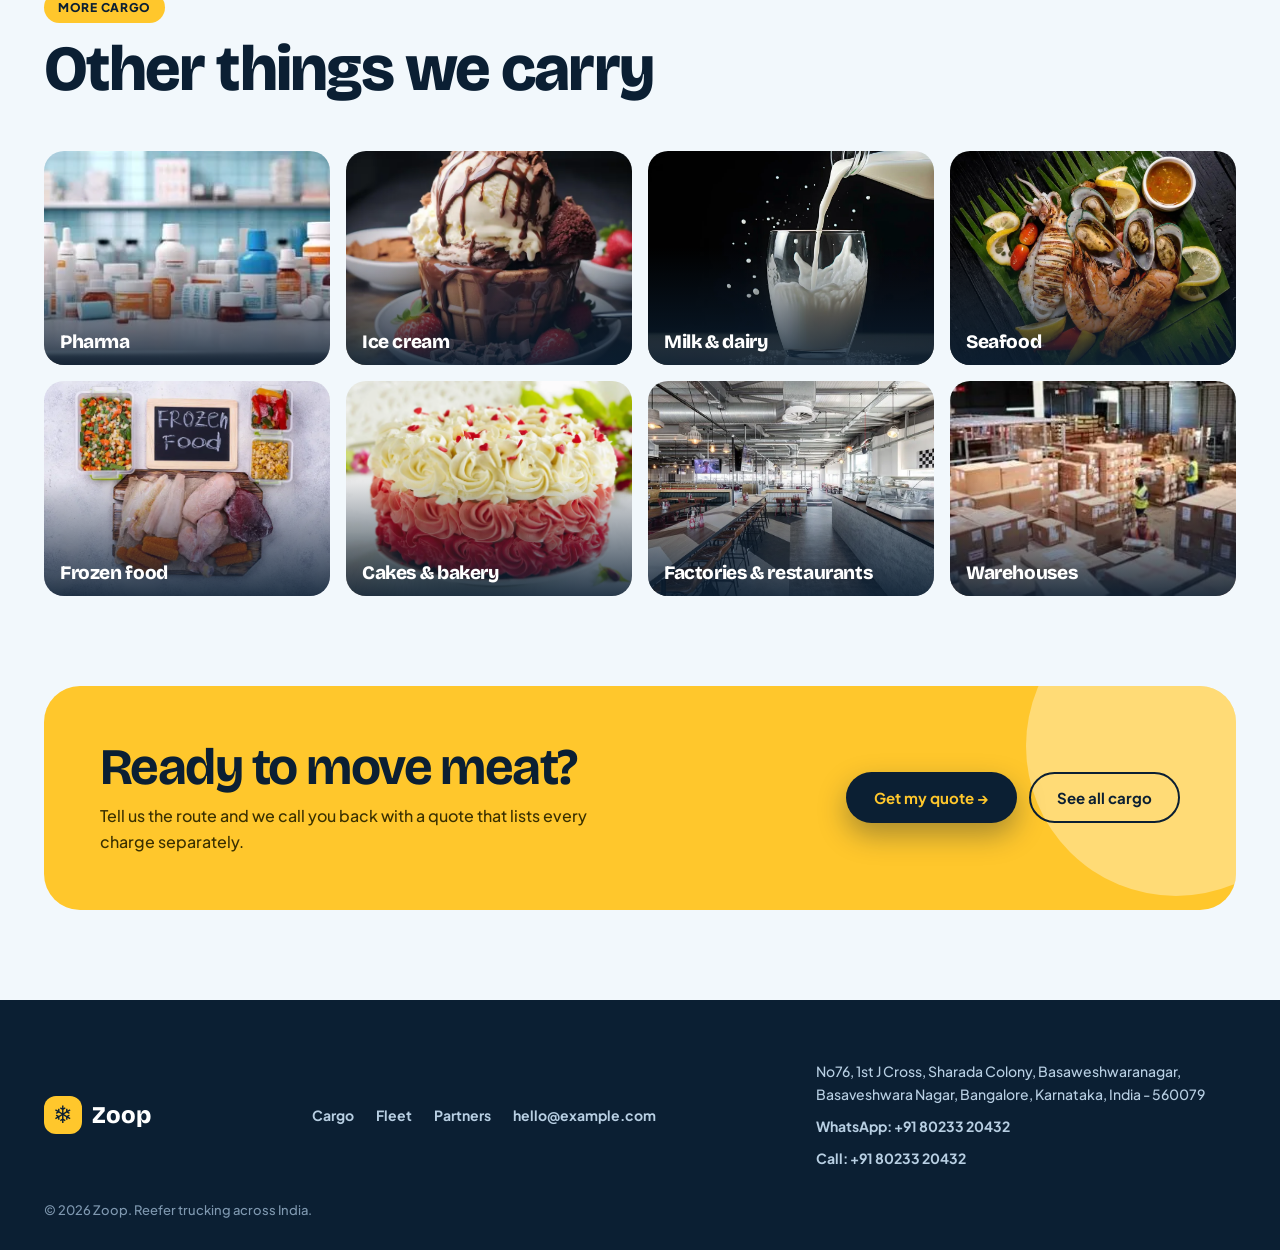
<file: cargo-meat.html>
<!DOCTYPE html>
<html lang="en">
<head>
<meta charset="UTF-8" />
<meta name="viewport" content="width=device-width, initial-scale=1.0" />
<title>Meat transport | Zoop Reefer Trucks</title>
<meta name="description" content="Meat travels in a non-veg zone, apart from vegetarian cargo and from dairy, bakery and ice cream. Strong odours are isolated so they never reach sensitive goods." />
<meta name="theme-color" content="#FFC72C" />
<link rel="preconnect" href="https://fonts.googleapis.com" />
<link rel="preconnect" href="https://fonts.gstatic.com" crossorigin />
<link href="https://fonts.googleapis.com/css2?family=Plus+Jakarta+Sans:wght@400;500;600;700&family=Bricolage+Grotesque:opsz,wght@12..96,700;12..96,800&display=swap" rel="stylesheet" />
<link rel="stylesheet" href="css/style.css" />
</head>
<body>
<div class="progress"></div>
<header class="nav" id="nav"><div class="wrap nav__in">
  <a href="index.html" class="logo"><i>❄</i>Zoop</a>
  <nav class="nav__l" id="links"><a href="index.html#cargo">Cargo</a><a href="index.html#temp">Temperature</a><a href="index.html#fleet">Fleet</a><a href="index.html#journey">Journey</a><a href="index.html#live">Live</a><a href="index.html#partners">Partners</a><a href="index.html#faq">FAQ</a></nav>
  <div class="nav__r"><a href="index.html#partners" class="btn btn--line">Partner login</a><a href="index.html?cargo=meat#quote" class="btn btn--cta">Get a quote</a></div>
  <button class="burger" id="burger" aria-label="Menu" aria-expanded="false"><span></span><span></span><span></span></button>
</div></header>
<section class="dh">
  <div class="wrap">
    <div>
      <p class="crumb"><a href="index.html">Home</a> / <a href="index.html#cargo">Cargo</a> / <b>Meat</b></p>
      <span class="zt z-fz">Frozen · non-veg</span>
      <h1>Meat</h1>
      <p class="lead">Meat travels in a non-veg zone, apart from vegetarian cargo and from dairy, bakery and ice cream. Strong odours are isolated so they never reach sensitive goods.</p>
      <div class="hero__cta"><a href="index.html?cargo=meat#quote" class="btn btn--cta">Get a quote for meat →</a><a href="index.html#cargo" class="btn btn--line">← All cargo</a></div>
    </div>
    <div class="hv"><img id="hbg" src="images/meat.webp" alt="Meat" /></div>
  </div>
</section>
<div class="wrap"><div class="facts"><div class="fact rv"><small>Temperature</small><strong>−18°C or below (chilled 0–4°C on request)</strong></div><div class="fact rv"><small>Zone</small><strong>Non-veg compartment</strong></div><div class="fact rv"><small>Hiring</small><strong>On-call, dedicated, contract</strong></div><div class="fact rv"><small>Proof</small><strong>Live graph + handover temp</strong></div></div></div>

<section class="sec plain"><div class="wrap">
  <div class="hd rv"><span class="eyebrow">How we carry it</span><h2>From pickup to handover</h2></div>
  <ol class="how"><li class="rv">Truck is pre-cooled and checked for hygiene before loading.</li><li class="rv">Meat is loaded into the non-veg compartment or a separate vehicle.</li><li class="rv">Sealed packaging is checked at pickup.</li><li class="rv">Temperature and door events are logged during the trip.</li><li class="rv">Odour-sensitive cargo is never loaded alongside it.</li><li class="rv">Receiver confirms with handover temperature recorded.</li></ol>
</div></section>

<section class="sec plain" style="background:var(--frost)"><div class="wrap">
  <div class="hd rv"><span class="eyebrow">Safety rules</span><h2>What we do, and never do</h2></div>
  <div class="dd2 rv"><div class="yes"><h3>We always</h3><ul><li>Keep meat in a non-veg zone</li><li>Check sealed packaging at pickup</li><li>Isolate strong smells</li><li>Use a hygiene-certified truck</li></ul></div><div class="no"><h3>We never</h3><ul><li>Mix with vegetarian or Jain goods</li><li>Combine with dairy, bakery or ice cream unless sealed in a separate compartment</li><li>Load next to odour-sensitive cargo</li><li>Dispatch without a valid hygiene certificate</li></ul></div></div>
</div></section>

<section class="sec plain"><div class="wrap">
  <div class="hd rv"><span class="eyebrow">Temperature</span><h2>The band it travels in</h2></div>
  <div class="gauge rv" style="--a:0.0%;--b:14.0%"><em>−18°C or below</em></div>
  <div class="gscale"><span>−25°C</span><span>0°C</span><span>25°C</span></div>
  <p class="gnote">Exact limits and allowed time out of range are set for each cargo category and approved by quality staff. You can watch the live reading in the app during the trip.</p>
  <div class="hd" style="margin:44px 0 18px"><h3 style="font-size:26px">Who ships this</h3></div>
  <div class="chips l"><span>Meat processors</span><span>Poultry suppliers</span><span>Restaurants and QSR chains</span><span>Distributors</span></div>
</div></section>

<section class="sec plain" style="background:var(--frost)"><div class="wrap"><div class="fq">
  <div class="hd rv"><span class="eyebrow">FAQ</span><h2>Good to know</h2></div>
  <details class="rv"><summary>Is veg and non-veg ever combined?</summary><p>Vegetarian and Jain food is kept strictly separate: a separate compartment, or a separate vehicle when strict dietary or religious needs apply.</p></details><details class="rv"><summary>Can meat go chilled instead of frozen?</summary><p>Yes, a chilled band can be set. Tell us the requirement when you book.</p></details>
</div></div></section>

<section class="sec plain"><div class="wrap">
  <div class="hd rv"><span class="eyebrow">More cargo</span><h2>Other things we carry</h2></div>
  <div class="more"><a class="mc rv" href="cargo-pharma.html"><img src="images/pharma.webp" alt="" loading="lazy"/><b>Pharma</b></a><a class="mc rv" href="cargo-ice-cream.html"><img src="images/icecream.webp" alt="" loading="lazy"/><b>Ice cream</b></a><a class="mc rv" href="cargo-milk-dairy.html"><img src="images/milk.webp" alt="" loading="lazy"/><b>Milk &amp; dairy</b></a><a class="mc rv" href="cargo-seafood.html"><img src="images/seafood.webp" alt="" loading="lazy"/><b>Seafood</b></a><a class="mc rv" href="cargo-frozen-food.html"><img src="images/frozenfood.webp" alt="" loading="lazy"/><b>Frozen food</b></a><a class="mc rv" href="cargo-cakes-bakery.html"><img src="images/cake1.webp" alt="" loading="lazy"/><b>Cakes &amp; bakery</b></a><a class="mc rv" href="cargo-factories-restaurants.html"><img src="images/foodmanufacture.webp" alt="" loading="lazy"/><b>Factories &amp; restaurants</b></a><a class="mc rv" href="cargo-warehouses.html"><img src="images/warehouse.webp" alt="" loading="lazy"/><b>Warehouses</b></a></div>
</div></section>

<section class="plain" style="padding:0 0 90px"><div class="wrap">
  <div class="band rv"><div><h2>Ready to move meat?</h2><p>Tell us the route and we call you back with a quote that lists every charge separately.</p></div>
  <div class="acts"><a href="index.html?cargo=meat#quote" class="btn btn--ink">Get my quote →</a><a href="index.html#cargo" class="btn btn--line">See all cargo</a></div></div>
</div></section>

<footer><div class="wrap">
  <div class="ft"><a href="index.html" class="logo"><i>❄</i>Zoop</a>
  <nav><a href="index.html#cargo">Cargo</a><a href="index.html#fleet">Fleet</a><a href="index.html#partners">Partners</a><a href="mailto:hello@example.com">hello@example.com</a></nav>
  <div class="ft__c"><address>No76, 1st J Cross, Sharada Colony, Basaweshwaranagar, Basaveshwara Nagar, Bangalore, Karnataka, India - 560079</address><a href="https://wa.me/918023320432" target="_blank" rel="noopener">WhatsApp: +91 80233 20432</a><a href="tel:+918023320432">Call: +91 80233 20432</a></div></div>
  <p class="copy">© <span id="yr"></span> Zoop. Reefer trucking across India.</p>
</div></footer>
<a class="wa-float" href="https://wa.me/918023320432?text=Hi%20Zoop%2C%20I%27d%20like%20a%20reefer%20truck%20quote." target="_blank" rel="noopener" aria-label="Chat with Zoop on WhatsApp"><svg viewBox="0 0 32 32" aria-hidden="true"><path d="M16 3C8.8 3 3 8.8 3 16c0 2.3.6 4.5 1.7 6.4L3 29l6.8-1.8A13 13 0 0 0 16 29c7.2 0 13-5.8 13-13S23.2 3 16 3zm0 23.6c-2 0-3.9-.5-5.6-1.5l-.4-.2-4 1 1.1-3.9-.3-.4A10.6 10.6 0 1 1 16 26.6zm5.8-7.9c-.3-.2-1.9-.9-2.2-1-.3-.1-.5-.2-.7.2-.2.3-.8 1-1 1.2-.2.2-.4.2-.7.1-.3-.2-1.4-.5-2.6-1.6-1-.9-1.6-1.9-1.8-2.2-.2-.3 0-.5.1-.7l.5-.6c.2-.2.2-.3.3-.5.1-.2.1-.4 0-.6l-1-2.3c-.2-.6-.5-.5-.7-.5h-.6c-.2 0-.6.1-.9.4-.3.3-1.2 1.2-1.2 2.9s1.2 3.3 1.4 3.5c.2.2 2.4 3.7 5.9 5.1 3.5 1.4 3.5.9 4.1.9.6-.1 1.9-.8 2.2-1.5.3-.8.3-1.4.2-1.5-.1-.2-.3-.3-.6-.4z"/></svg><span>WhatsApp us</span></a>
<script src="js/detail.js"></script>
</body>
</html>
</file>
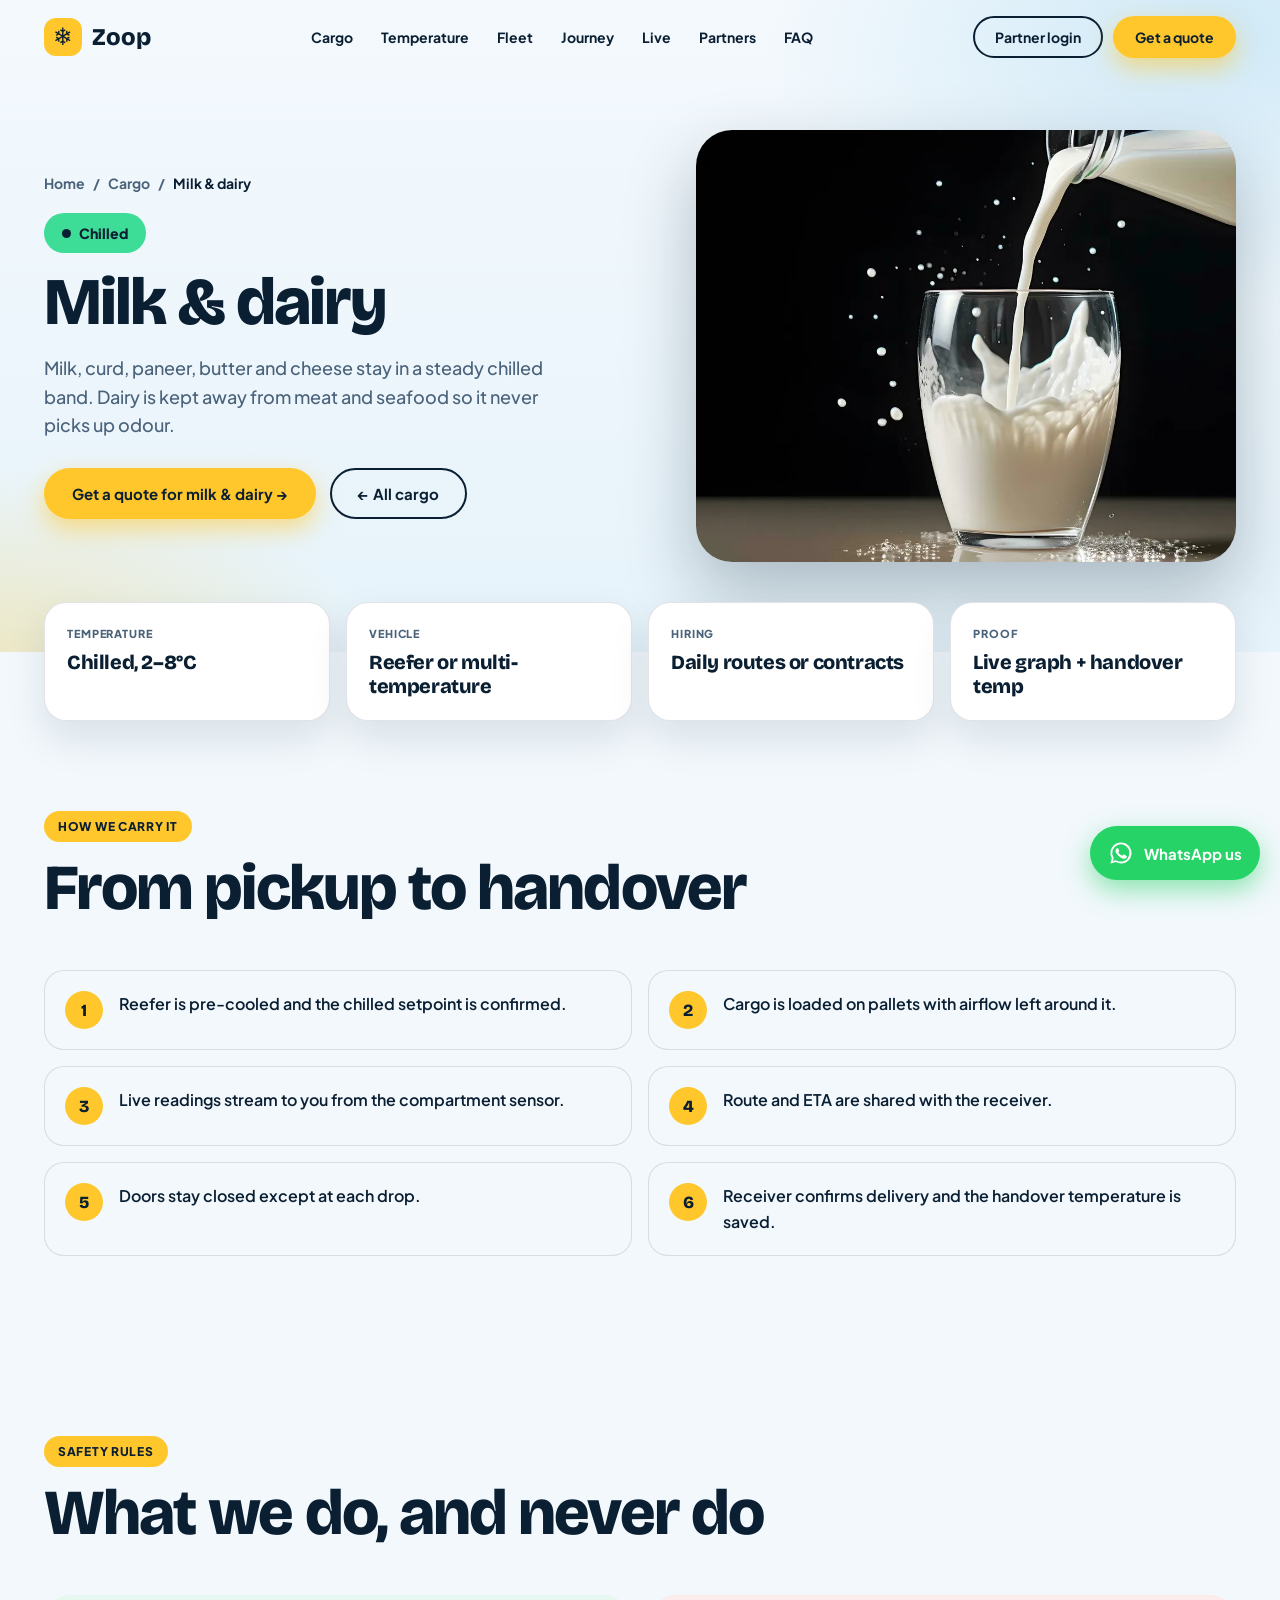
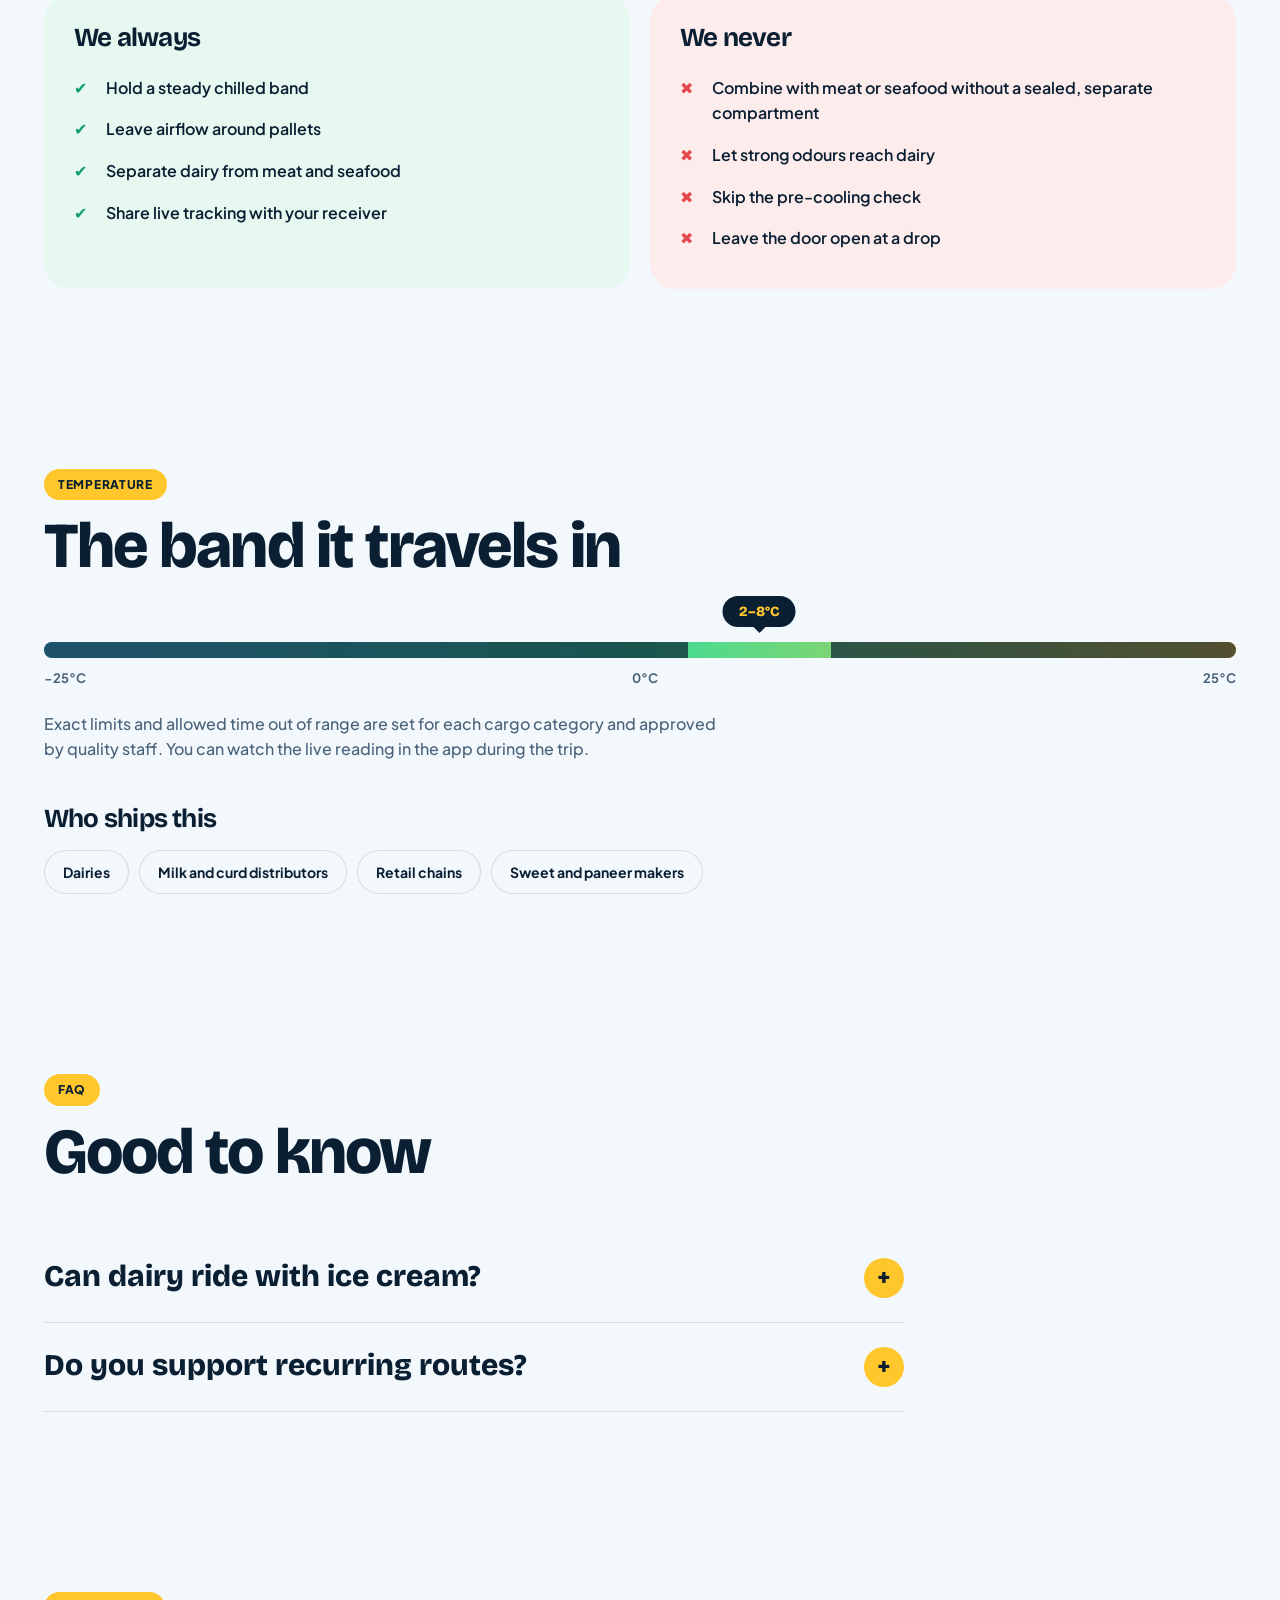
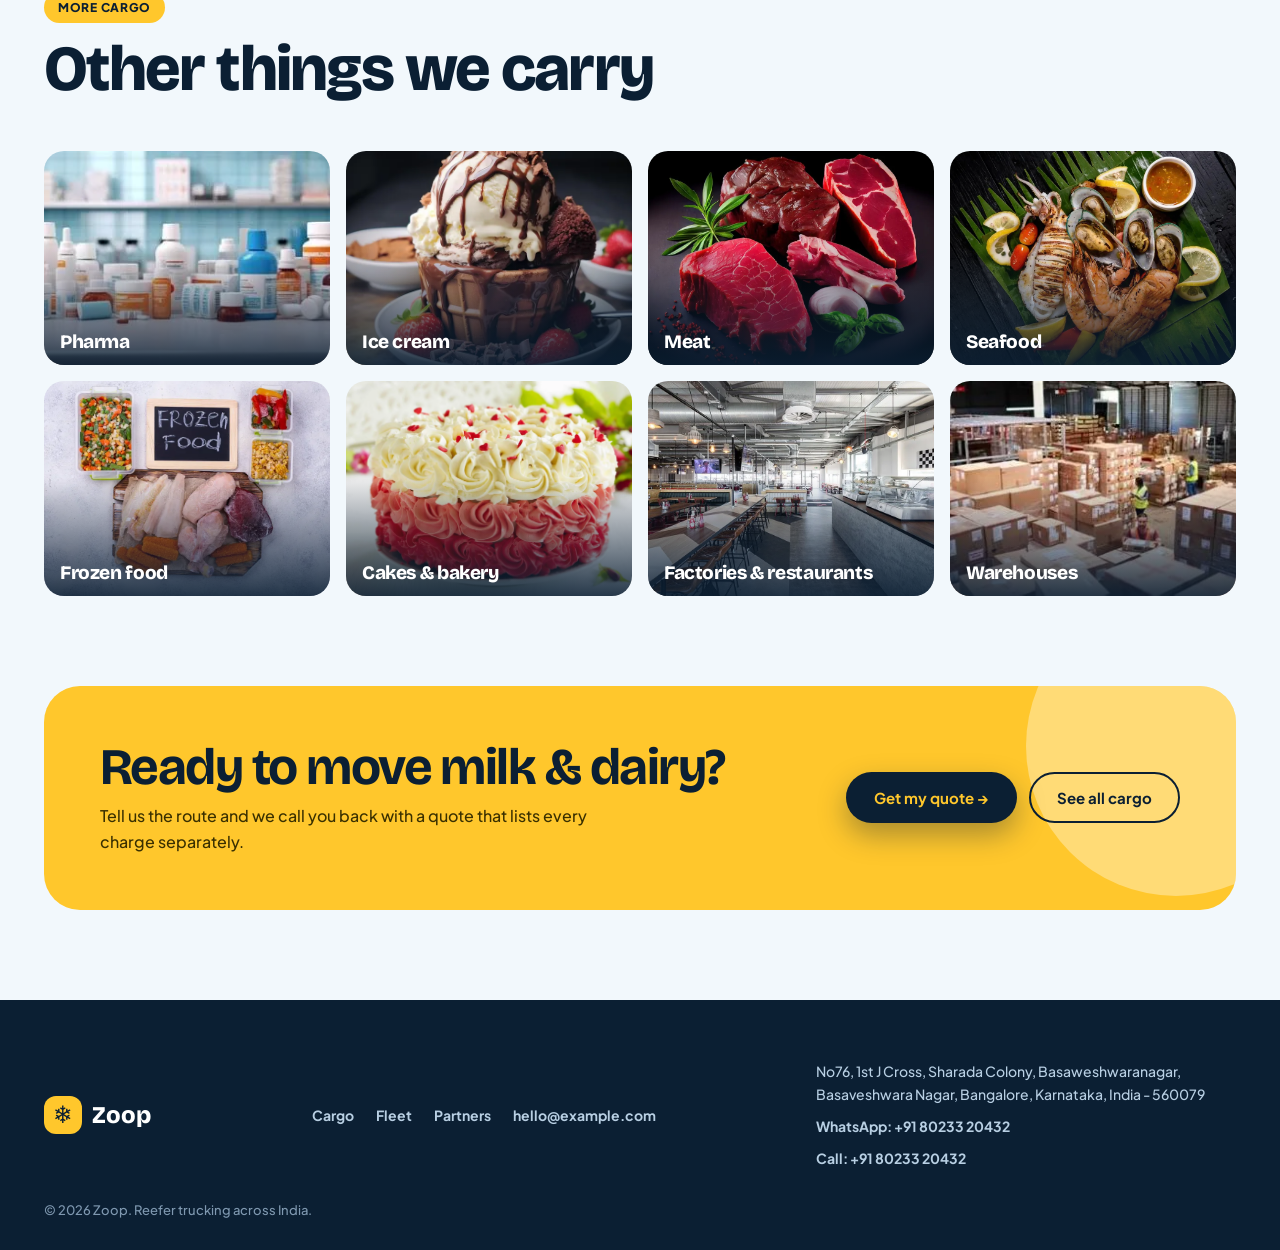
<file: cargo-milk-dairy.html>
<!DOCTYPE html>
<html lang="en">
<head>
<meta charset="UTF-8" />
<meta name="viewport" content="width=device-width, initial-scale=1.0" />
<title>Milk &amp; dairy transport | Zoop Reefer Trucks</title>
<meta name="description" content="Milk, curd, paneer, butter and cheese stay in a steady chilled band. Dairy is kept away from meat and seafood so it never picks up odour." />
<meta name="theme-color" content="#FFC72C" />
<link rel="preconnect" href="https://fonts.googleapis.com" />
<link rel="preconnect" href="https://fonts.gstatic.com" crossorigin />
<link href="https://fonts.googleapis.com/css2?family=Plus+Jakarta+Sans:wght@400;500;600;700&family=Bricolage+Grotesque:opsz,wght@12..96,700;12..96,800&display=swap" rel="stylesheet" />
<link rel="stylesheet" href="css/style.css" />
</head>
<body>
<div class="progress"></div>
<header class="nav" id="nav"><div class="wrap nav__in">
  <a href="index.html" class="logo"><i>❄</i>Zoop</a>
  <nav class="nav__l" id="links"><a href="index.html#cargo">Cargo</a><a href="index.html#temp">Temperature</a><a href="index.html#fleet">Fleet</a><a href="index.html#journey">Journey</a><a href="index.html#live">Live</a><a href="index.html#partners">Partners</a><a href="index.html#faq">FAQ</a></nav>
  <div class="nav__r"><a href="index.html#partners" class="btn btn--line">Partner login</a><a href="index.html?cargo=milk-dairy#quote" class="btn btn--cta">Get a quote</a></div>
  <button class="burger" id="burger" aria-label="Menu" aria-expanded="false"><span></span><span></span><span></span></button>
</div></header>
<section class="dh">
  <div class="wrap">
    <div>
      <p class="crumb"><a href="index.html">Home</a> / <a href="index.html#cargo">Cargo</a> / <b>Milk &amp; dairy</b></p>
      <span class="zt z-ch">Chilled</span>
      <h1>Milk &amp; dairy</h1>
      <p class="lead">Milk, curd, paneer, butter and cheese stay in a steady chilled band. Dairy is kept away from meat and seafood so it never picks up odour.</p>
      <div class="hero__cta"><a href="index.html?cargo=milk-dairy#quote" class="btn btn--cta">Get a quote for milk &amp; dairy →</a><a href="index.html#cargo" class="btn btn--line">← All cargo</a></div>
    </div>
    <div class="hv"><img id="hbg" src="images/milk.webp" alt="Milk &amp; dairy" /></div>
  </div>
</section>
<div class="wrap"><div class="facts"><div class="fact rv"><small>Temperature</small><strong>Chilled, 2–8°C</strong></div><div class="fact rv"><small>Vehicle</small><strong>Reefer or multi-temperature</strong></div><div class="fact rv"><small>Hiring</small><strong>Daily routes or contracts</strong></div><div class="fact rv"><small>Proof</small><strong>Live graph + handover temp</strong></div></div></div>

<section class="sec plain"><div class="wrap">
  <div class="hd rv"><span class="eyebrow">How we carry it</span><h2>From pickup to handover</h2></div>
  <ol class="how"><li class="rv">Reefer is pre-cooled and the chilled setpoint is confirmed.</li><li class="rv">Cargo is loaded on pallets with airflow left around it.</li><li class="rv">Live readings stream to you from the compartment sensor.</li><li class="rv">Route and ETA are shared with the receiver.</li><li class="rv">Doors stay closed except at each drop.</li><li class="rv">Receiver confirms delivery and the handover temperature is saved.</li></ol>
</div></section>

<section class="sec plain" style="background:var(--frost)"><div class="wrap">
  <div class="hd rv"><span class="eyebrow">Safety rules</span><h2>What we do, and never do</h2></div>
  <div class="dd2 rv"><div class="yes"><h3>We always</h3><ul><li>Hold a steady chilled band</li><li>Leave airflow around pallets</li><li>Separate dairy from meat and seafood</li><li>Share live tracking with your receiver</li></ul></div><div class="no"><h3>We never</h3><ul><li>Combine with meat or seafood without a sealed, separate compartment</li><li>Let strong odours reach dairy</li><li>Skip the pre-cooling check</li><li>Leave the door open at a drop</li></ul></div></div>
</div></section>

<section class="sec plain"><div class="wrap">
  <div class="hd rv"><span class="eyebrow">Temperature</span><h2>The band it travels in</h2></div>
  <div class="gauge rv" style="--a:54.0%;--b:66.0%"><em>2–8°C</em></div>
  <div class="gscale"><span>−25°C</span><span>0°C</span><span>25°C</span></div>
  <p class="gnote">Exact limits and allowed time out of range are set for each cargo category and approved by quality staff. You can watch the live reading in the app during the trip.</p>
  <div class="hd" style="margin:44px 0 18px"><h3 style="font-size:26px">Who ships this</h3></div>
  <div class="chips l"><span>Dairies</span><span>Milk and curd distributors</span><span>Retail chains</span><span>Sweet and paneer makers</span></div>
</div></section>

<section class="sec plain" style="background:var(--frost)"><div class="wrap"><div class="fq">
  <div class="hd rv"><span class="eyebrow">FAQ</span><h2>Good to know</h2></div>
  <details class="rv"><summary>Can dairy ride with ice cream?</summary><p>Yes, on a multi-temperature truck, each in its own compartment at its own setting.</p></details><details class="rv"><summary>Do you support recurring routes?</summary><p>Yes. Monthly and annual contracts give you a fixed rate card and a steady lane.</p></details>
</div></div></section>

<section class="sec plain"><div class="wrap">
  <div class="hd rv"><span class="eyebrow">More cargo</span><h2>Other things we carry</h2></div>
  <div class="more"><a class="mc rv" href="cargo-pharma.html"><img src="images/pharma.webp" alt="" loading="lazy"/><b>Pharma</b></a><a class="mc rv" href="cargo-ice-cream.html"><img src="images/icecream.webp" alt="" loading="lazy"/><b>Ice cream</b></a><a class="mc rv" href="cargo-meat.html"><img src="images/meat.webp" alt="" loading="lazy"/><b>Meat</b></a><a class="mc rv" href="cargo-seafood.html"><img src="images/seafood.webp" alt="" loading="lazy"/><b>Seafood</b></a><a class="mc rv" href="cargo-frozen-food.html"><img src="images/frozenfood.webp" alt="" loading="lazy"/><b>Frozen food</b></a><a class="mc rv" href="cargo-cakes-bakery.html"><img src="images/cake1.webp" alt="" loading="lazy"/><b>Cakes &amp; bakery</b></a><a class="mc rv" href="cargo-factories-restaurants.html"><img src="images/foodmanufacture.webp" alt="" loading="lazy"/><b>Factories &amp; restaurants</b></a><a class="mc rv" href="cargo-warehouses.html"><img src="images/warehouse.webp" alt="" loading="lazy"/><b>Warehouses</b></a></div>
</div></section>

<section class="plain" style="padding:0 0 90px"><div class="wrap">
  <div class="band rv"><div><h2>Ready to move milk &amp; dairy?</h2><p>Tell us the route and we call you back with a quote that lists every charge separately.</p></div>
  <div class="acts"><a href="index.html?cargo=milk-dairy#quote" class="btn btn--ink">Get my quote →</a><a href="index.html#cargo" class="btn btn--line">See all cargo</a></div></div>
</div></section>

<footer><div class="wrap">
  <div class="ft"><a href="index.html" class="logo"><i>❄</i>Zoop</a>
  <nav><a href="index.html#cargo">Cargo</a><a href="index.html#fleet">Fleet</a><a href="index.html#partners">Partners</a><a href="mailto:hello@example.com">hello@example.com</a></nav>
  <div class="ft__c"><address>No76, 1st J Cross, Sharada Colony, Basaweshwaranagar, Basaveshwara Nagar, Bangalore, Karnataka, India - 560079</address><a href="https://wa.me/918023320432" target="_blank" rel="noopener">WhatsApp: +91 80233 20432</a><a href="tel:+918023320432">Call: +91 80233 20432</a></div></div>
  <p class="copy">© <span id="yr"></span> Zoop. Reefer trucking across India.</p>
</div></footer>
<a class="wa-float" href="https://wa.me/918023320432?text=Hi%20Zoop%2C%20I%27d%20like%20a%20reefer%20truck%20quote." target="_blank" rel="noopener" aria-label="Chat with Zoop on WhatsApp"><svg viewBox="0 0 32 32" aria-hidden="true"><path d="M16 3C8.8 3 3 8.8 3 16c0 2.3.6 4.5 1.7 6.4L3 29l6.8-1.8A13 13 0 0 0 16 29c7.2 0 13-5.8 13-13S23.2 3 16 3zm0 23.6c-2 0-3.9-.5-5.6-1.5l-.4-.2-4 1 1.1-3.9-.3-.4A10.6 10.6 0 1 1 16 26.6zm5.8-7.9c-.3-.2-1.9-.9-2.2-1-.3-.1-.5-.2-.7.2-.2.3-.8 1-1 1.2-.2.2-.4.2-.7.1-.3-.2-1.4-.5-2.6-1.6-1-.9-1.6-1.9-1.8-2.2-.2-.3 0-.5.1-.7l.5-.6c.2-.2.2-.3.3-.5.1-.2.1-.4 0-.6l-1-2.3c-.2-.6-.5-.5-.7-.5h-.6c-.2 0-.6.1-.9.4-.3.3-1.2 1.2-1.2 2.9s1.2 3.3 1.4 3.5c.2.2 2.4 3.7 5.9 5.1 3.5 1.4 3.5.9 4.1.9.6-.1 1.9-.8 2.2-1.5.3-.8.3-1.4.2-1.5-.1-.2-.3-.3-.6-.4z"/></svg><span>WhatsApp us</span></a>
<script src="js/detail.js"></script>
</body>
</html>
</file>
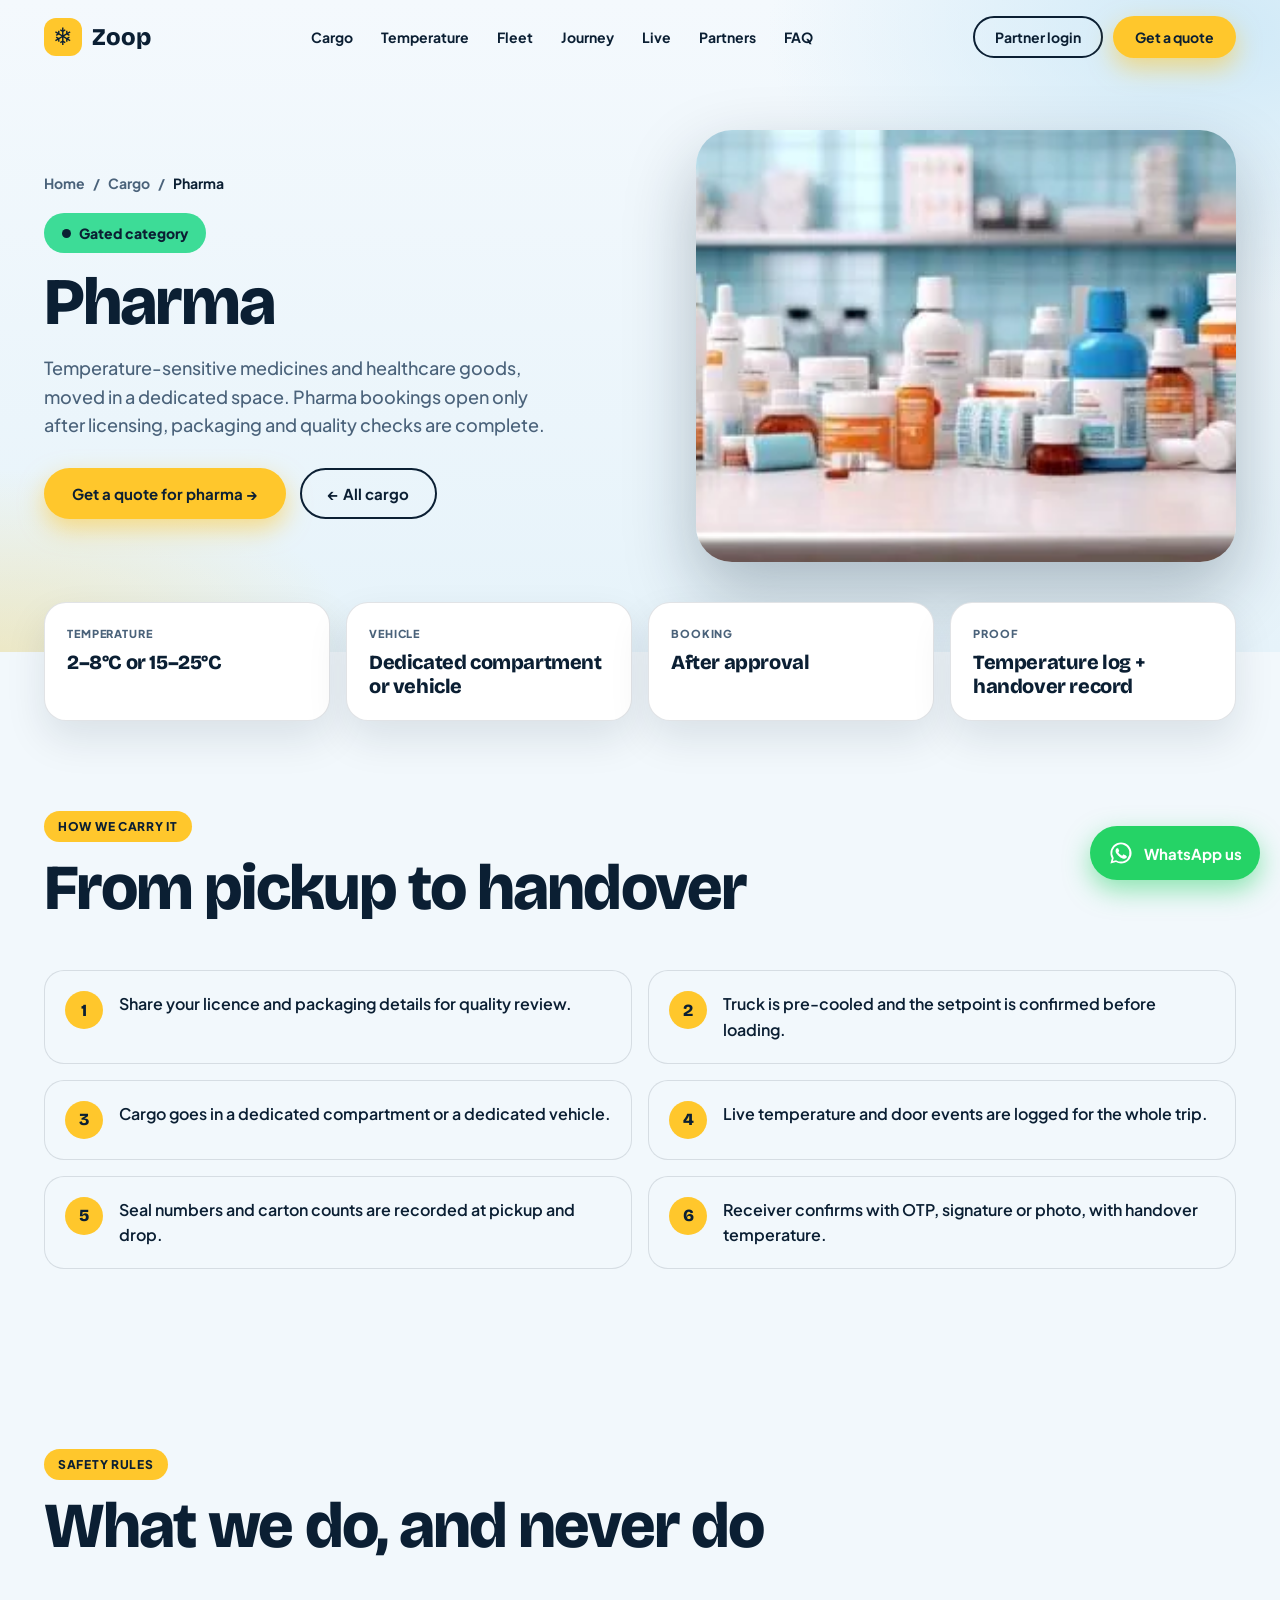
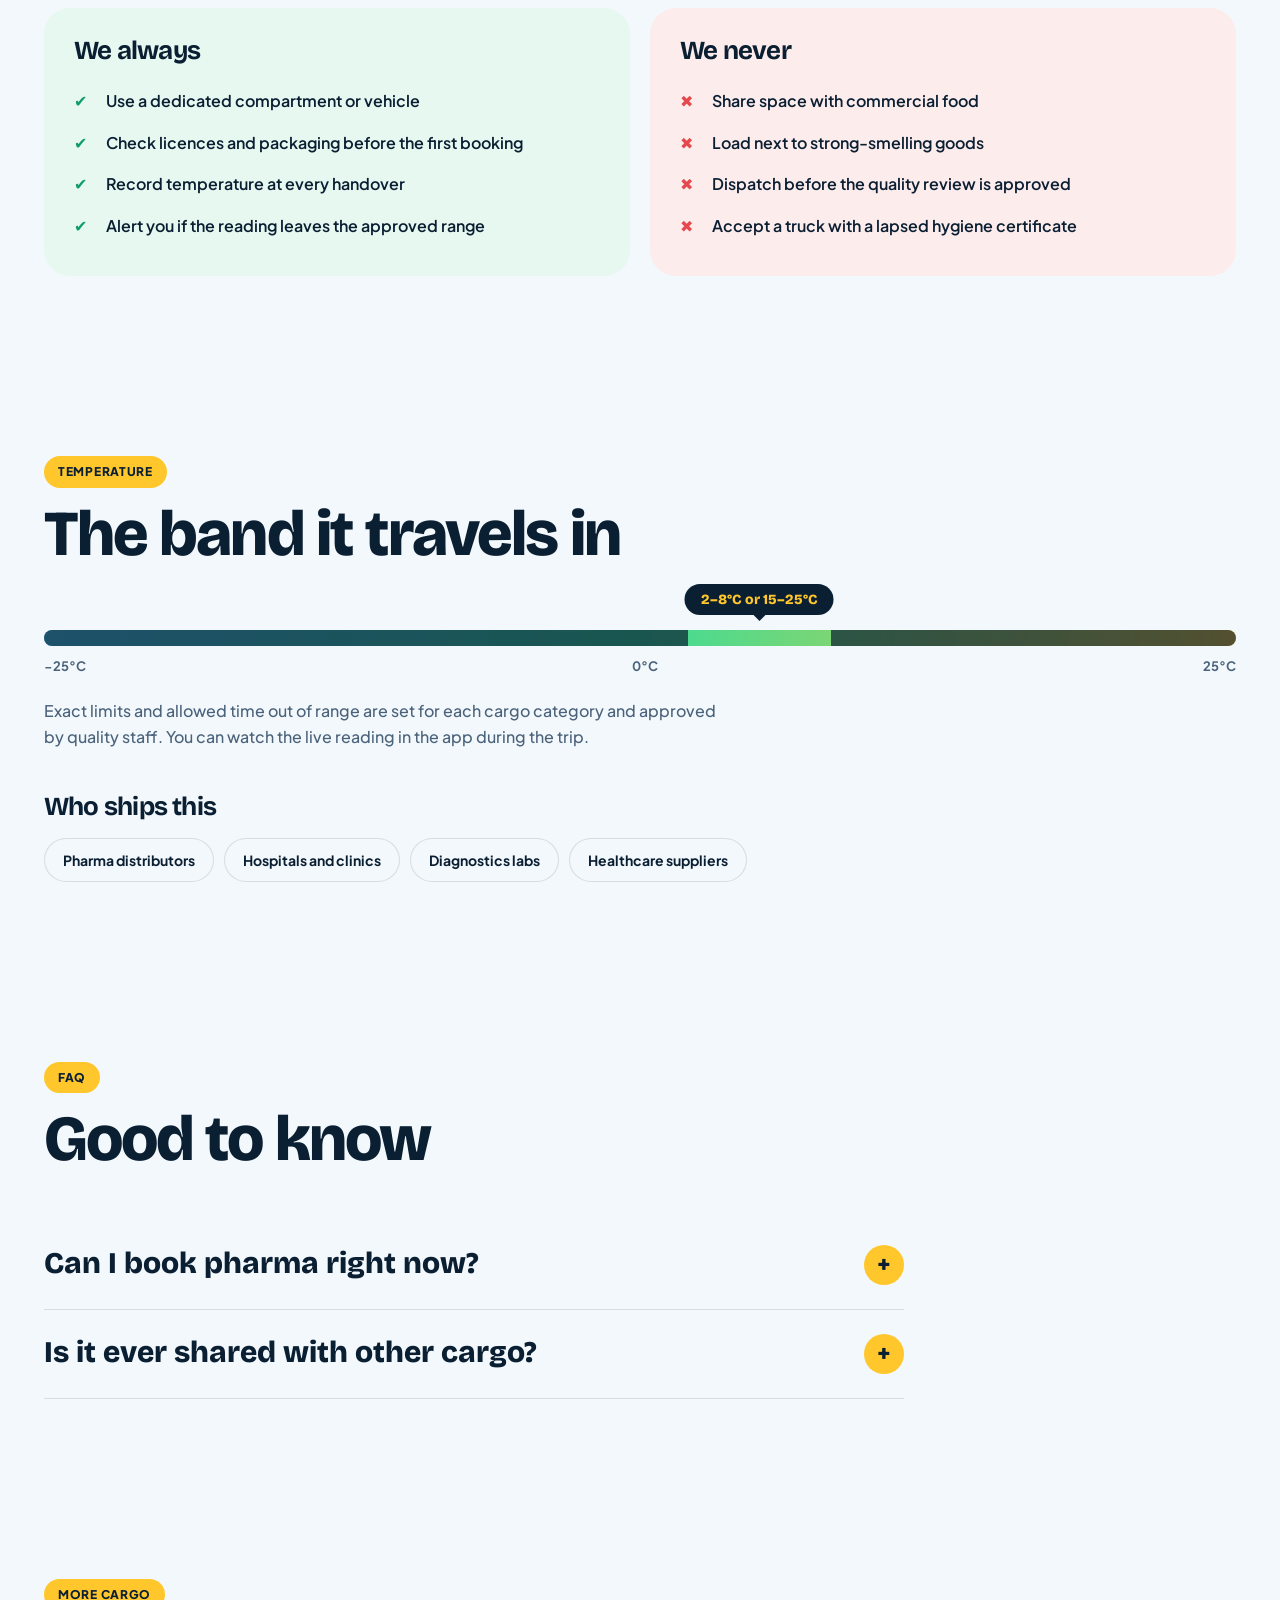
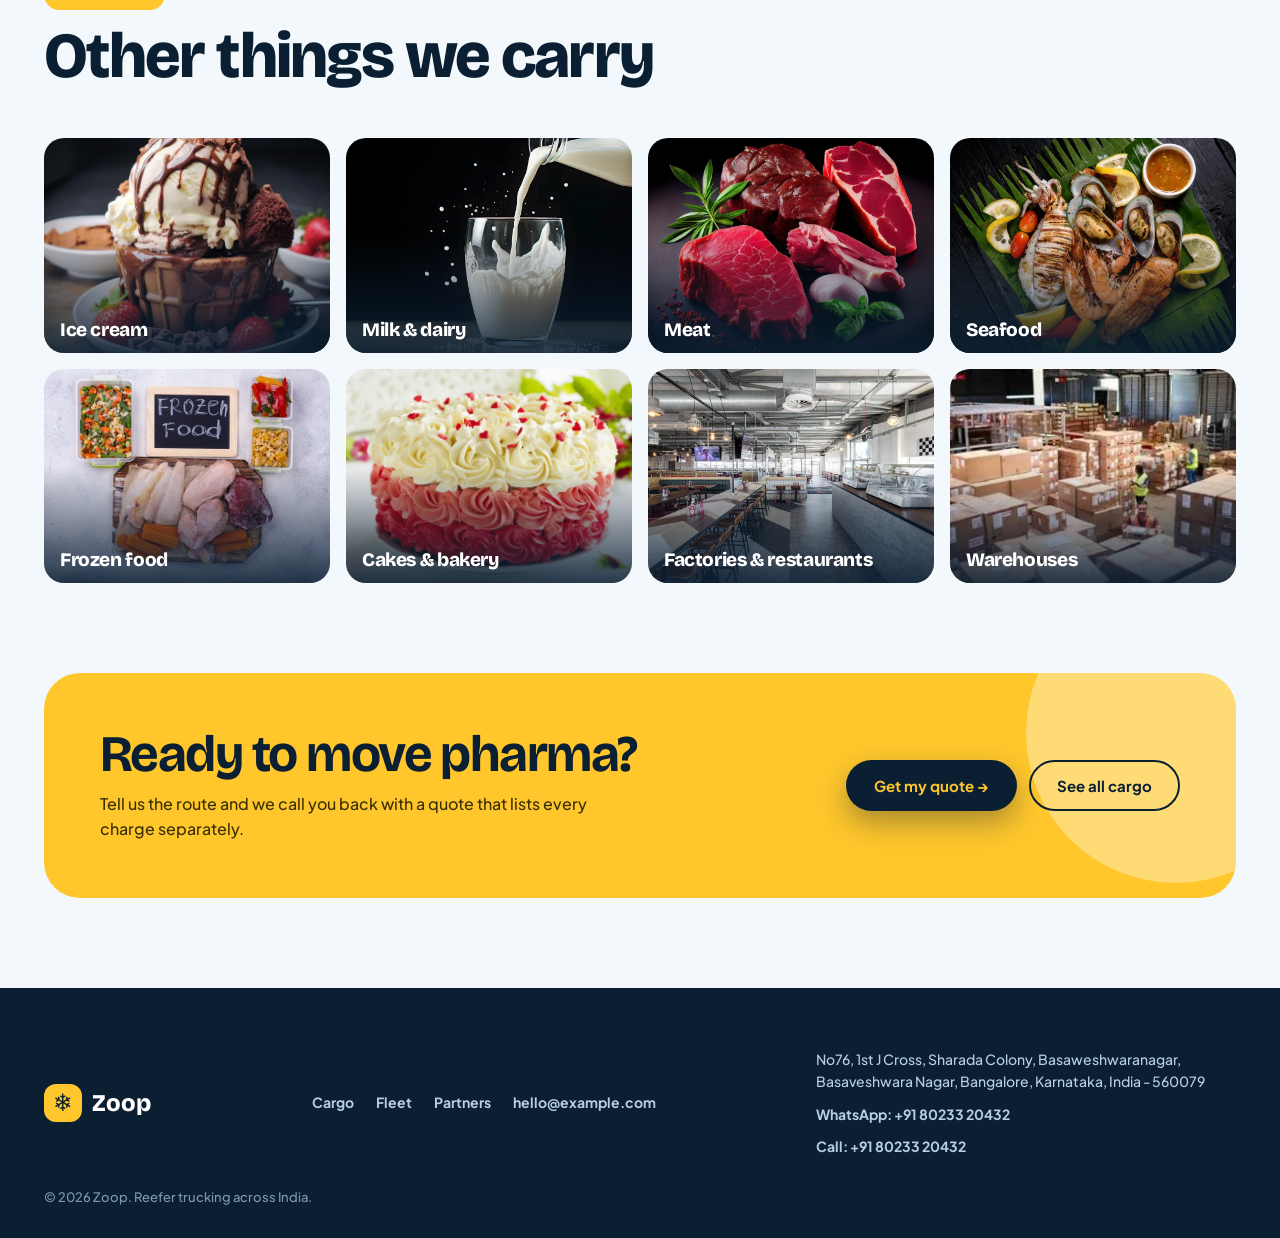
<file: cargo-pharma.html>
<!DOCTYPE html>
<html lang="en">
<head>
<meta charset="UTF-8" />
<meta name="viewport" content="width=device-width, initial-scale=1.0" />
<title>Pharma transport | Zoop Reefer Trucks</title>
<meta name="description" content="Temperature-sensitive medicines and healthcare goods, moved in a dedicated space. Pharma bookings open only after licensing, packaging and quality checks are complete." />
<meta name="theme-color" content="#FFC72C" />
<link rel="preconnect" href="https://fonts.googleapis.com" />
<link rel="preconnect" href="https://fonts.gstatic.com" crossorigin />
<link href="https://fonts.googleapis.com/css2?family=Plus+Jakarta+Sans:wght@400;500;600;700&family=Bricolage+Grotesque:opsz,wght@12..96,700;12..96,800&display=swap" rel="stylesheet" />
<link rel="stylesheet" href="css/style.css" />
</head>
<body>
<div class="progress"></div>
<header class="nav" id="nav"><div class="wrap nav__in">
  <a href="index.html" class="logo"><i>❄</i>Zoop</a>
  <nav class="nav__l" id="links"><a href="index.html#cargo">Cargo</a><a href="index.html#temp">Temperature</a><a href="index.html#fleet">Fleet</a><a href="index.html#journey">Journey</a><a href="index.html#live">Live</a><a href="index.html#partners">Partners</a><a href="index.html#faq">FAQ</a></nav>
  <div class="nav__r"><a href="index.html#partners" class="btn btn--line">Partner login</a><a href="index.html?cargo=pharma#quote" class="btn btn--cta">Get a quote</a></div>
  <button class="burger" id="burger" aria-label="Menu" aria-expanded="false"><span></span><span></span><span></span></button>
</div></header>
<section class="dh">
  <div class="wrap">
    <div>
      <p class="crumb"><a href="index.html">Home</a> / <a href="index.html#cargo">Cargo</a> / <b>Pharma</b></p>
      <span class="zt z-ch">Gated category</span>
      <h1>Pharma</h1>
      <p class="lead">Temperature-sensitive medicines and healthcare goods, moved in a dedicated space. Pharma bookings open only after licensing, packaging and quality checks are complete.</p>
      <div class="hero__cta"><a href="index.html?cargo=pharma#quote" class="btn btn--cta">Get a quote for pharma →</a><a href="index.html#cargo" class="btn btn--line">← All cargo</a></div>
    </div>
    <div class="hv"><img id="hbg" src="images/pharma.webp" alt="Pharma" /></div>
  </div>
</section>
<div class="wrap"><div class="facts"><div class="fact rv"><small>Temperature</small><strong>2–8°C or 15–25°C</strong></div><div class="fact rv"><small>Vehicle</small><strong>Dedicated compartment or vehicle</strong></div><div class="fact rv"><small>Booking</small><strong>After approval</strong></div><div class="fact rv"><small>Proof</small><strong>Temperature log + handover record</strong></div></div></div>

<section class="sec plain"><div class="wrap">
  <div class="hd rv"><span class="eyebrow">How we carry it</span><h2>From pickup to handover</h2></div>
  <ol class="how"><li class="rv">Share your licence and packaging details for quality review.</li><li class="rv">Truck is pre-cooled and the setpoint is confirmed before loading.</li><li class="rv">Cargo goes in a dedicated compartment or a dedicated vehicle.</li><li class="rv">Live temperature and door events are logged for the whole trip.</li><li class="rv">Seal numbers and carton counts are recorded at pickup and drop.</li><li class="rv">Receiver confirms with OTP, signature or photo, with handover temperature.</li></ol>
</div></section>

<section class="sec plain" style="background:var(--frost)"><div class="wrap">
  <div class="hd rv"><span class="eyebrow">Safety rules</span><h2>What we do, and never do</h2></div>
  <div class="dd2 rv"><div class="yes"><h3>We always</h3><ul><li>Use a dedicated compartment or vehicle</li><li>Check licences and packaging before the first booking</li><li>Record temperature at every handover</li><li>Alert you if the reading leaves the approved range</li></ul></div><div class="no"><h3>We never</h3><ul><li>Share space with commercial food</li><li>Load next to strong-smelling goods</li><li>Dispatch before the quality review is approved</li><li>Accept a truck with a lapsed hygiene certificate</li></ul></div></div>
</div></section>

<section class="sec plain"><div class="wrap">
  <div class="hd rv"><span class="eyebrow">Temperature</span><h2>The band it travels in</h2></div>
  <div class="gauge rv" style="--a:54.0%;--b:66.0%"><em>2–8°C or 15–25°C</em></div>
  <div class="gscale"><span>−25°C</span><span>0°C</span><span>25°C</span></div>
  <p class="gnote">Exact limits and allowed time out of range are set for each cargo category and approved by quality staff. You can watch the live reading in the app during the trip.</p>
  <div class="hd" style="margin:44px 0 18px"><h3 style="font-size:26px">Who ships this</h3></div>
  <div class="chips l"><span>Pharma distributors</span><span>Hospitals and clinics</span><span>Diagnostics labs</span><span>Healthcare suppliers</span></div>
</div></section>

<section class="sec plain" style="background:var(--frost)"><div class="wrap"><div class="fq">
  <div class="hd rv"><span class="eyebrow">FAQ</span><h2>Good to know</h2></div>
  <details class="rv"><summary>Can I book pharma right now?</summary><p>Pharma is a supported category, but bookings open only after licensing, packaging and quality validation.</p></details><details class="rv"><summary>Is it ever shared with other cargo?</summary><p>No. It travels in a dedicated compartment or a dedicated vehicle, never with commercial foods or odour-producing goods.</p></details>
</div></div></section>

<section class="sec plain"><div class="wrap">
  <div class="hd rv"><span class="eyebrow">More cargo</span><h2>Other things we carry</h2></div>
  <div class="more"><a class="mc rv" href="cargo-ice-cream.html"><img src="images/icecream.webp" alt="" loading="lazy"/><b>Ice cream</b></a><a class="mc rv" href="cargo-milk-dairy.html"><img src="images/milk.webp" alt="" loading="lazy"/><b>Milk &amp; dairy</b></a><a class="mc rv" href="cargo-meat.html"><img src="images/meat.webp" alt="" loading="lazy"/><b>Meat</b></a><a class="mc rv" href="cargo-seafood.html"><img src="images/seafood.webp" alt="" loading="lazy"/><b>Seafood</b></a><a class="mc rv" href="cargo-frozen-food.html"><img src="images/frozenfood.webp" alt="" loading="lazy"/><b>Frozen food</b></a><a class="mc rv" href="cargo-cakes-bakery.html"><img src="images/cake1.webp" alt="" loading="lazy"/><b>Cakes &amp; bakery</b></a><a class="mc rv" href="cargo-factories-restaurants.html"><img src="images/foodmanufacture.webp" alt="" loading="lazy"/><b>Factories &amp; restaurants</b></a><a class="mc rv" href="cargo-warehouses.html"><img src="images/warehouse.webp" alt="" loading="lazy"/><b>Warehouses</b></a></div>
</div></section>

<section class="plain" style="padding:0 0 90px"><div class="wrap">
  <div class="band rv"><div><h2>Ready to move pharma?</h2><p>Tell us the route and we call you back with a quote that lists every charge separately.</p></div>
  <div class="acts"><a href="index.html?cargo=pharma#quote" class="btn btn--ink">Get my quote →</a><a href="index.html#cargo" class="btn btn--line">See all cargo</a></div></div>
</div></section>

<footer><div class="wrap">
  <div class="ft"><a href="index.html" class="logo"><i>❄</i>Zoop</a>
  <nav><a href="index.html#cargo">Cargo</a><a href="index.html#fleet">Fleet</a><a href="index.html#partners">Partners</a><a href="mailto:hello@example.com">hello@example.com</a></nav>
  <div class="ft__c"><address>No76, 1st J Cross, Sharada Colony, Basaweshwaranagar, Basaveshwara Nagar, Bangalore, Karnataka, India - 560079</address><a href="https://wa.me/918023320432" target="_blank" rel="noopener">WhatsApp: +91 80233 20432</a><a href="tel:+918023320432">Call: +91 80233 20432</a></div></div>
  <p class="copy">© <span id="yr"></span> Zoop. Reefer trucking across India.</p>
</div></footer>
<a class="wa-float" href="https://wa.me/918023320432?text=Hi%20Zoop%2C%20I%27d%20like%20a%20reefer%20truck%20quote." target="_blank" rel="noopener" aria-label="Chat with Zoop on WhatsApp"><svg viewBox="0 0 32 32" aria-hidden="true"><path d="M16 3C8.8 3 3 8.8 3 16c0 2.3.6 4.5 1.7 6.4L3 29l6.8-1.8A13 13 0 0 0 16 29c7.2 0 13-5.8 13-13S23.2 3 16 3zm0 23.6c-2 0-3.9-.5-5.6-1.5l-.4-.2-4 1 1.1-3.9-.3-.4A10.6 10.6 0 1 1 16 26.6zm5.8-7.9c-.3-.2-1.9-.9-2.2-1-.3-.1-.5-.2-.7.2-.2.3-.8 1-1 1.2-.2.2-.4.2-.7.1-.3-.2-1.4-.5-2.6-1.6-1-.9-1.6-1.9-1.8-2.2-.2-.3 0-.5.1-.7l.5-.6c.2-.2.2-.3.3-.5.1-.2.1-.4 0-.6l-1-2.3c-.2-.6-.5-.5-.7-.5h-.6c-.2 0-.6.1-.9.4-.3.3-1.2 1.2-1.2 2.9s1.2 3.3 1.4 3.5c.2.2 2.4 3.7 5.9 5.1 3.5 1.4 3.5.9 4.1.9.6-.1 1.9-.8 2.2-1.5.3-.8.3-1.4.2-1.5-.1-.2-.3-.3-.6-.4z"/></svg><span>WhatsApp us</span></a>
<script src="js/detail.js"></script>
</body>
</html>
</file>
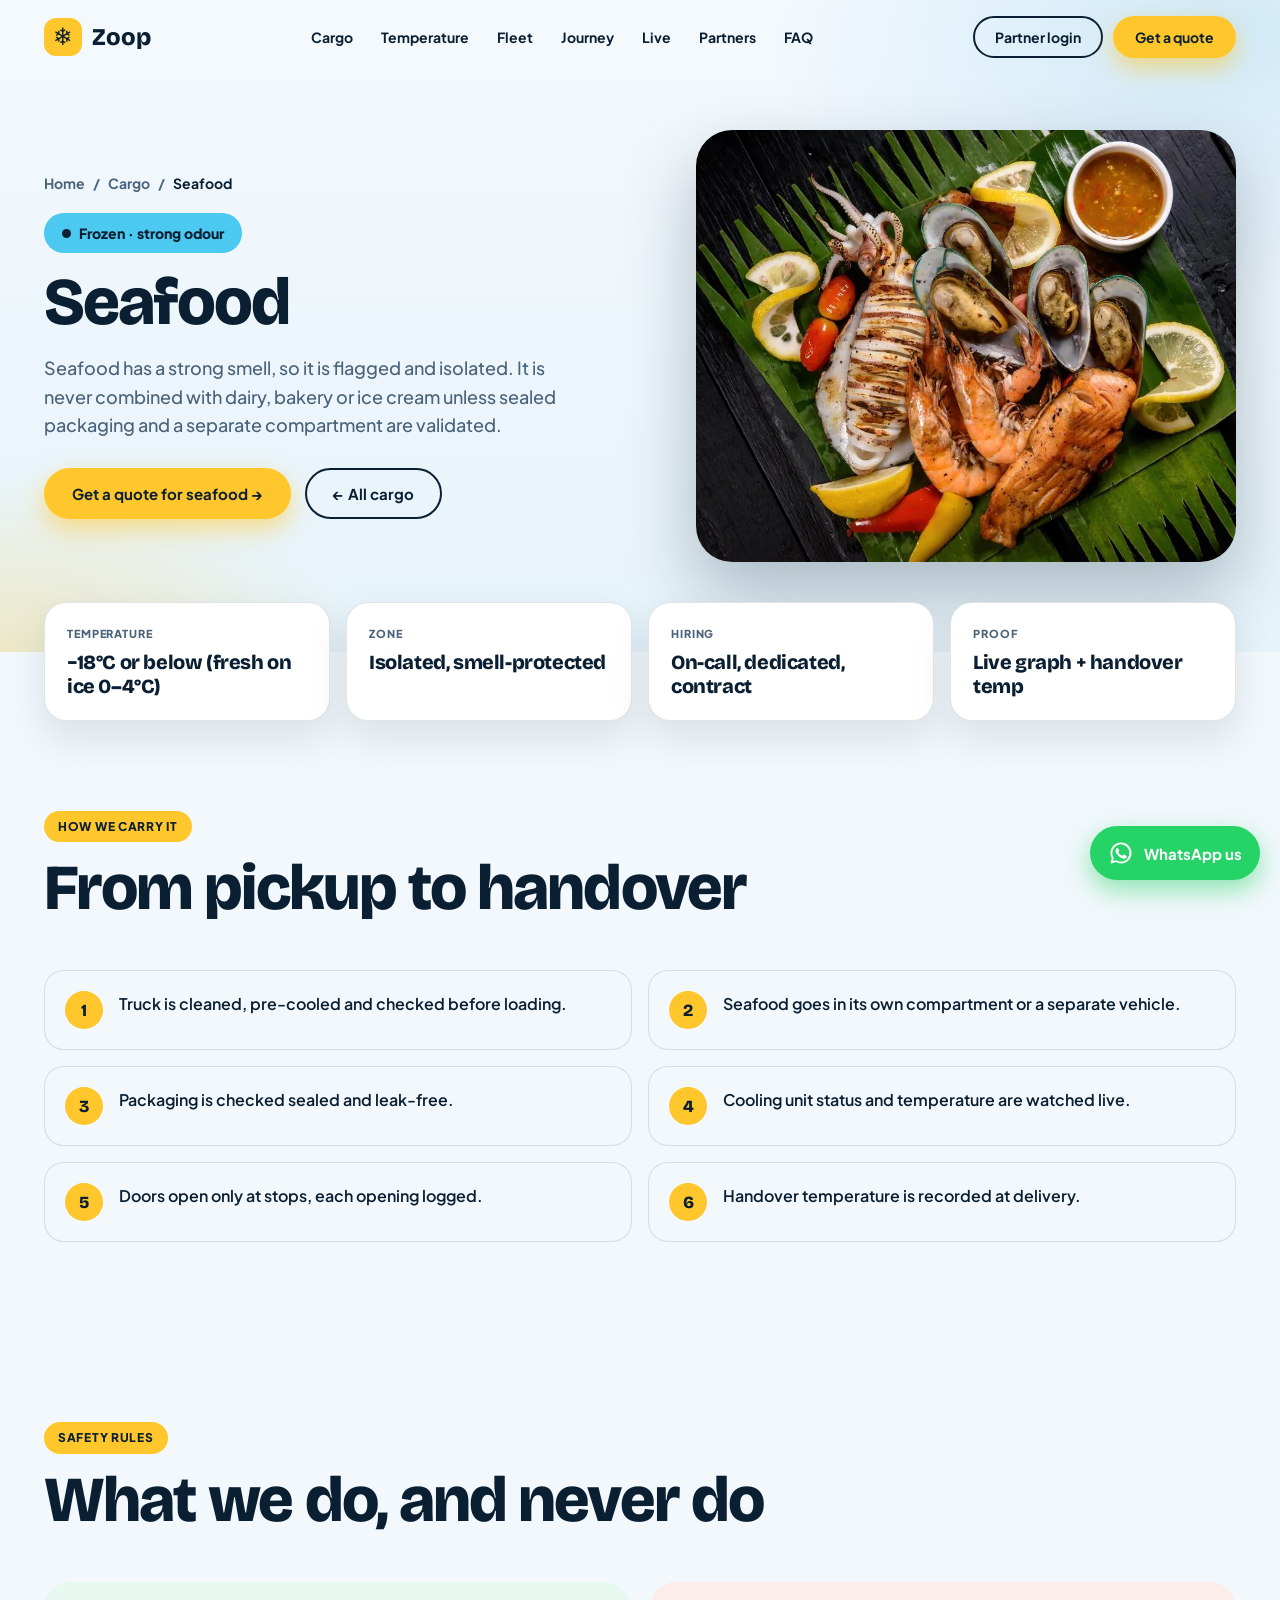
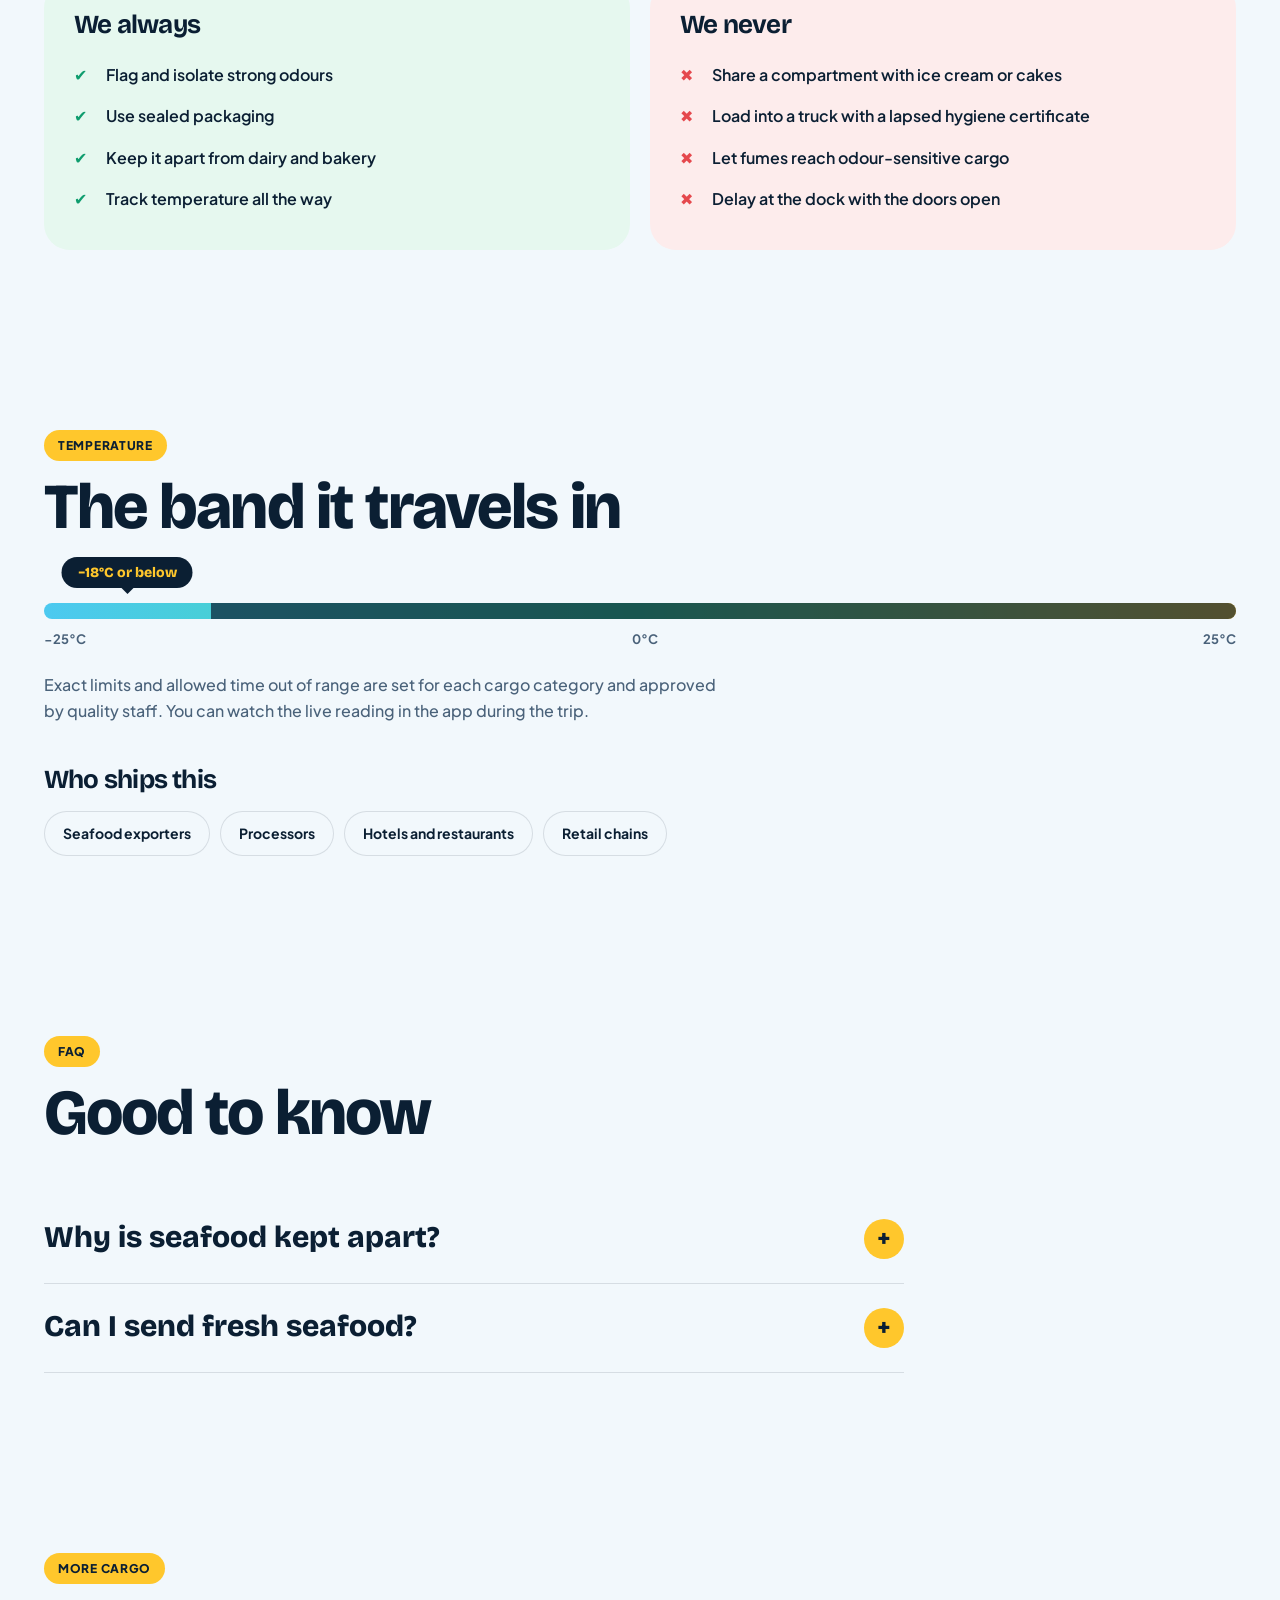
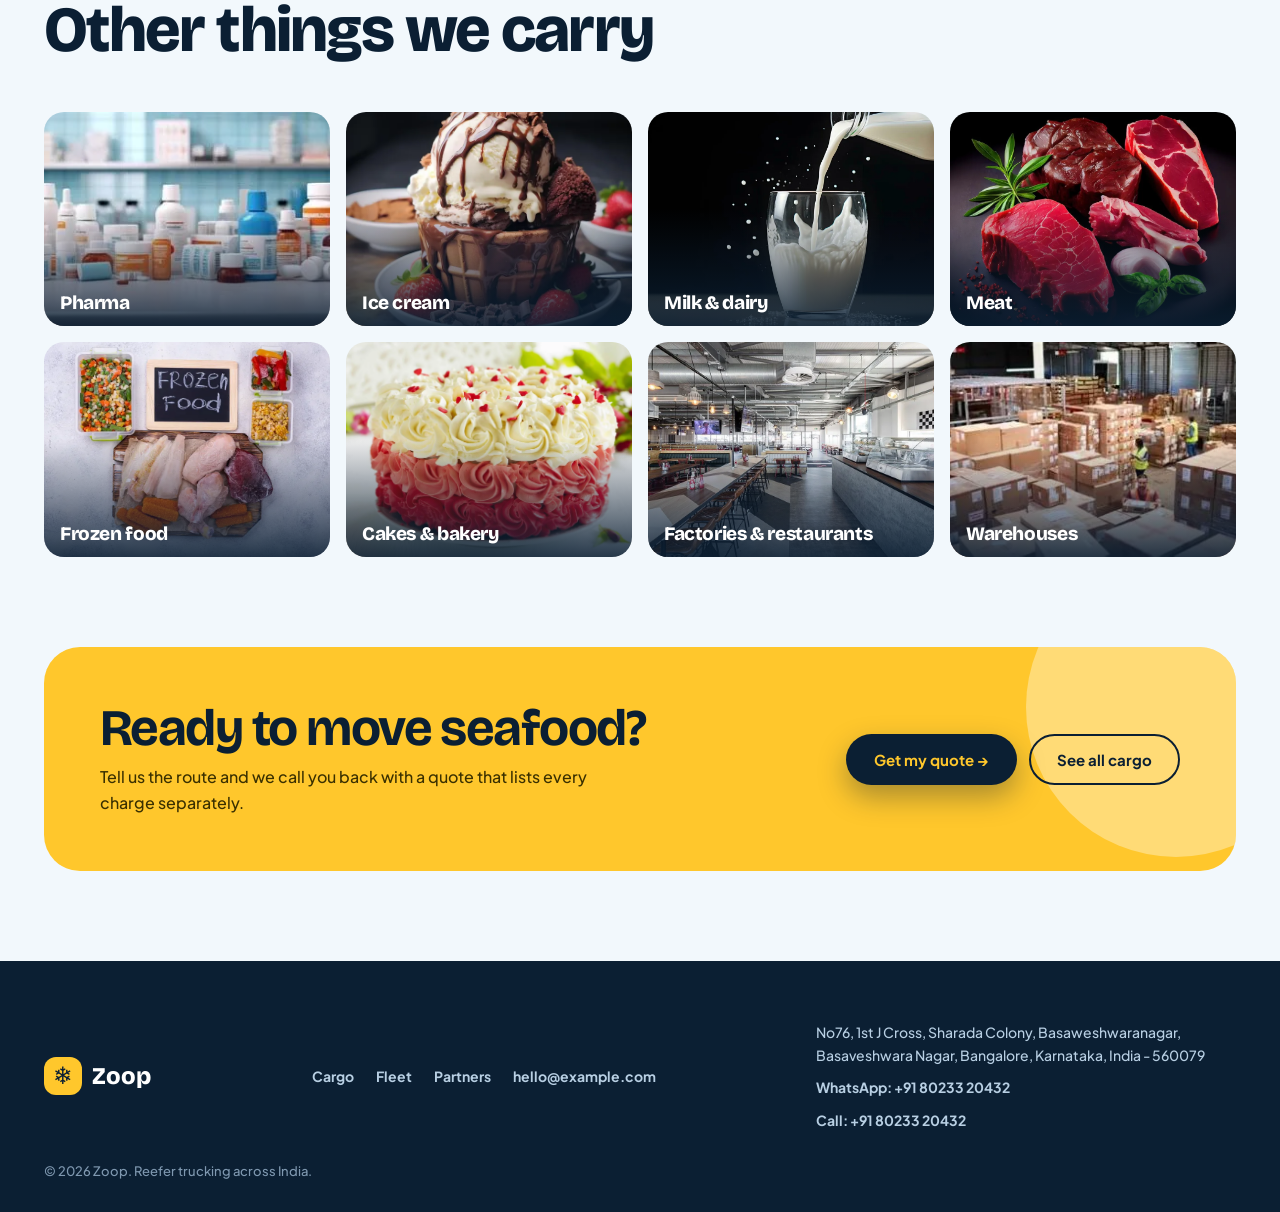
<file: cargo-seafood.html>
<!DOCTYPE html>
<html lang="en">
<head>
<meta charset="UTF-8" />
<meta name="viewport" content="width=device-width, initial-scale=1.0" />
<title>Seafood transport | Zoop Reefer Trucks</title>
<meta name="description" content="Seafood has a strong smell, so it is flagged and isolated. It is never combined with dairy, bakery or ice cream unless sealed packaging and a separate compartment are validated." />
<meta name="theme-color" content="#FFC72C" />
<link rel="preconnect" href="https://fonts.googleapis.com" />
<link rel="preconnect" href="https://fonts.gstatic.com" crossorigin />
<link href="https://fonts.googleapis.com/css2?family=Plus+Jakarta+Sans:wght@400;500;600;700&family=Bricolage+Grotesque:opsz,wght@12..96,700;12..96,800&display=swap" rel="stylesheet" />
<link rel="stylesheet" href="css/style.css" />
</head>
<body>
<div class="progress"></div>
<header class="nav" id="nav"><div class="wrap nav__in">
  <a href="index.html" class="logo"><i>❄</i>Zoop</a>
  <nav class="nav__l" id="links"><a href="index.html#cargo">Cargo</a><a href="index.html#temp">Temperature</a><a href="index.html#fleet">Fleet</a><a href="index.html#journey">Journey</a><a href="index.html#live">Live</a><a href="index.html#partners">Partners</a><a href="index.html#faq">FAQ</a></nav>
  <div class="nav__r"><a href="index.html#partners" class="btn btn--line">Partner login</a><a href="index.html?cargo=seafood#quote" class="btn btn--cta">Get a quote</a></div>
  <button class="burger" id="burger" aria-label="Menu" aria-expanded="false"><span></span><span></span><span></span></button>
</div></header>
<section class="dh">
  <div class="wrap">
    <div>
      <p class="crumb"><a href="index.html">Home</a> / <a href="index.html#cargo">Cargo</a> / <b>Seafood</b></p>
      <span class="zt z-fz">Frozen · strong odour</span>
      <h1>Seafood</h1>
      <p class="lead">Seafood has a strong smell, so it is flagged and isolated. It is never combined with dairy, bakery or ice cream unless sealed packaging and a separate compartment are validated.</p>
      <div class="hero__cta"><a href="index.html?cargo=seafood#quote" class="btn btn--cta">Get a quote for seafood →</a><a href="index.html#cargo" class="btn btn--line">← All cargo</a></div>
    </div>
    <div class="hv"><img id="hbg" src="images/seafood.webp" alt="Seafood" /></div>
  </div>
</section>
<div class="wrap"><div class="facts"><div class="fact rv"><small>Temperature</small><strong>−18°C or below (fresh on ice 0–4°C)</strong></div><div class="fact rv"><small>Zone</small><strong>Isolated, smell-protected</strong></div><div class="fact rv"><small>Hiring</small><strong>On-call, dedicated, contract</strong></div><div class="fact rv"><small>Proof</small><strong>Live graph + handover temp</strong></div></div></div>

<section class="sec plain"><div class="wrap">
  <div class="hd rv"><span class="eyebrow">How we carry it</span><h2>From pickup to handover</h2></div>
  <ol class="how"><li class="rv">Truck is cleaned, pre-cooled and checked before loading.</li><li class="rv">Seafood goes in its own compartment or a separate vehicle.</li><li class="rv">Packaging is checked sealed and leak-free.</li><li class="rv">Cooling unit status and temperature are watched live.</li><li class="rv">Doors open only at stops, each opening logged.</li><li class="rv">Handover temperature is recorded at delivery.</li></ol>
</div></section>

<section class="sec plain" style="background:var(--frost)"><div class="wrap">
  <div class="hd rv"><span class="eyebrow">Safety rules</span><h2>What we do, and never do</h2></div>
  <div class="dd2 rv"><div class="yes"><h3>We always</h3><ul><li>Flag and isolate strong odours</li><li>Use sealed packaging</li><li>Keep it apart from dairy and bakery</li><li>Track temperature all the way</li></ul></div><div class="no"><h3>We never</h3><ul><li>Share a compartment with ice cream or cakes</li><li>Load into a truck with a lapsed hygiene certificate</li><li>Let fumes reach odour-sensitive cargo</li><li>Delay at the dock with the doors open</li></ul></div></div>
</div></section>

<section class="sec plain"><div class="wrap">
  <div class="hd rv"><span class="eyebrow">Temperature</span><h2>The band it travels in</h2></div>
  <div class="gauge rv" style="--a:0.0%;--b:14.0%"><em>−18°C or below</em></div>
  <div class="gscale"><span>−25°C</span><span>0°C</span><span>25°C</span></div>
  <p class="gnote">Exact limits and allowed time out of range are set for each cargo category and approved by quality staff. You can watch the live reading in the app during the trip.</p>
  <div class="hd" style="margin:44px 0 18px"><h3 style="font-size:26px">Who ships this</h3></div>
  <div class="chips l"><span>Seafood exporters</span><span>Processors</span><span>Hotels and restaurants</span><span>Retail chains</span></div>
</div></section>

<section class="sec plain" style="background:var(--frost)"><div class="wrap"><div class="fq">
  <div class="hd rv"><span class="eyebrow">FAQ</span><h2>Good to know</h2></div>
  <details class="rv"><summary>Why is seafood kept apart?</summary><p>Smell can transfer to dairy, cakes and ice cream. We isolate strong-odour cargo so that cannot happen.</p></details><details class="rv"><summary>Can I send fresh seafood?</summary><p>Yes, tell us the temperature band and transit time when you book, and we will match a suitable reefer.</p></details>
</div></div></section>

<section class="sec plain"><div class="wrap">
  <div class="hd rv"><span class="eyebrow">More cargo</span><h2>Other things we carry</h2></div>
  <div class="more"><a class="mc rv" href="cargo-pharma.html"><img src="images/pharma.webp" alt="" loading="lazy"/><b>Pharma</b></a><a class="mc rv" href="cargo-ice-cream.html"><img src="images/icecream.webp" alt="" loading="lazy"/><b>Ice cream</b></a><a class="mc rv" href="cargo-milk-dairy.html"><img src="images/milk.webp" alt="" loading="lazy"/><b>Milk &amp; dairy</b></a><a class="mc rv" href="cargo-meat.html"><img src="images/meat.webp" alt="" loading="lazy"/><b>Meat</b></a><a class="mc rv" href="cargo-frozen-food.html"><img src="images/frozenfood.webp" alt="" loading="lazy"/><b>Frozen food</b></a><a class="mc rv" href="cargo-cakes-bakery.html"><img src="images/cake1.webp" alt="" loading="lazy"/><b>Cakes &amp; bakery</b></a><a class="mc rv" href="cargo-factories-restaurants.html"><img src="images/foodmanufacture.webp" alt="" loading="lazy"/><b>Factories &amp; restaurants</b></a><a class="mc rv" href="cargo-warehouses.html"><img src="images/warehouse.webp" alt="" loading="lazy"/><b>Warehouses</b></a></div>
</div></section>

<section class="plain" style="padding:0 0 90px"><div class="wrap">
  <div class="band rv"><div><h2>Ready to move seafood?</h2><p>Tell us the route and we call you back with a quote that lists every charge separately.</p></div>
  <div class="acts"><a href="index.html?cargo=seafood#quote" class="btn btn--ink">Get my quote →</a><a href="index.html#cargo" class="btn btn--line">See all cargo</a></div></div>
</div></section>

<footer><div class="wrap">
  <div class="ft"><a href="index.html" class="logo"><i>❄</i>Zoop</a>
  <nav><a href="index.html#cargo">Cargo</a><a href="index.html#fleet">Fleet</a><a href="index.html#partners">Partners</a><a href="mailto:hello@example.com">hello@example.com</a></nav>
  <div class="ft__c"><address>No76, 1st J Cross, Sharada Colony, Basaweshwaranagar, Basaveshwara Nagar, Bangalore, Karnataka, India - 560079</address><a href="https://wa.me/918023320432" target="_blank" rel="noopener">WhatsApp: +91 80233 20432</a><a href="tel:+918023320432">Call: +91 80233 20432</a></div></div>
  <p class="copy">© <span id="yr"></span> Zoop. Reefer trucking across India.</p>
</div></footer>
<a class="wa-float" href="https://wa.me/918023320432?text=Hi%20Zoop%2C%20I%27d%20like%20a%20reefer%20truck%20quote." target="_blank" rel="noopener" aria-label="Chat with Zoop on WhatsApp"><svg viewBox="0 0 32 32" aria-hidden="true"><path d="M16 3C8.8 3 3 8.8 3 16c0 2.3.6 4.5 1.7 6.4L3 29l6.8-1.8A13 13 0 0 0 16 29c7.2 0 13-5.8 13-13S23.2 3 16 3zm0 23.6c-2 0-3.9-.5-5.6-1.5l-.4-.2-4 1 1.1-3.9-.3-.4A10.6 10.6 0 1 1 16 26.6zm5.8-7.9c-.3-.2-1.9-.9-2.2-1-.3-.1-.5-.2-.7.2-.2.3-.8 1-1 1.2-.2.2-.4.2-.7.1-.3-.2-1.4-.5-2.6-1.6-1-.9-1.6-1.9-1.8-2.2-.2-.3 0-.5.1-.7l.5-.6c.2-.2.2-.3.3-.5.1-.2.1-.4 0-.6l-1-2.3c-.2-.6-.5-.5-.7-.5h-.6c-.2 0-.6.1-.9.4-.3.3-1.2 1.2-1.2 2.9s1.2 3.3 1.4 3.5c.2.2 2.4 3.7 5.9 5.1 3.5 1.4 3.5.9 4.1.9.6-.1 1.9-.8 2.2-1.5.3-.8.3-1.4.2-1.5-.1-.2-.3-.3-.6-.4z"/></svg><span>WhatsApp us</span></a>
<script src="js/detail.js"></script>
</body>
</html>
</file>
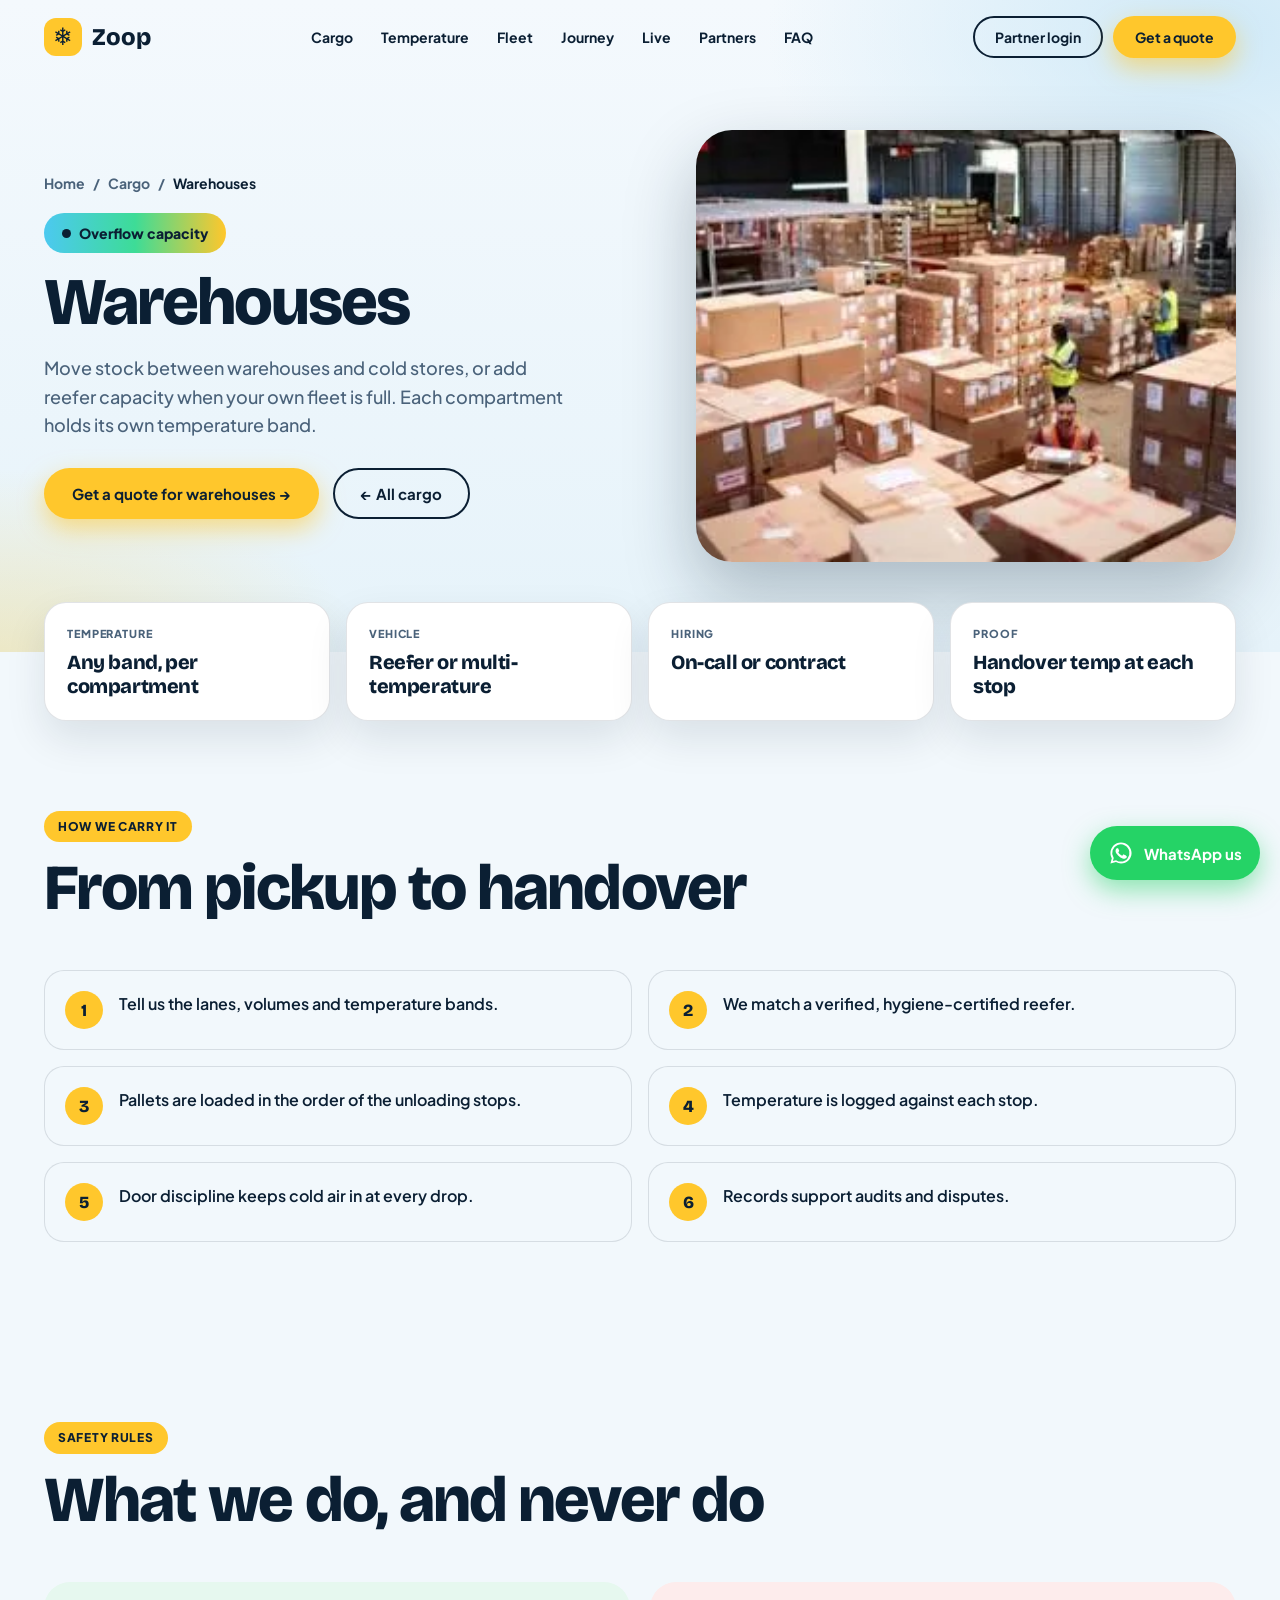
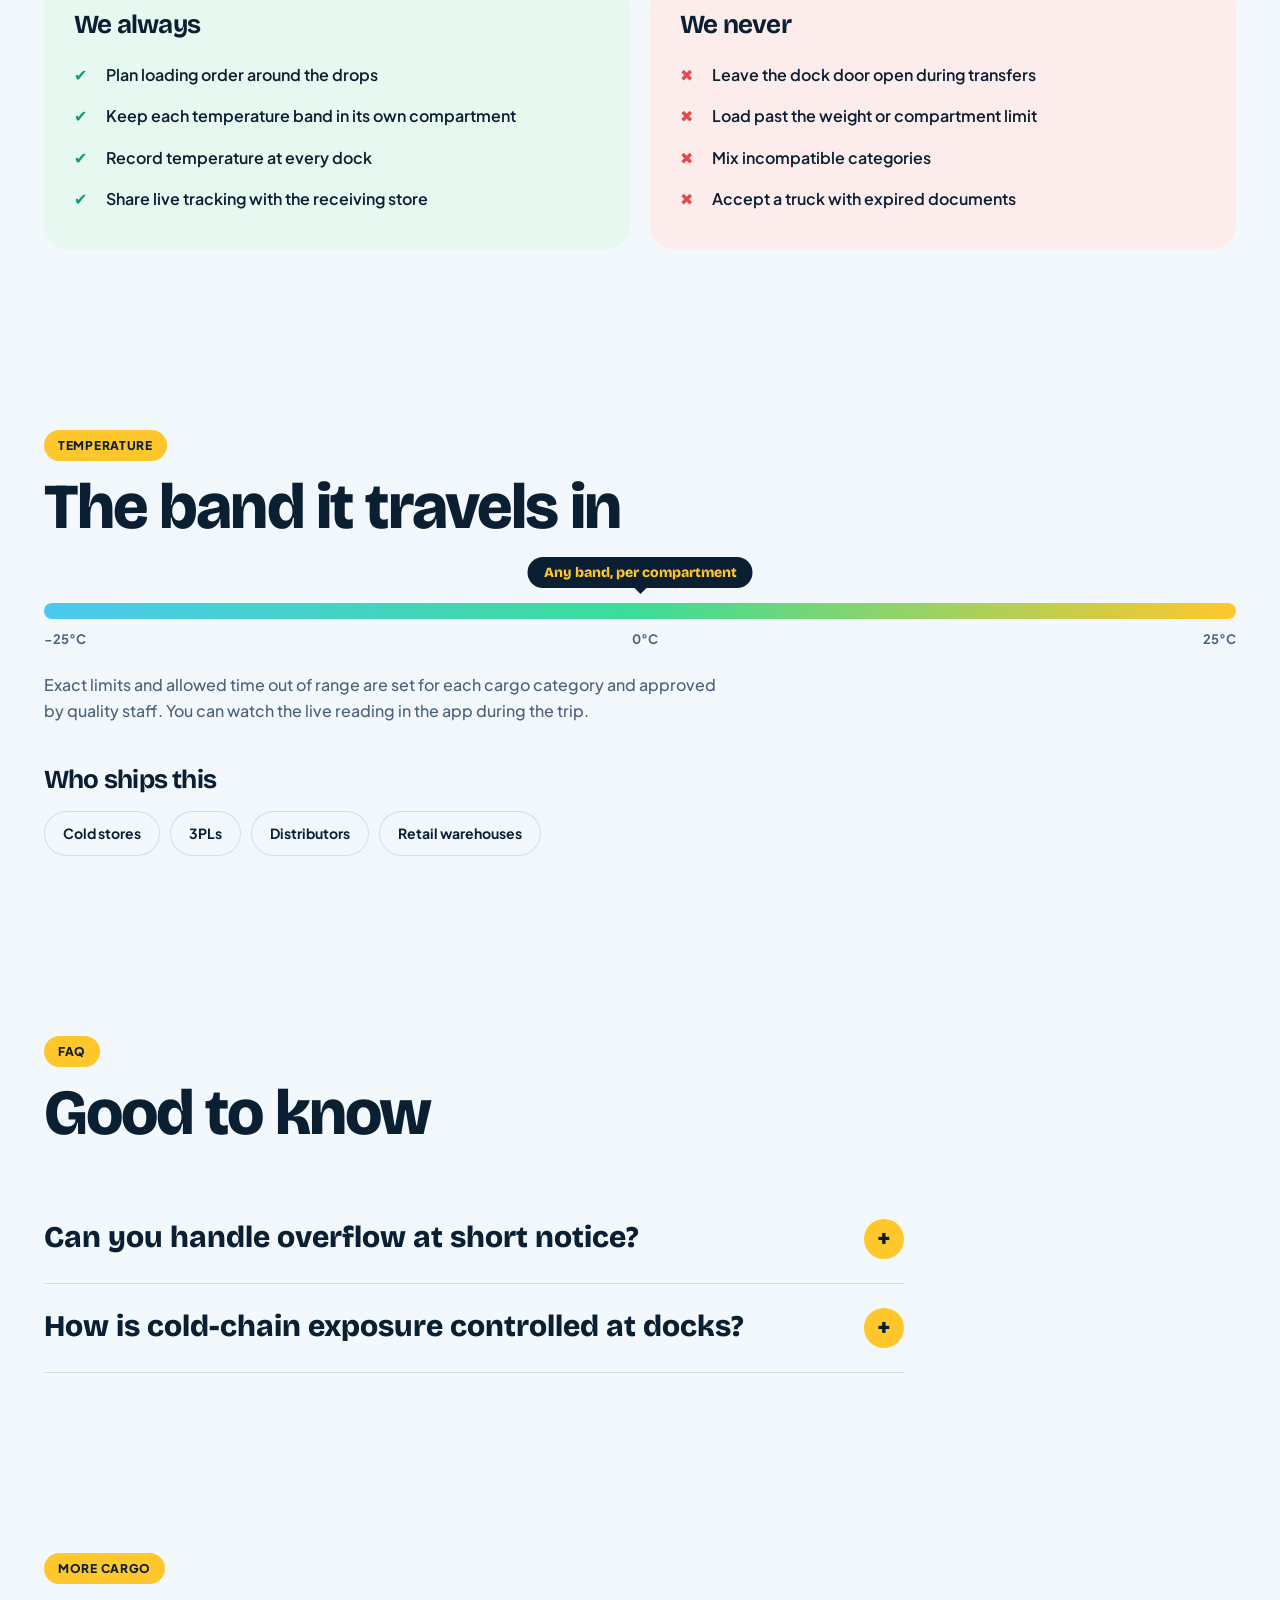
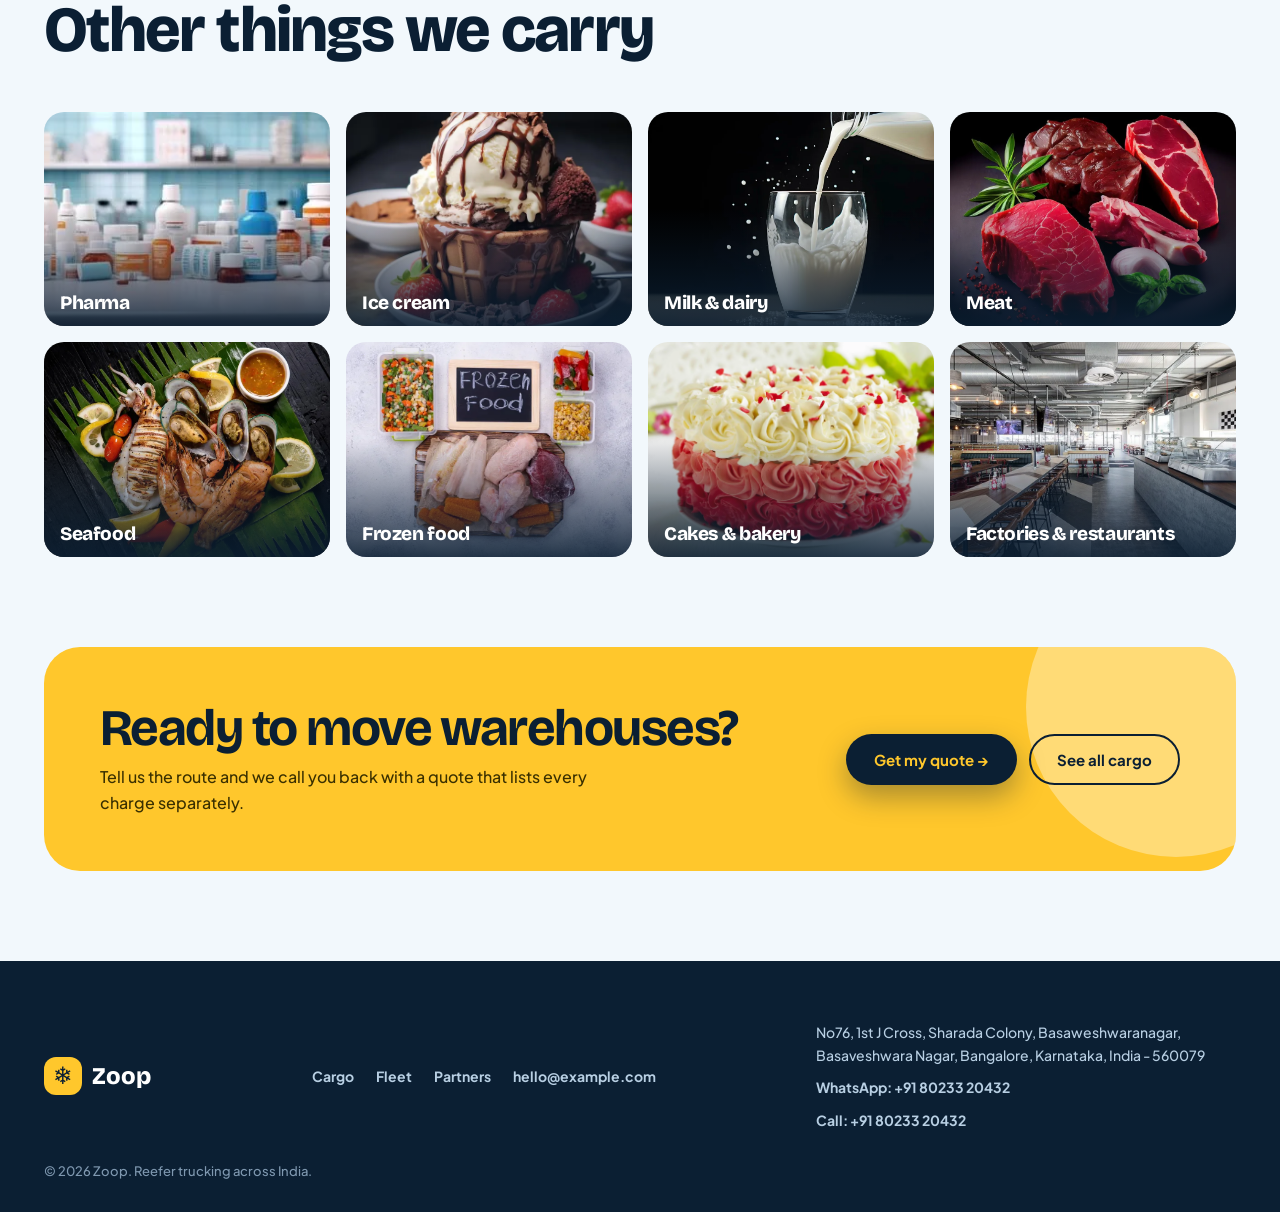
<file: cargo-warehouses.html>
<!DOCTYPE html>
<html lang="en">
<head>
<meta charset="UTF-8" />
<meta name="viewport" content="width=device-width, initial-scale=1.0" />
<title>Warehouses transport | Zoop Reefer Trucks</title>
<meta name="description" content="Move stock between warehouses and cold stores, or add reefer capacity when your own fleet is full. Each compartment holds its own temperature band." />
<meta name="theme-color" content="#FFC72C" />
<link rel="preconnect" href="https://fonts.googleapis.com" />
<link rel="preconnect" href="https://fonts.gstatic.com" crossorigin />
<link href="https://fonts.googleapis.com/css2?family=Plus+Jakarta+Sans:wght@400;500;600;700&family=Bricolage+Grotesque:opsz,wght@12..96,700;12..96,800&display=swap" rel="stylesheet" />
<link rel="stylesheet" href="css/style.css" />
</head>
<body>
<div class="progress"></div>
<header class="nav" id="nav"><div class="wrap nav__in">
  <a href="index.html" class="logo"><i>❄</i>Zoop</a>
  <nav class="nav__l" id="links"><a href="index.html#cargo">Cargo</a><a href="index.html#temp">Temperature</a><a href="index.html#fleet">Fleet</a><a href="index.html#journey">Journey</a><a href="index.html#live">Live</a><a href="index.html#partners">Partners</a><a href="index.html#faq">FAQ</a></nav>
  <div class="nav__r"><a href="index.html#partners" class="btn btn--line">Partner login</a><a href="index.html?cargo=warehouses#quote" class="btn btn--cta">Get a quote</a></div>
  <button class="burger" id="burger" aria-label="Menu" aria-expanded="false"><span></span><span></span><span></span></button>
</div></header>
<section class="dh">
  <div class="wrap">
    <div>
      <p class="crumb"><a href="index.html">Home</a> / <a href="index.html#cargo">Cargo</a> / <b>Warehouses</b></p>
      <span class="zt z-mx">Overflow capacity</span>
      <h1>Warehouses</h1>
      <p class="lead">Move stock between warehouses and cold stores, or add reefer capacity when your own fleet is full. Each compartment holds its own temperature band.</p>
      <div class="hero__cta"><a href="index.html?cargo=warehouses#quote" class="btn btn--cta">Get a quote for warehouses →</a><a href="index.html#cargo" class="btn btn--line">← All cargo</a></div>
    </div>
    <div class="hv"><img id="hbg" src="images/warehouse.webp" alt="Warehouses" /></div>
  </div>
</section>
<div class="wrap"><div class="facts"><div class="fact rv"><small>Temperature</small><strong>Any band, per compartment</strong></div><div class="fact rv"><small>Vehicle</small><strong>Reefer or multi-temperature</strong></div><div class="fact rv"><small>Hiring</small><strong>On-call or contract</strong></div><div class="fact rv"><small>Proof</small><strong>Handover temp at each stop</strong></div></div></div>

<section class="sec plain"><div class="wrap">
  <div class="hd rv"><span class="eyebrow">How we carry it</span><h2>From pickup to handover</h2></div>
  <ol class="how"><li class="rv">Tell us the lanes, volumes and temperature bands.</li><li class="rv">We match a verified, hygiene-certified reefer.</li><li class="rv">Pallets are loaded in the order of the unloading stops.</li><li class="rv">Temperature is logged against each stop.</li><li class="rv">Door discipline keeps cold air in at every drop.</li><li class="rv">Records support audits and disputes.</li></ol>
</div></section>

<section class="sec plain" style="background:var(--frost)"><div class="wrap">
  <div class="hd rv"><span class="eyebrow">Safety rules</span><h2>What we do, and never do</h2></div>
  <div class="dd2 rv"><div class="yes"><h3>We always</h3><ul><li>Plan loading order around the drops</li><li>Keep each temperature band in its own compartment</li><li>Record temperature at every dock</li><li>Share live tracking with the receiving store</li></ul></div><div class="no"><h3>We never</h3><ul><li>Leave the dock door open during transfers</li><li>Load past the weight or compartment limit</li><li>Mix incompatible categories</li><li>Accept a truck with expired documents</li></ul></div></div>
</div></section>

<section class="sec plain"><div class="wrap">
  <div class="hd rv"><span class="eyebrow">Temperature</span><h2>The band it travels in</h2></div>
  <div class="gauge rv" style="--a:0.0%;--b:100.0%"><em>Any band, per compartment</em></div>
  <div class="gscale"><span>−25°C</span><span>0°C</span><span>25°C</span></div>
  <p class="gnote">Exact limits and allowed time out of range are set for each cargo category and approved by quality staff. You can watch the live reading in the app during the trip.</p>
  <div class="hd" style="margin:44px 0 18px"><h3 style="font-size:26px">Who ships this</h3></div>
  <div class="chips l"><span>Cold stores</span><span>3PLs</span><span>Distributors</span><span>Retail warehouses</span></div>
</div></section>

<section class="sec plain" style="background:var(--frost)"><div class="wrap"><div class="fq">
  <div class="hd rv"><span class="eyebrow">FAQ</span><h2>Good to know</h2></div>
  <details class="rv"><summary>Can you handle overflow at short notice?</summary><p>On-call bookings are made in advance for a single trip; contracts give faster, steadier access.</p></details><details class="rv"><summary>How is cold-chain exposure controlled at docks?</summary><p>Door-open events and handover temperature are logged at every stop, and doors close right after unloading.</p></details>
</div></div></section>

<section class="sec plain"><div class="wrap">
  <div class="hd rv"><span class="eyebrow">More cargo</span><h2>Other things we carry</h2></div>
  <div class="more"><a class="mc rv" href="cargo-pharma.html"><img src="images/pharma.webp" alt="" loading="lazy"/><b>Pharma</b></a><a class="mc rv" href="cargo-ice-cream.html"><img src="images/icecream.webp" alt="" loading="lazy"/><b>Ice cream</b></a><a class="mc rv" href="cargo-milk-dairy.html"><img src="images/milk.webp" alt="" loading="lazy"/><b>Milk &amp; dairy</b></a><a class="mc rv" href="cargo-meat.html"><img src="images/meat.webp" alt="" loading="lazy"/><b>Meat</b></a><a class="mc rv" href="cargo-seafood.html"><img src="images/seafood.webp" alt="" loading="lazy"/><b>Seafood</b></a><a class="mc rv" href="cargo-frozen-food.html"><img src="images/frozenfood.webp" alt="" loading="lazy"/><b>Frozen food</b></a><a class="mc rv" href="cargo-cakes-bakery.html"><img src="images/cake1.webp" alt="" loading="lazy"/><b>Cakes &amp; bakery</b></a><a class="mc rv" href="cargo-factories-restaurants.html"><img src="images/foodmanufacture.webp" alt="" loading="lazy"/><b>Factories &amp; restaurants</b></a></div>
</div></section>

<section class="plain" style="padding:0 0 90px"><div class="wrap">
  <div class="band rv"><div><h2>Ready to move warehouses?</h2><p>Tell us the route and we call you back with a quote that lists every charge separately.</p></div>
  <div class="acts"><a href="index.html?cargo=warehouses#quote" class="btn btn--ink">Get my quote →</a><a href="index.html#cargo" class="btn btn--line">See all cargo</a></div></div>
</div></section>

<footer><div class="wrap">
  <div class="ft"><a href="index.html" class="logo"><i>❄</i>Zoop</a>
  <nav><a href="index.html#cargo">Cargo</a><a href="index.html#fleet">Fleet</a><a href="index.html#partners">Partners</a><a href="mailto:hello@example.com">hello@example.com</a></nav>
  <div class="ft__c"><address>No76, 1st J Cross, Sharada Colony, Basaweshwaranagar, Basaveshwara Nagar, Bangalore, Karnataka, India - 560079</address><a href="https://wa.me/918023320432" target="_blank" rel="noopener">WhatsApp: +91 80233 20432</a><a href="tel:+918023320432">Call: +91 80233 20432</a></div></div>
  <p class="copy">© <span id="yr"></span> Zoop. Reefer trucking across India.</p>
</div></footer>
<a class="wa-float" href="https://wa.me/918023320432?text=Hi%20Zoop%2C%20I%27d%20like%20a%20reefer%20truck%20quote." target="_blank" rel="noopener" aria-label="Chat with Zoop on WhatsApp"><svg viewBox="0 0 32 32" aria-hidden="true"><path d="M16 3C8.8 3 3 8.8 3 16c0 2.3.6 4.5 1.7 6.4L3 29l6.8-1.8A13 13 0 0 0 16 29c7.2 0 13-5.8 13-13S23.2 3 16 3zm0 23.6c-2 0-3.9-.5-5.6-1.5l-.4-.2-4 1 1.1-3.9-.3-.4A10.6 10.6 0 1 1 16 26.6zm5.8-7.9c-.3-.2-1.9-.9-2.2-1-.3-.1-.5-.2-.7.2-.2.3-.8 1-1 1.2-.2.2-.4.2-.7.1-.3-.2-1.4-.5-2.6-1.6-1-.9-1.6-1.9-1.8-2.2-.2-.3 0-.5.1-.7l.5-.6c.2-.2.2-.3.3-.5.1-.2.1-.4 0-.6l-1-2.3c-.2-.6-.5-.5-.7-.5h-.6c-.2 0-.6.1-.9.4-.3.3-1.2 1.2-1.2 2.9s1.2 3.3 1.4 3.5c.2.2 2.4 3.7 5.9 5.1 3.5 1.4 3.5.9 4.1.9.6-.1 1.9-.8 2.2-1.5.3-.8.3-1.4.2-1.5-.1-.2-.3-.3-.6-.4z"/></svg><span>WhatsApp us</span></a>
<script src="js/detail.js"></script>
</body>
</html>
</file>
<file: css/style.css>
*,*::before,*::after{box-sizing:border-box;margin:0;padding:0}
:root{--ink:#0b1f33;--ink2:#12304a;--frost:#f2f8fc;--ice:#e1f0f8;--blue:#0b7fd0;--cy:#14b8d4;--mint:#12b886;--y:#ffc72c;--tx:#4a627a;--line:rgba(11,31,51,.12);--d:"Bricolage Grotesque","Plus Jakarta Sans",system-ui,sans-serif;--t:#4cc9f0}
html{scroll-behavior:smooth;scroll-padding-top:70px}
html,body{overflow-x:clip}
body{font:500 16px/1.6 "Plus Jakarta Sans",system-ui,sans-serif;color:var(--tx);background:var(--frost)}
a{color:inherit;text-decoration:none}ul,ol{list-style:none}img{display:block;max-width:100%}
.wrap{width:100%;max-width:1240px;margin:0 auto;padding:0 24px}
h1,h2,h3{font-family:var(--d);color:var(--ink);line-height:1;letter-spacing:-.03em}
:focus-visible{outline:3px solid var(--blue);outline-offset:3px}
::selection{background:var(--y);color:var(--ink)}
.btn{display:inline-flex;align-items:center;justify-content:center;gap:8px;padding:14px 26px;border-radius:999px;border:2px solid transparent;font:700 15px "Plus Jakarta Sans",system-ui,sans-serif;cursor:pointer;transition:transform .2s,box-shadow .25s,background .25s,color .25s}
.btn:hover{transform:translateY(-3px)}
.btn--cta{background:var(--y);color:var(--ink);box-shadow:0 10px 24px rgba(255,199,44,.55)}.btn--cta:hover{box-shadow:0 14px 34px rgba(255,199,44,.8)}
.btn--line{border-color:var(--ink);color:var(--ink)}.btn--line:hover{background:var(--ink);color:#fff}
.btn--ink{background:var(--ink);color:var(--y);box-shadow:0 12px 28px rgba(11,31,51,.35)}
.progress{position:fixed;top:0;left:0;height:4px;width:100%;z-index:100;transform:scaleX(0);transform-origin:0 50%;background:linear-gradient(90deg,var(--y),var(--cy))}
/* nav */
.nav{position:fixed;top:0;left:0;right:0;z-index:50;transition:background .3s,box-shadow .3s}
.nav.on{background:rgba(255,255,255,.88);backdrop-filter:blur(14px);box-shadow:0 6px 24px rgba(11,31,51,.08)}
.nav__in{display:flex;align-items:center;justify-content:space-between;gap:16px;height:74px}
.logo{display:flex;align-items:center;gap:10px;font:800 24px var(--d);color:var(--ink)}
.logo i{display:grid;place-items:center;width:38px;height:38px;border-radius:12px;background:var(--y);color:var(--ink);font-style:normal;animation:spin 14s linear infinite}
@keyframes spin{to{transform:rotate(360deg)}}
.nav__l{display:flex;gap:28px;margin:0 auto}.nav__l a{font-weight:700;font-size:14px;color:var(--ink);position:relative;white-space:nowrap}
.nav__l a::after{content:"";position:absolute;left:0;bottom:-6px;height:3px;width:0;border-radius:3px;background:var(--y);transition:width .25s}.nav__l a:hover::after{width:100%}
.nav__r{display:flex;gap:10px}.nav__r .btn{padding:10px 20px;font-size:14px}
.burger{display:none;background:none;border:0;cursor:pointer;padding:8px}.burger span{display:block;width:26px;height:2px;background:var(--ink);margin:6px 0}
/* hero */
.hero{position:relative;overflow:hidden;isolation:isolate;padding:140px 0 100px;background:radial-gradient(ellipse 50% 60% at 95% 5%,#cfe9f7,transparent 70%),radial-gradient(ellipse 40% 40% at 0% 100%,rgba(255,199,44,.25),transparent 70%),linear-gradient(#f4f9fd,#e6f3fa)}
#snow{position:absolute;inset:0;width:100%;height:100%;z-index:-1;pointer-events:none}
.hero .wrap{display:grid;grid-template-columns:1.05fr .95fr;gap:56px;align-items:center}
.tagline{display:inline-flex;align-items:center;gap:10px;padding:8px 18px 8px 12px;border-radius:999px;background:#fff;border:1px solid var(--line);color:var(--ink);font-size:12px;font-weight:700;letter-spacing:.03em;box-shadow:0 6px 18px rgba(11,31,51,.06)}
.tagline b{width:12px;height:12px;border-radius:50%;background:var(--mint);animation:pl 1.8s infinite}
@keyframes pl{0%{box-shadow:0 0 0 0 rgba(18,184,134,.6)}70%,100%{box-shadow:0 0 0 12px transparent}}
.hero h1{margin:22px 0 20px;font-size:clamp(38px,4.9vw,78px);font-weight:800;line-height:1}
.hero h1 .ln{display:block}.hero h1 .ln:last-child{color:var(--blue)}
.w{display:inline-block;white-space:nowrap;margin-right:.22em}
.ch{display:inline-block;animation:drop .9s cubic-bezier(.3,1.6,.5,1) backwards,hop 2.8s ease-in-out infinite;animation-delay:calc(var(--i)*.05s),calc(1.4s + var(--i)*.09s);cursor:default}
.ch:hover{animation:none;transform:translateY(-.18em) rotate(-6deg);color:#e8a800;transition:transform .15s}
@keyframes drop{from{transform:translateY(-1.2em) scale(.6);opacity:0}}
@keyframes hop{0%,55%,100%{transform:none}22%{transform:translateY(-.16em)}38%{transform:translateY(0)}45%{transform:translateY(-.05em)}}
.hero p{max-width:480px;font-size:18px}
.hero__cta{display:flex;flex-wrap:wrap;gap:14px;margin-top:28px}
.strip{display:flex;gap:12px;flex-wrap:wrap;margin-top:34px}
.strip span{display:flex;align-items:center;gap:10px;padding:10px 16px 10px 10px;border-radius:16px;background:#fff;border:1px solid var(--line);font-size:13px;font-weight:700;color:var(--ink);line-height:1.25}
.strip i{display:grid;place-items:center;width:34px;height:34px;border-radius:50%;background:var(--ice);font-style:normal;color:var(--blue)}.strip .g i{background:#d8f6ea;color:var(--mint)}.strip .y i{background:#fff2c4;color:#b78500}
.hv{position:relative}
.hv::before{content:"";position:absolute;inset:22px -20px -22px 22px;border-radius:36px;background:var(--y);z-index:-1}
.hv img{width:100%;aspect-ratio:4/3.2;object-fit:cover;border-radius:36px;box-shadow:0 30px 70px rgba(11,31,51,.28);transform:translate(var(--mx,0),var(--my,0));transition:transform .4s ease-out}
.temp,.route{position:absolute;background:#fff;border-radius:20px;box-shadow:0 18px 40px rgba(11,31,51,.2);color:var(--ink)}
.temp{left:-34px;top:10%;display:flex;align-items:center;gap:12px;padding:12px 18px;animation:bob 5s ease-in-out infinite}
@keyframes bob{50%{transform:translateY(-10px)}}
.temp em{display:grid;place-items:center;width:40px;height:40px;border-radius:12px;background:var(--ice);font-style:normal;font-size:22px;color:var(--blue)}
.temp small{display:block;font-size:11px;font-weight:700;letter-spacing:.04em;color:var(--tx)}.temp strong{font:800 26px var(--d);letter-spacing:-.02em}
.temp b{width:11px;height:11px;border-radius:50%;background:var(--mint);box-shadow:0 0 10px var(--mint)}
.route{right:-10px;bottom:-24px;display:flex;align-items:center;gap:10px;padding:12px 20px;border-radius:999px;font-weight:800;font-size:14px}
.route s{width:50px;border-top:2px dotted var(--blue);text-decoration:none}
/* sections */
.sec{position:relative;padding:110px 0;overflow:hidden}
.hd{max-width:820px;margin-bottom:50px}.hd h2{font-size:clamp(34px,5vw,70px);font-weight:800}
.hd p{margin-top:16px;font-size:18px;max-width:520px}
.eyebrow{display:inline-block;margin-bottom:14px;padding:6px 14px;border-radius:999px;background:var(--y);color:var(--ink);font-size:12px;font-weight:800;letter-spacing:.06em;text-transform:uppercase}
.rv{opacity:0;transform:translateY(40px);transition:opacity .8s ease var(--dl,0s),transform .8s cubic-bezier(.2,.7,.2,1) var(--dl,0s)}.rv.in{opacity:1;transform:none}
.dk{color:#b8cfe3}.dk h2,.dk h3{color:#fff}
/* cargo */
.work{background:#fff}
.gal{display:grid;grid-template-columns:repeat(4,1fr);grid-auto-rows:230px;gap:18px}
.tile{display:block;position:relative;overflow:hidden;border-radius:26px;background:var(--ice);cursor:pointer;transition:transform .4s cubic-bezier(.2,.7,.2,1),box-shadow .4s}
.tile img{position:absolute;inset:0;width:100%;height:100%;object-fit:cover;transition:transform .9s ease}
.tile:hover{transform:translateY(-8px) rotate(-.8deg);box-shadow:0 0 0 3px var(--y),0 30px 60px rgba(11,31,51,.25)}.tile:hover img{transform:scale(1.1)}
.tile::after{content:"";position:absolute;inset:0;background:linear-gradient(180deg,transparent 45%,rgba(11,31,51,.88))}
.tile figcaption{position:absolute;z-index:2;left:22px;right:22px;bottom:18px;color:#fff}
.tile h3{font-size:26px;color:#fff}.tile small{display:block;margin-top:6px;color:var(--y);font-weight:700;opacity:0;transform:translateY(10px);transition:.35s}.tile:hover small{opacity:1;transform:none}
.t1{grid-row:span 2}.t4,.t8{grid-column:span 2}
.chips{display:flex;flex-wrap:wrap;gap:10px;margin-top:34px}
.chips span{padding:10px 18px;border-radius:999px;background:var(--frost);border:1px solid var(--line);font-size:14px;font-weight:700;color:var(--ink);transition:.25s}.chips span:hover{background:var(--y);border-color:var(--y);transform:translateY(-3px)}
/* temperature dial */
.dial{background:var(--ink)}
.z-fz{--t:#4cc9f0}.z-ch{--t:#3ddc97}.z-am{--t:#ffc72c}
.dial::before{content:"";position:absolute;width:900px;height:900px;border-radius:50%;left:50%;top:50%;transform:translate(-50%,-50%);background:radial-gradient(circle,var(--t),transparent 65%);opacity:.22;transition:background 1s}
.dial .wrap{position:relative}
.dial__n{font:800 clamp(80px,16vw,230px)/.9 var(--d);color:var(--t);letter-spacing:-.05em;text-shadow:0 0 80px color-mix(in srgb,var(--t) 50%,transparent);transition:color .6s}
.dial__z{font:800 clamp(24px,3vw,40px) var(--d);color:#fff;margin:6px 0 30px}
input[type=range]{-webkit-appearance:none;appearance:none;width:100%;height:12px;border-radius:12px;background:linear-gradient(90deg,#4cc9f0,#3ddc97 50%,#ffc72c);outline-offset:8px;cursor:pointer}
input[type=range]::-webkit-slider-thumb{-webkit-appearance:none;width:38px;height:38px;border-radius:50%;background:#fff;border:6px solid var(--t);box-shadow:0 6px 20px rgba(0,0,0,.5)}
input[type=range]::-moz-range-thumb{width:28px;height:28px;border-radius:50%;background:#fff;border:6px solid var(--t)}
.scale{display:flex;justify-content:space-between;margin:12px 0 40px;font-size:13px;font-weight:700}
.picks{display:grid;grid-template-columns:repeat(3,1fr);gap:16px}
.pick{position:relative;height:170px;border-radius:22px;overflow:hidden;opacity:.3;filter:grayscale(1);transform:scale(.96);transition:.5s}
.pick.on{opacity:1;filter:none;transform:scale(1);box-shadow:0 0 0 3px var(--t),0 20px 50px rgba(0,0,0,.5)}
.pick img{width:100%;height:100%;object-fit:cover}.pick::after{content:"";position:absolute;inset:0;background:linear-gradient(transparent 45%,rgba(0,0,0,.85))}
.pick b{position:absolute;z-index:2;left:16px;bottom:12px;color:#fff;font:800 20px var(--d)}
/* fleet */
.fleet{background:var(--ice)}
.fleet__g{display:grid;grid-template-columns:1.1fr .9fr;gap:50px;align-items:center}
.tk{position:relative;border-radius:30px;background:#fff;padding:26px;box-shadow:0 30px 70px rgba(11,31,51,.15)}.tk img{width:100%;border-radius:18px}
.hs{position:absolute;top:8%;padding:8px 14px;border-radius:999px;font:800 13px "Plus Jakarta Sans",system-ui,sans-serif;color:#fff;white-space:nowrap;animation:fl2 3s ease-in-out infinite;box-shadow:0 10px 24px rgba(11,31,51,.25)}
.hs::before{content:"";display:inline-block;width:8px;height:8px;border-radius:50%;background:#fff;margin-right:7px;animation:pl 1.6s infinite}
.hs1{left:6%;background:var(--blue)}.hs2{left:34%;background:var(--mint);animation-delay:.5s}.hs3{left:62%;background:#e8a800;color:var(--ink);animation-delay:1s}
@keyframes fl2{50%{transform:translateY(-8px)}}
.ways{display:grid;gap:14px}
.way{display:flex;align-items:center;gap:18px;padding:18px 22px;border-radius:22px;background:#fff;border:1px solid var(--line);transition:transform .3s,box-shadow .3s}
.way:hover{transform:translateX(10px);box-shadow:0 16px 36px rgba(11,31,51,.12)}
.way span{display:grid;place-items:center;flex:none;width:56px;height:56px;border-radius:16px;background:var(--y);font-size:28px}
.way h3{font-size:24px}.way p{font-size:14px}
/* journey */
.jr{background:#fff}
.track{position:relative;padding-top:70px}
.line{position:absolute;left:5%;right:5%;top:96px;height:6px;border-radius:6px;background:var(--ice)}
.line i{position:absolute;left:0;top:0;height:100%;width:0;border-radius:6px;background:linear-gradient(90deg,var(--y),var(--cy))}
.jt{position:absolute;top:36px;left:5%;width:96px;margin-left:-48px;transition:left .15s linear}
.stops{display:grid;grid-template-columns:repeat(5,1fr);gap:14px;position:relative}
.stop{text-align:center;padding-top:34px;opacity:.45;transition:.4s}.stop.on{opacity:1}
.stop b{display:grid;place-items:center;width:60px;height:60px;margin:0 auto 14px;border-radius:50%;background:#fff;border:3px solid var(--line);font:800 24px var(--d);color:var(--ink);transition:.4s}
.stop.on b{background:var(--y);border-color:var(--y);box-shadow:0 0 0 8px rgba(255,199,44,.3)}
.stop h3{font-size:24px}.stop p{font-size:14px;margin-top:6px}
/* live */
.live{background:linear-gradient(160deg,var(--ink),var(--ink2))}
.live__g{display:grid;grid-template-columns:1fr 1fr;gap:50px;align-items:center}
.big{display:grid;grid-template-columns:1fr 1fr;gap:14px;margin-top:30px}
.big div{padding:22px;border-radius:22px;background:rgba(255,255,255,.07);border:1px solid rgba(255,255,255,.14)}
.big strong{display:block;font:800 56px var(--d);color:var(--y);letter-spacing:-.04em}.big span{font-size:14px;font-weight:700;color:#cfe3f3}
.dash{padding:26px;border-radius:26px;background:#fff;color:var(--ink);box-shadow:0 30px 70px rgba(0,0,0,.4)}
.dash__t{display:flex;justify-content:space-between;font-weight:800;margin-bottom:16px}.dash__t b{color:var(--mint);animation:bk 1.4s infinite}@keyframes bk{50%{opacity:.3}}
.dash__r{display:grid;grid-template-columns:repeat(3,1fr);gap:10px;margin-bottom:16px}
.dash__r div{padding:12px 6px;text-align:center;border-radius:14px;background:var(--frost);border:1px solid var(--line)}
.dash__r small{display:block;font-size:12px;color:var(--tx)}.dash__r strong{font-size:17px}
.dash svg{width:100%;height:110px;border-radius:14px;background:var(--ink);padding:6px}
.dash polyline{fill:none;stroke:var(--y);stroke-width:3;stroke-linejoin:round}
.ok{margin-top:14px;padding:10px 14px;border-radius:12px;background:#d8f6ea;color:#0a7a56;font-weight:700;font-size:14px}
/* partners */
.par{background:var(--frost)}
.pg{display:grid;grid-template-columns:repeat(3,1fr);gap:20px}
.pc{position:relative;min-height:290px;padding:34px;border-radius:30px;overflow:hidden;background:#fff;border:1px solid var(--line);display:flex;flex-direction:column;justify-content:flex-end;transition:transform .4s,box-shadow .4s}
.pc::before{content:"";position:absolute;inset:0;background:var(--ink);opacity:0;transition:opacity .4s}
.pc:hover{transform:translateY(-10px);box-shadow:0 30px 60px rgba(11,31,51,.25)}.pc:hover::before{opacity:1}
.pc>*{position:relative;transition:color .3s}.pc span{display:grid;place-items:center;width:68px;height:68px;border-radius:20px;background:var(--y);font-size:34px;margin-bottom:auto}
.pc h3{font-size:32px}.pc p{margin-top:8px;font-size:15px}.pc:hover h3{color:#fff}.pc:hover p{color:#cfe3f3}
/* quote */
.qt{background:var(--y)}
.qt::before{content:"";position:absolute;right:-120px;top:-120px;width:420px;height:420px;border-radius:50%;background:rgba(255,255,255,.35)}
.qt .wrap{position:relative}.qt .hd p{color:#3a3000}.qt .eyebrow{background:var(--ink);color:var(--y)}
.form{padding:34px;border-radius:30px;background:#fff;box-shadow:0 40px 80px rgba(11,31,51,.25)}
.svc{display:grid;grid-template-columns:repeat(4,1fr);gap:12px;margin-bottom:22px}
.svc button{padding:16px 8px;border-radius:18px;border:2px solid var(--line);background:var(--frost);color:var(--ink);font:700 14px "Plus Jakarta Sans",system-ui,sans-serif;cursor:pointer;transition:.25s}
.svc button span{display:block;font-size:28px}.svc button:hover{transform:translateY(-4px)}
.svc button.is-active{border-color:var(--ink);background:var(--y);box-shadow:0 0 0 4px rgba(255,199,44,.35)}
.fg{display:grid;grid-template-columns:repeat(3,1fr);gap:14px}
.fg label{display:block;font-size:12px;font-weight:800;color:var(--ink);margin-bottom:6px}
.fg input,.fg select{width:100%;padding:14px;border-radius:14px;border:1.5px solid var(--line);background:var(--frost);color:var(--ink);font:500 15px "Plus Jakarta Sans",system-ui,sans-serif;outline:none;transition:.2s}
.fg input:focus,.fg select:focus{border-color:var(--blue);box-shadow:0 0 0 4px rgba(11,127,208,.18);background:#fff}.fg input::placeholder{color:#8aa0b5}
.form .btn{margin-top:20px;width:100%;padding:18px;font-size:17px}
#formNote{margin-top:12px;font-size:13px;text-align:center}#formNote.ok2{color:#0a7a56;font-weight:700}
/* faq */
.faq{background:#fff}.fq{max-width:860px}
details{border-bottom:1px solid var(--line)}
summary{display:flex;justify-content:space-between;gap:16px;padding:24px 0;font:800 clamp(20px,2.6vw,30px) var(--d);color:var(--ink);cursor:pointer;list-style:none;transition:color .2s}
summary::-webkit-details-marker{display:none}summary::after{content:"+";display:grid;place-items:center;flex:none;width:40px;height:40px;border-radius:50%;background:var(--y);font-size:26px;line-height:1;transition:transform .3s}
summary:hover{color:var(--blue)}details[open] summary::after{transform:rotate(45deg)}
details p{padding:0 0 24px;max-width:640px;animation:fi .35s}@keyframes fi{from{opacity:0;transform:translateY(-8px)}}
footer{padding:60px 0 30px;background:var(--ink);color:#b8cfe3}
.ft{display:flex;flex-wrap:wrap;gap:24px;justify-content:space-between;align-items:center}.ft .logo{color:#fff}
.ft nav{display:flex;flex-wrap:wrap;gap:22px;font-weight:700;font-size:14px}.ft nav a:hover{color:var(--y)}
.copy{margin-top:30px;font-size:13px;color:#7f98b0}
@media(max-width:1100px){.temp{left:10px}.route{right:10px}}
@media(max-width:960px){
.nav__l{position:absolute;top:74px;left:0;right:0;flex-direction:column;gap:0;background:rgba(255,255,255,.98);padding:6px 24px 18px;max-height:0;overflow:hidden;opacity:0;transition:.3s;margin:0;box-shadow:0 14px 30px rgba(11,31,51,.1)}.nav__l.open{max-height:380px;opacity:1}
.nav__l a{padding:14px 0;border-bottom:1px solid var(--line)}.burger{display:block}.nav__r{display:none}
.hero{padding:120px 0 80px}.hero .wrap{grid-template-columns:1fr;gap:50px}.hv{margin-right:20px}
.gal{grid-template-columns:repeat(2,1fr);grid-auto-rows:200px;grid-auto-flow:dense}.t1{grid-row:span 1}.gal .tile:last-child{grid-column:span 2}
.fleet__g,.live__g,.pg{grid-template-columns:1fr}.fg{grid-template-columns:1fr 1fr}
.stops{grid-template-columns:1fr}.line,.jt{display:none}.track{padding-top:0}.stop{opacity:1;padding-top:10px;display:flex;gap:16px;text-align:left;align-items:center}.stop b{margin:0;flex-shrink:0}
}
@media(max-width:600px){.sec{padding:80px 0}.picks,.svc{grid-template-columns:1fr 1fr}.fg{grid-template-columns:1fr}.form{padding:22px}.hs{display:none}.temp{left:6px;top:6%}
.gal{gap:12px;grid-auto-rows:150px}.t4,.t8{grid-column:span 2}.tile{border-radius:18px}.tile figcaption{left:14px;right:14px;bottom:12px}.tile h3{font-size:19px;line-height:1.1}.tile small{opacity:1;transform:none;font-size:12px}}
@media(prefers-reduced-motion:reduce){*,*::before,*::after{animation-duration:.001ms!important;animation-iteration-count:1!important;transition-duration:.001ms!important}.rv{opacity:1;transform:none}#snow{display:none}}

.tile .arr{position:absolute;z-index:3;top:16px;right:16px;display:grid;place-items:center;width:42px;height:42px;border-radius:50%;background:var(--y);color:var(--ink);font-weight:800;font-size:18px;opacity:0;transform:translate(-6px,6px) scale(.8);transition:.3s}
.tile:hover .arr,.tile:focus-visible .arr{opacity:1;transform:none}
@media(hover:none){.tile .arr{opacity:1;transform:none}}
.tile:focus-visible{outline:3px solid var(--y);outline-offset:3px}
/* ===== cargo detail pages ===== */
.dh{padding:130px 0 90px;background:radial-gradient(ellipse 50% 60% at 95% 5%,#cfe9f7,transparent 70%),radial-gradient(ellipse 40% 40% at 0% 100%,rgba(255,199,44,.25),transparent 70%),linear-gradient(#f4f9fd,#e6f3fa);overflow:hidden}
.dh .wrap{display:grid;grid-template-columns:1.05fr .95fr;gap:56px;align-items:center}
.crumb{display:flex;gap:8px;flex-wrap:wrap;font-size:14px;font-weight:700;margin-bottom:18px;color:var(--tx)}.crumb a:hover{color:var(--blue)}.crumb b{color:var(--ink)}
.dh h1{font-size:clamp(38px,5.2vw,74px);font-weight:800;margin:16px 0 18px}
.dh .lead{font-size:18px;max-width:520px}
.zt{display:inline-flex;align-items:center;gap:8px;padding:9px 18px;border-radius:999px;background:var(--zc,#4cc9f0);color:var(--ink);font-weight:800;font-size:14px}
.zt::before{content:"";width:9px;height:9px;border-radius:50%;background:var(--ink)}
.z-fz{--zc:#4cc9f0}.z-ch{--zc:#3ddc97}.z-am{--zc:#ffc72c}.z-mx{--zc:linear-gradient(90deg,#4cc9f0,#3ddc97,#ffc72c)}
.dh .hero__cta{display:flex;flex-wrap:wrap;gap:14px;margin-top:28px}
.facts{display:grid;grid-template-columns:repeat(4,1fr);gap:16px;margin-top:-50px;position:relative;z-index:2}
.fact{background:#fff;border:1px solid var(--line);border-radius:22px;padding:22px;box-shadow:0 18px 40px rgba(11,31,51,.1)}
.fact small{display:block;font-size:11px;font-weight:800;letter-spacing:.08em;text-transform:uppercase;color:var(--tx)}
.fact strong{display:block;margin-top:8px;font:800 20px/1.2 var(--d);color:var(--ink);letter-spacing:-.02em}
.sec.plain{padding:90px 0}
.how{display:grid;grid-template-columns:repeat(2,1fr);gap:16px;counter-reset:s}
.how li{counter-increment:s;display:flex;gap:16px;align-items:flex-start;padding:20px;background:var(--frost);border-radius:20px;border:1px solid var(--line);color:var(--ink);font-weight:600}
.how li::before{content:counter(s);flex:none;display:grid;place-items:center;width:38px;height:38px;border-radius:50%;background:var(--y);font:800 17px var(--d)}
.dd2{display:grid;grid-template-columns:1fr 1fr;gap:20px}
.dd2>div{padding:30px;border-radius:26px}.dd2 h3{font-size:26px;margin-bottom:16px}
.dd2 .yes{background:#e6f8ef}.dd2 .no{background:#fdecec}
.dd2 li{position:relative;padding:8px 0 8px 32px;color:var(--ink);font-weight:600}
.dd2 li::before{position:absolute;left:0;top:8px;font-weight:800}
.dd2 .yes li::before{content:"✔";color:#0f9d6e}.dd2 .no li::before{content:"✖";color:#e5484d}
.gauge{position:relative;height:16px;border-radius:16px;background:linear-gradient(90deg,#4cc9f0,#3ddc97 50%,#ffc72c);margin:64px 0 10px}
.gauge::before,.gauge::after{content:"";position:absolute;top:0;bottom:0;background:rgba(11,31,51,.7)}
.gauge::before{left:0;width:var(--a);border-radius:16px 0 0 16px}.gauge::after{right:0;width:calc(100% - var(--b));border-radius:0 16px 16px 0}
.gauge em{position:absolute;top:-46px;left:clamp(80px,calc((var(--a) + var(--b)) / 2),calc(100% - 80px));transform:translateX(-50%);padding:7px 16px;border-radius:999px;background:var(--ink);color:var(--y);font:800 14px var(--d);font-style:normal;white-space:nowrap}
.gauge em::after{content:"";position:absolute;left:50%;bottom:-6px;margin-left:-6px;border:6px solid transparent;border-bottom:0;border-top-color:var(--ink)}
.gscale{display:flex;justify-content:space-between;font-size:13px;font-weight:700}
.gnote{margin-top:22px;max-width:680px}
.chips.l{margin-top:0}
.more{display:grid;grid-template-columns:repeat(4,1fr);gap:16px}
.mc{position:relative;display:block;aspect-ratio:4/3;border-radius:20px;overflow:hidden;background:var(--ice);transition:transform .35s,box-shadow .35s}
.mc img{width:100%;height:100%;object-fit:cover;transition:transform .7s}
.mc::after{content:"";position:absolute;inset:0;background:linear-gradient(transparent 45%,rgba(11,31,51,.88))}
.mc b{position:absolute;z-index:2;left:16px;right:16px;bottom:12px;color:#fff;font:800 19px var(--d);letter-spacing:-.02em}
.mc:hover{transform:translateY(-6px);box-shadow:0 0 0 3px var(--y),0 24px 50px rgba(11,31,51,.25)}.mc:hover img{transform:scale(1.1)}
.band{margin:0 auto;border-radius:36px;background:var(--y);padding:56px;display:flex;align-items:center;justify-content:space-between;gap:30px;flex-wrap:wrap;position:relative;overflow:hidden}
.band::before{content:"";position:absolute;right:-90px;top:-90px;width:300px;height:300px;border-radius:50%;background:rgba(255,255,255,.35)}
.band>*{position:relative}.band h2{font-size:clamp(30px,4vw,52px)}.band p{margin-top:10px;color:#3a3000;max-width:520px}
.band .acts{display:flex;gap:12px;flex-wrap:wrap}.band .btn--line{border-color:var(--ink)}
@media(max-width:960px){.dh{padding:110px 0 80px}.dh .wrap{grid-template-columns:1fr;gap:44px}.facts{grid-template-columns:1fr 1fr}.more{grid-template-columns:1fr 1fr}.band{padding:36px 26px}}
@media(max-width:600px){.how,.dd2{grid-template-columns:1fr}.facts{margin-top:-36px}.more{gap:12px}.mc b{font-size:15px;left:12px;bottom:10px}}

.wa-float{position:fixed;right:20px;bottom:20px;z-index:90;display:flex;align-items:center;gap:10px;padding:14px 18px;border-radius:999px;background:#25d366;color:#fff;font:700 15px "Plus Jakarta Sans",system-ui,sans-serif;box-shadow:0 10px 26px rgba(37,211,102,.5);transition:transform .2s,box-shadow .25s}.wa-float:hover{transform:translateY(-3px);box-shadow:0 14px 32px rgba(37,211,102,.65)}.wa-float svg{width:26px;height:26px;fill:#fff;flex:none}
@media(max-width:600px){.wa-float{padding:14px;right:14px;bottom:14px}.wa-float span{display:none}}
.ft__c{display:flex;flex-direction:column;gap:10px;font-size:14px;max-width:420px}.ft__c address{font-style:normal;line-height:1.6}.ft__c a{font-weight:700}.ft__c a:hover{color:var(--y)}
.btn--wa{background:#25d366;color:#fff;box-shadow:0 12px 28px rgba(37,211,102,.4)}.btn--wa:hover{background:#1ebe5a}
</file>
